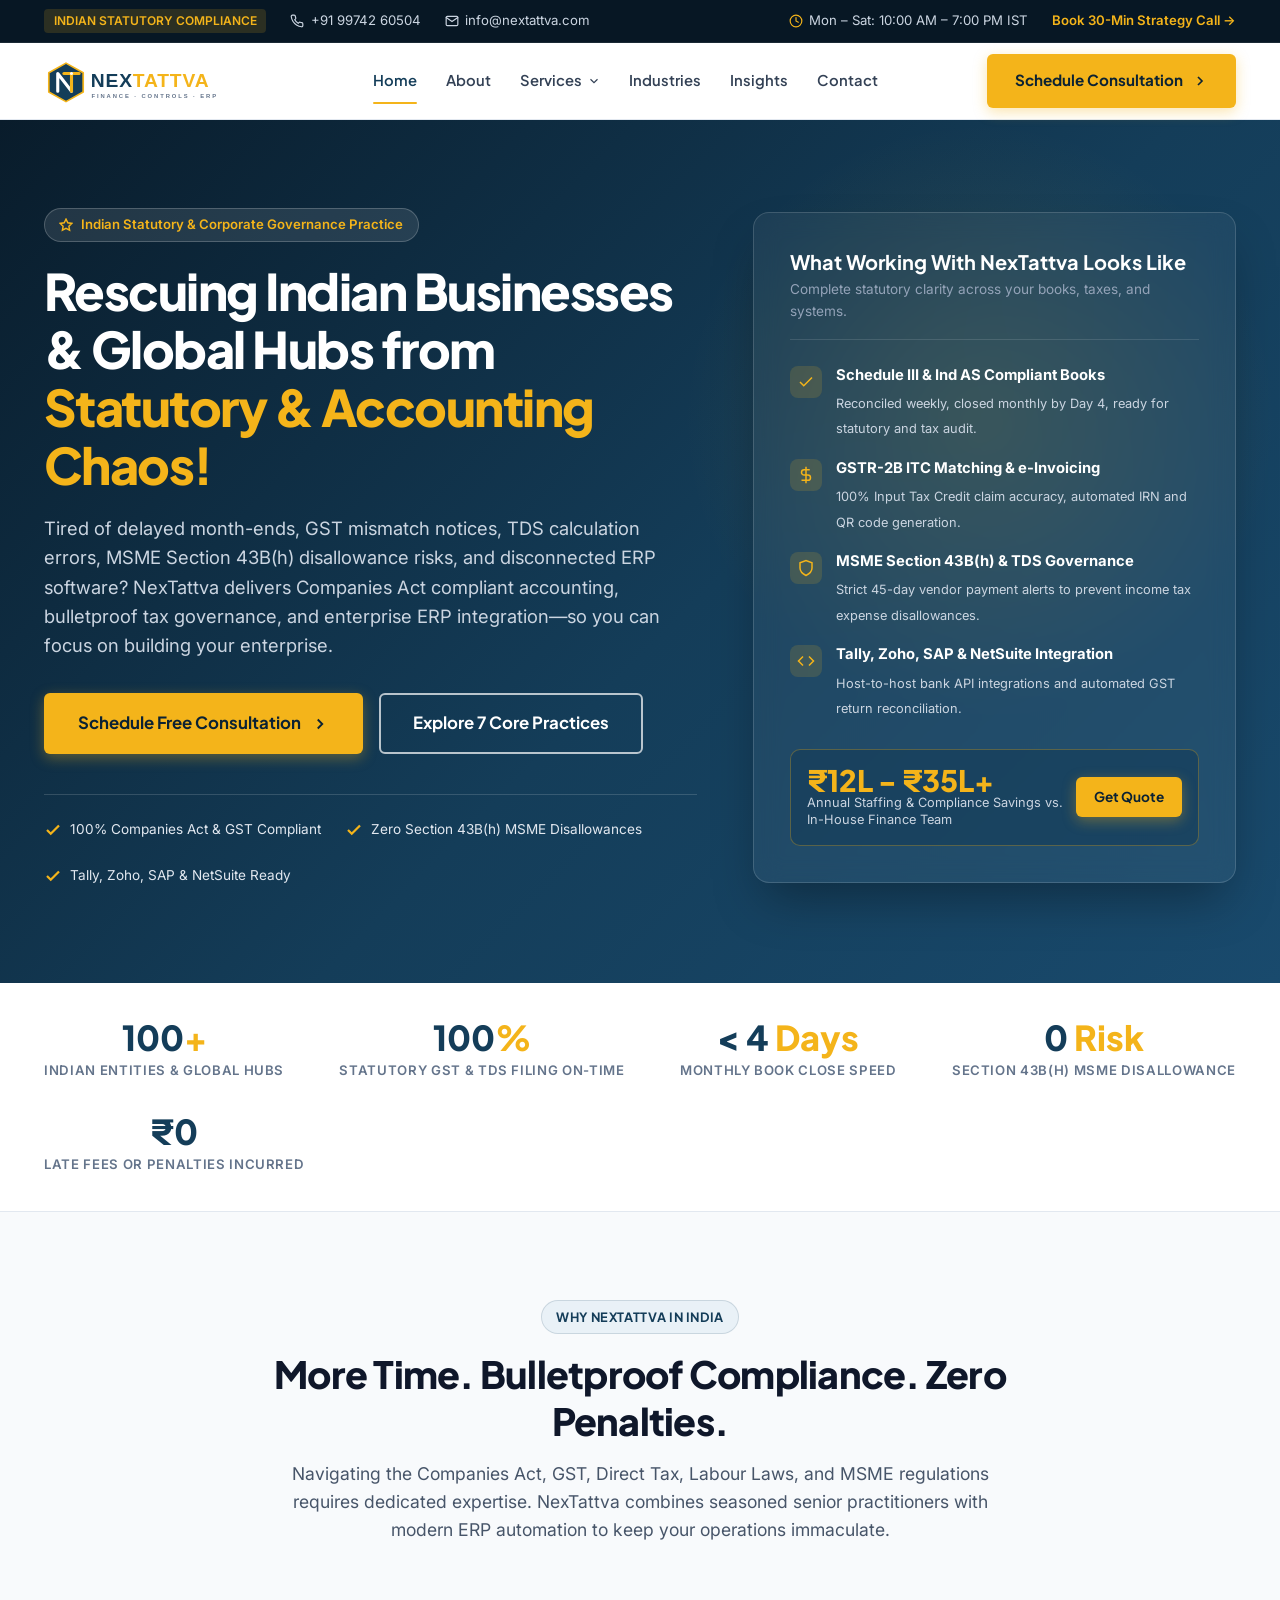
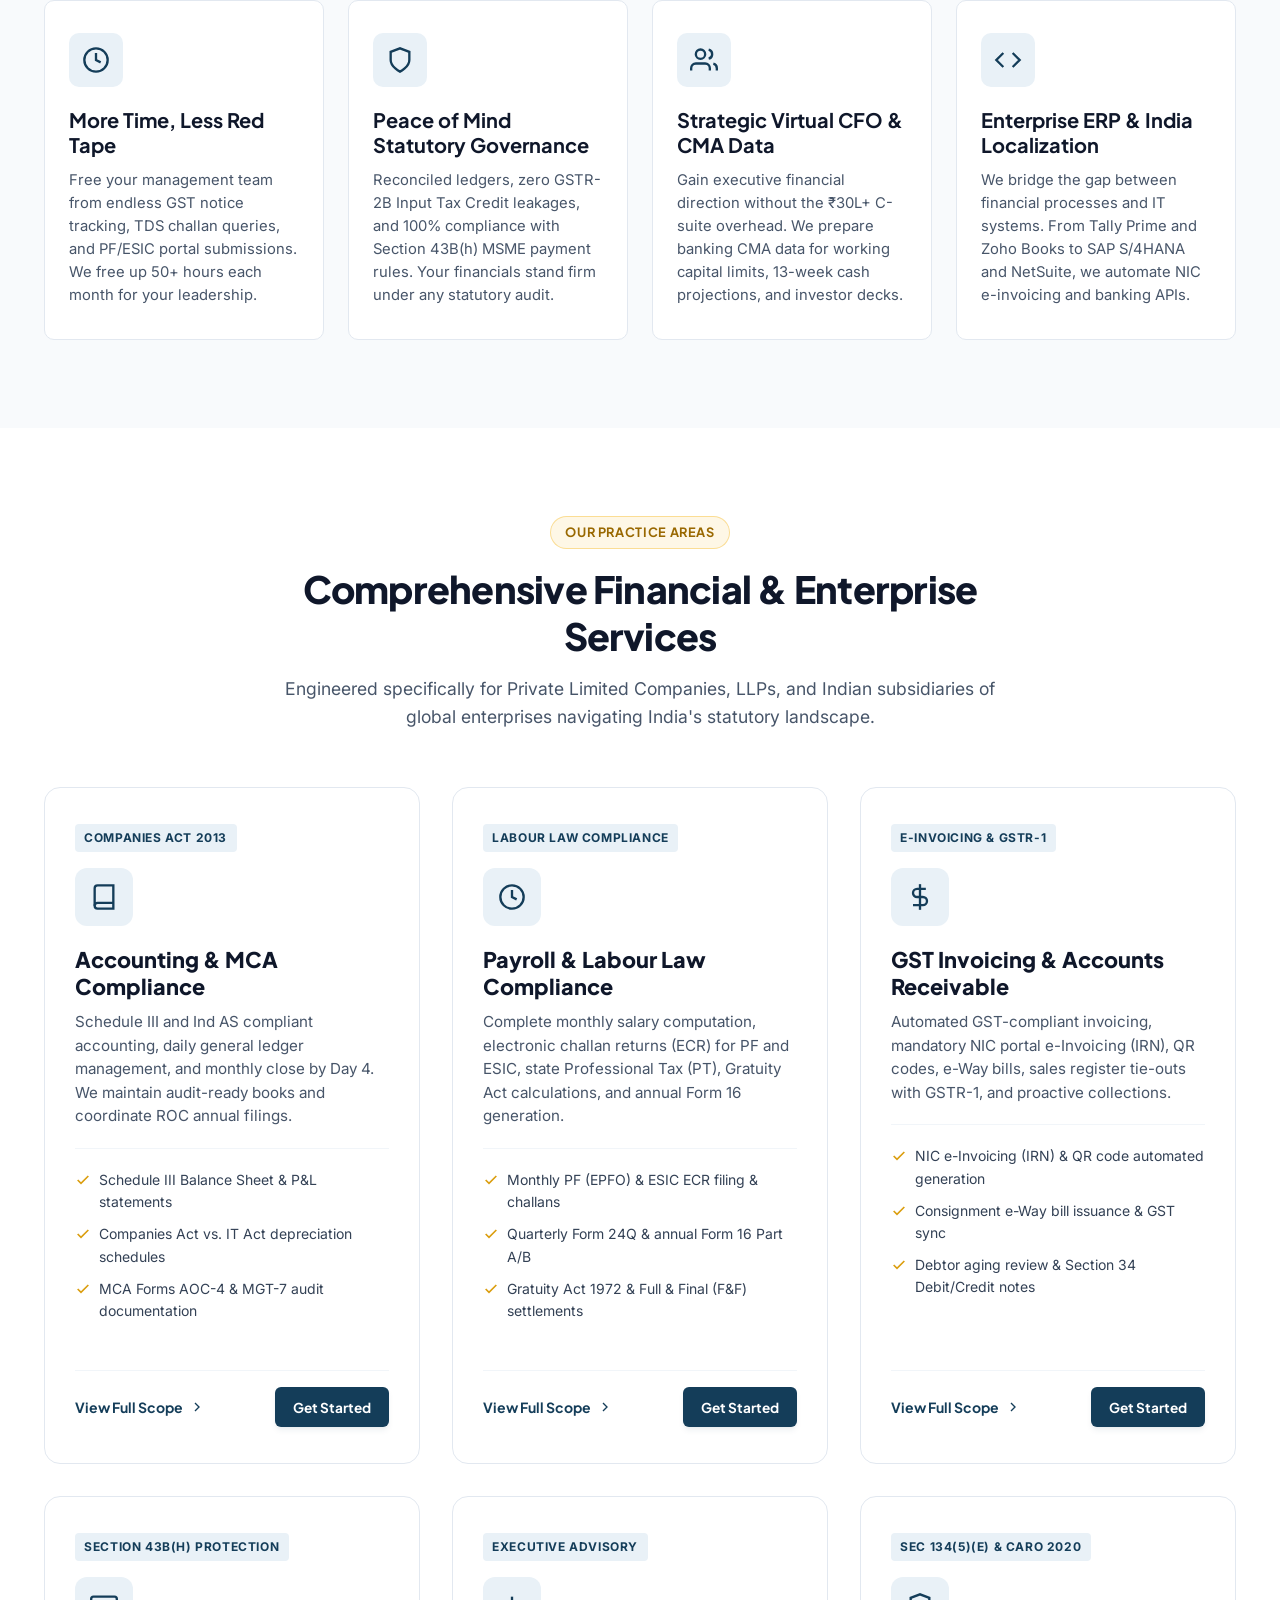
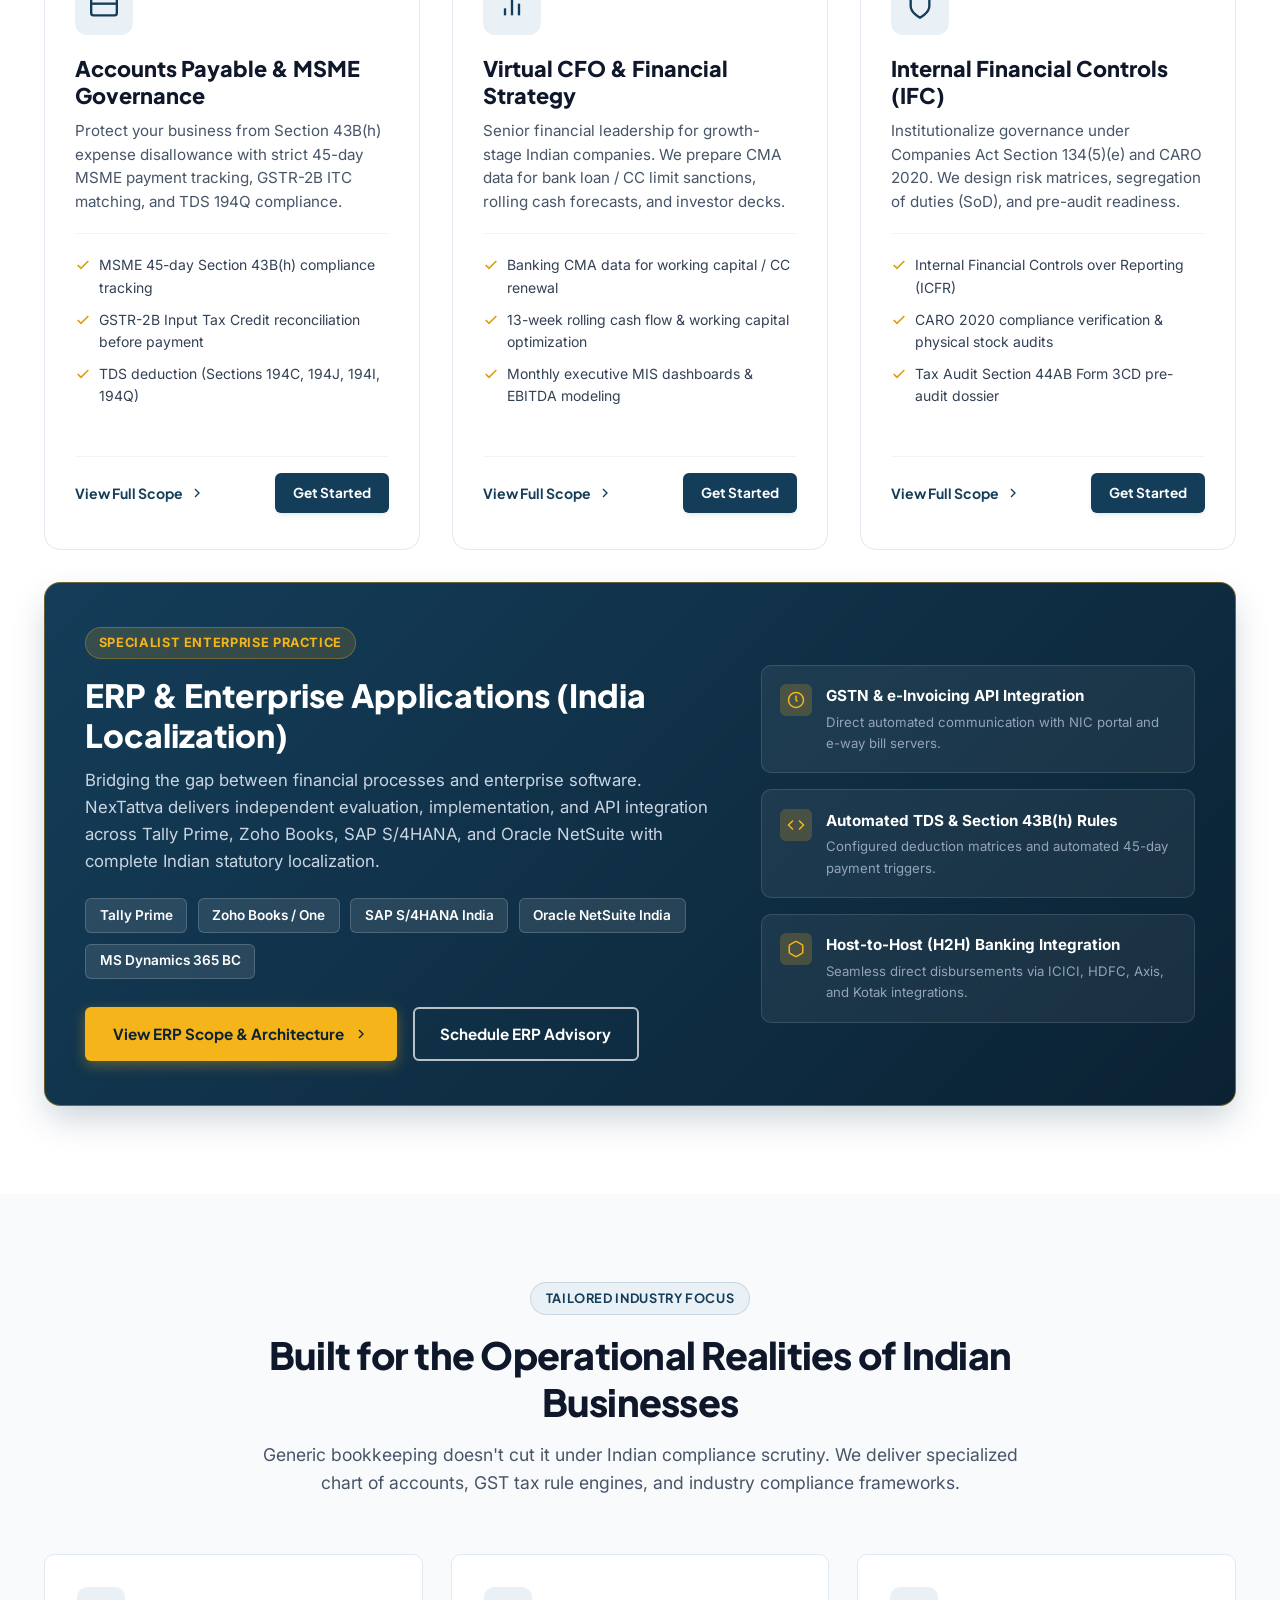
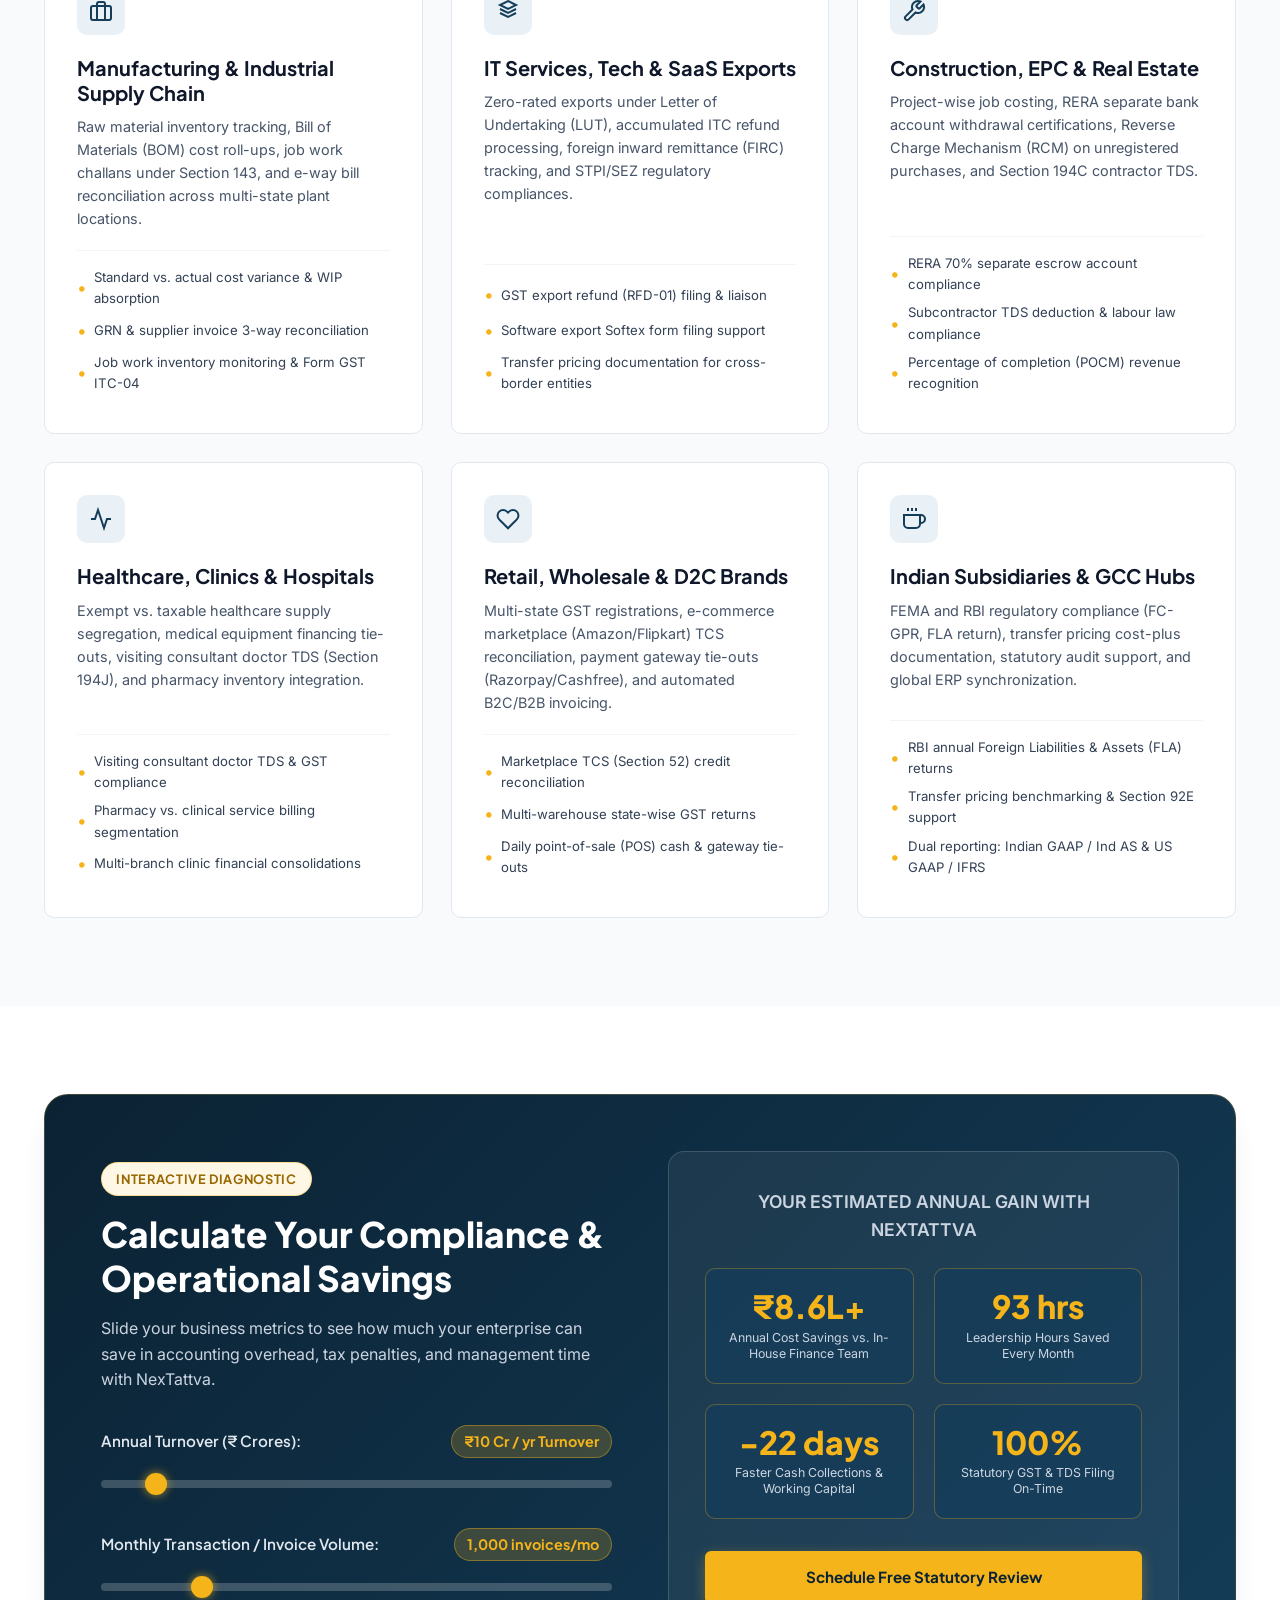
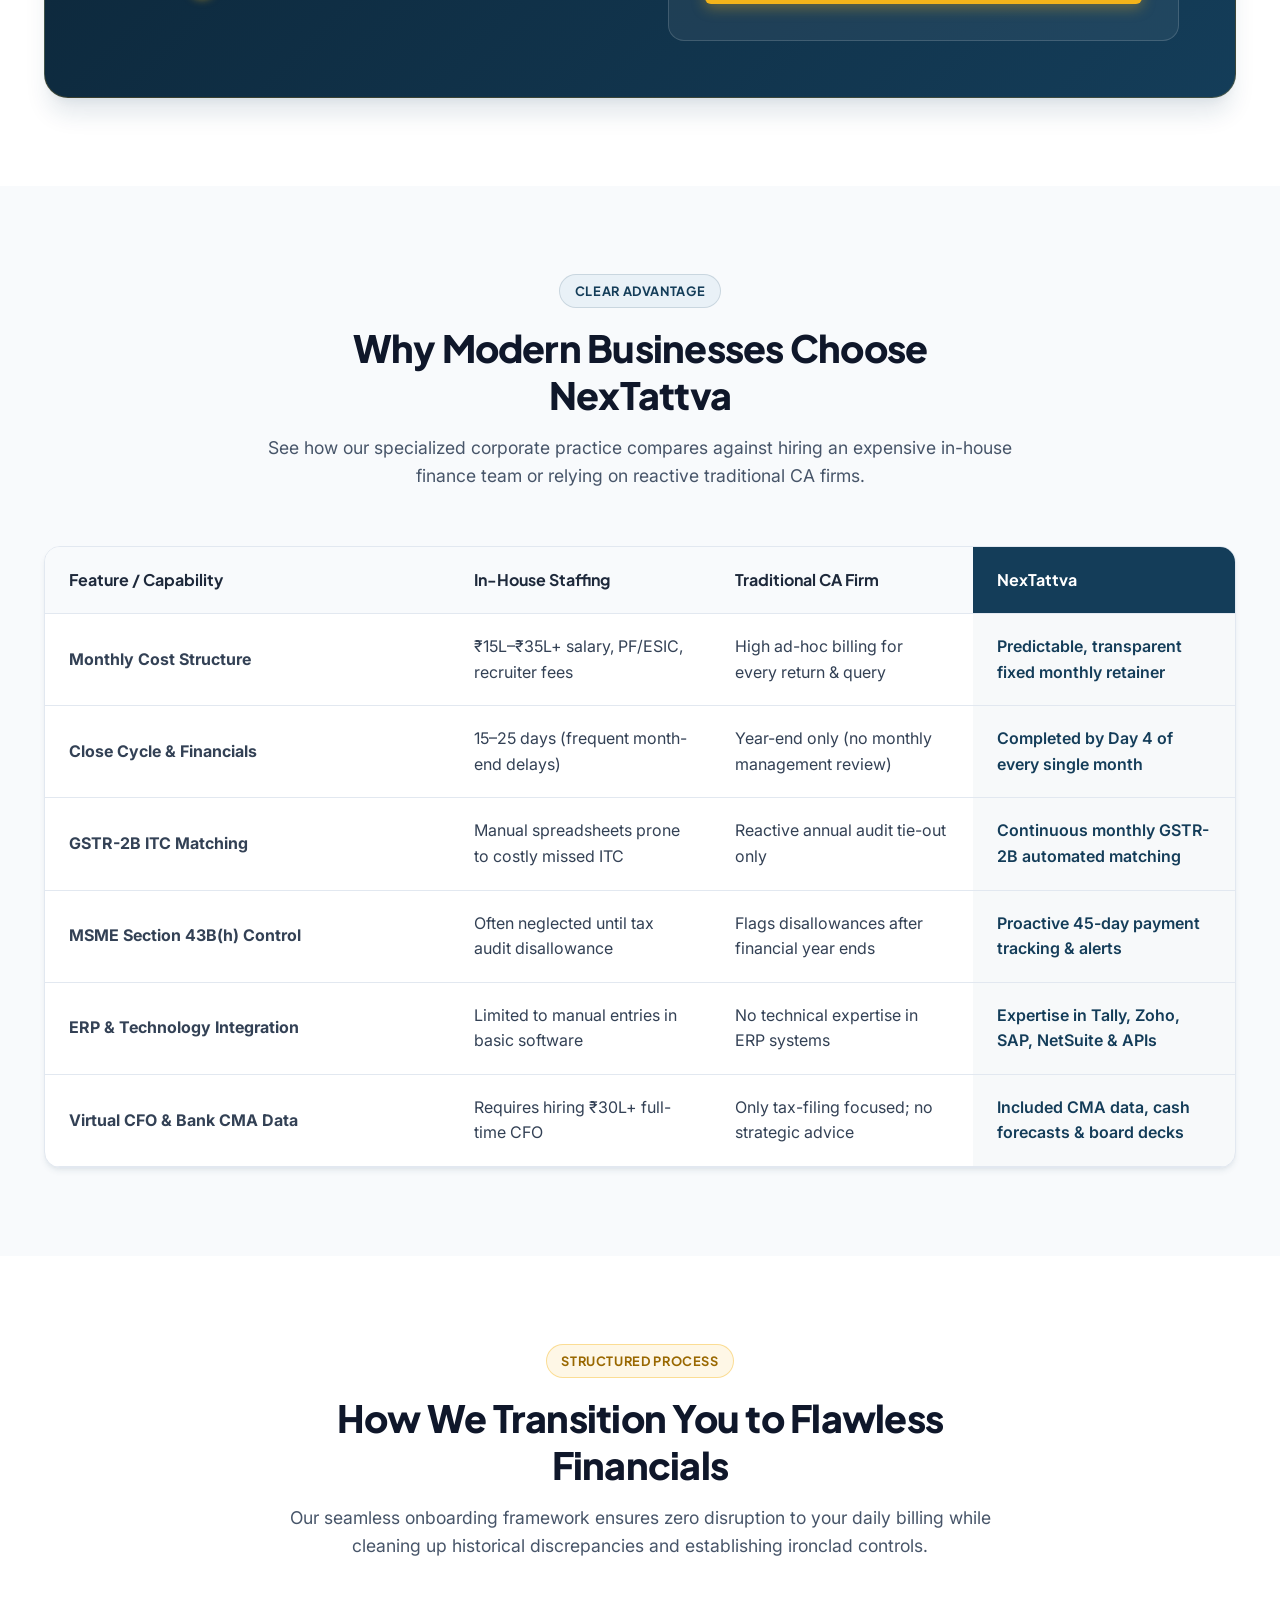
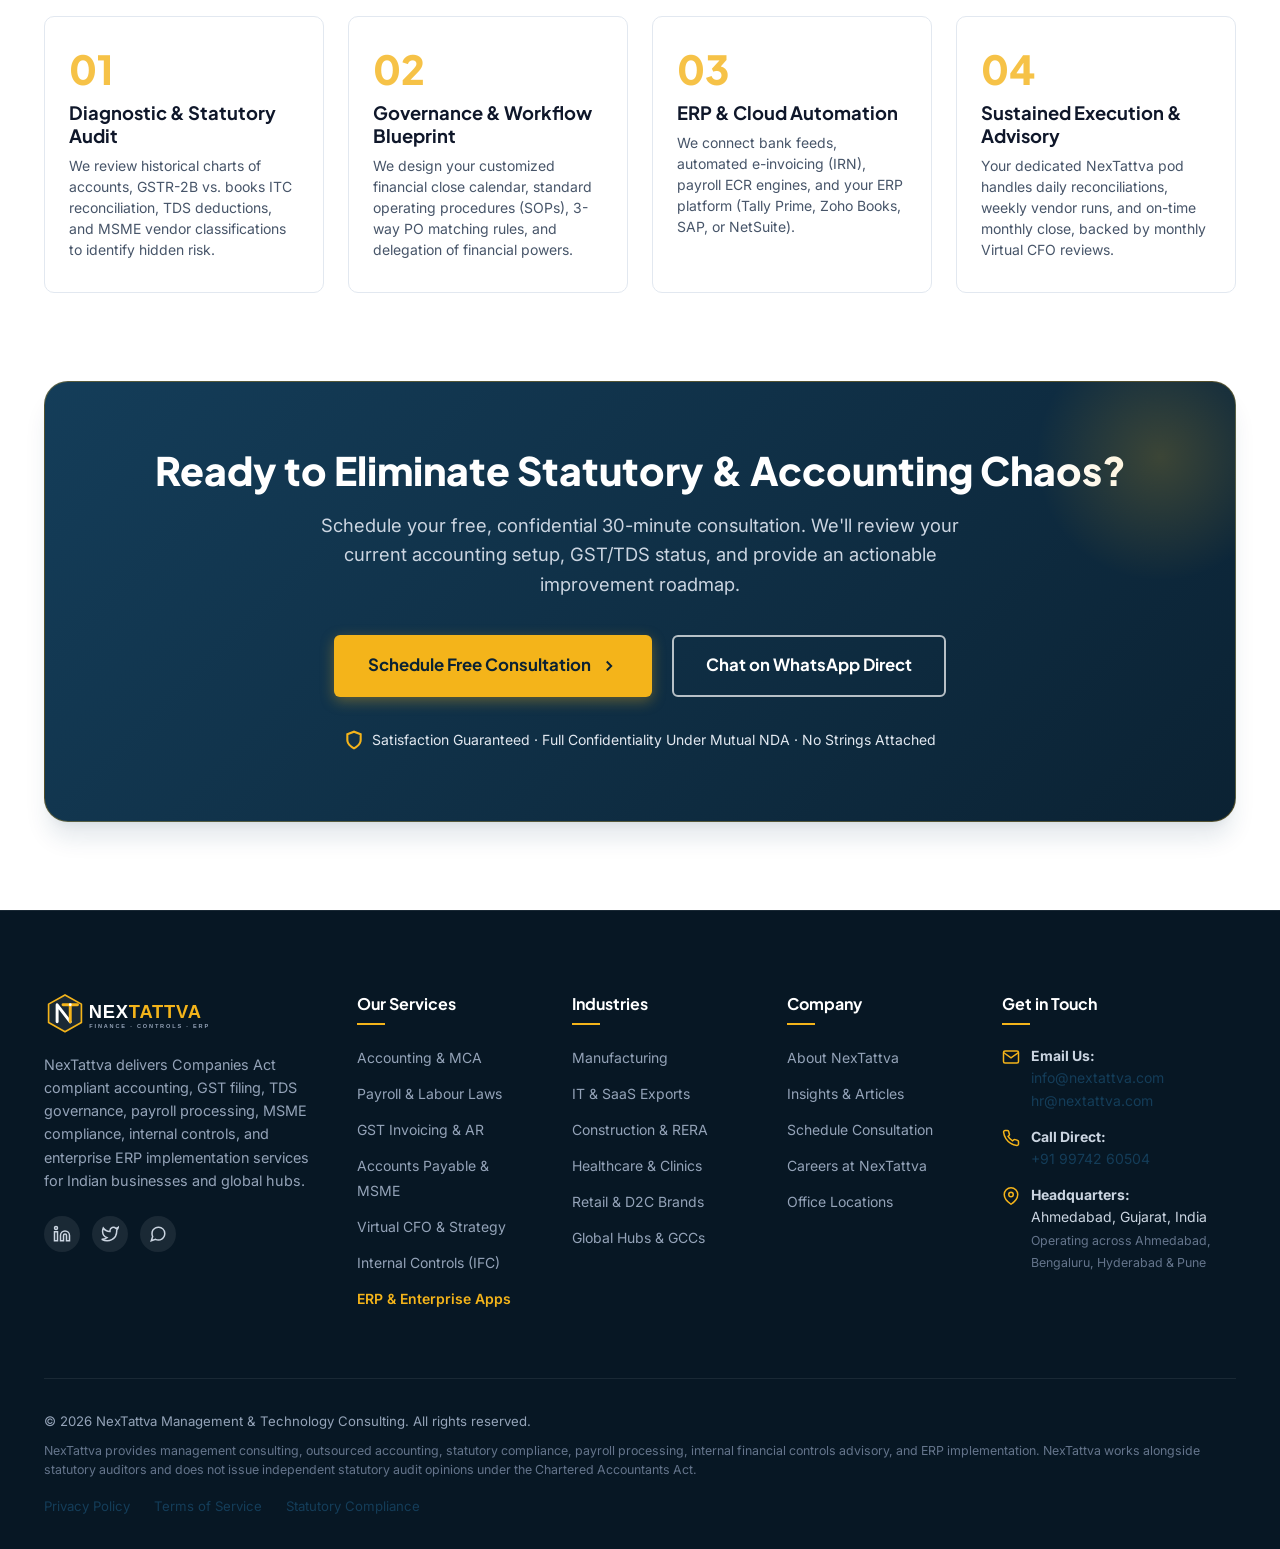
<file: index.html>
<!DOCTYPE html>
<html lang="en">
<head>
  <meta charset="UTF-8">
  <meta name="viewport" content="width=device-width, initial-scale=1.0">
  <title>NexTattva | Accounting, GST, Payroll, Internal Controls & ERP Applications (India)</title>
  <meta name="description" content="NexTattva provides Companies Act compliant accounting, GST filing, TDS governance, payroll (PF/ESIC), MSME Section 43B(h) compliance, virtual CFO, and ERP implementation for Indian businesses and global subsidiaries.">
  <link rel="icon" type="image/svg+xml" href="assets/images/logo.svg">
  <link rel="stylesheet" href="assets/css/styles.css">
</head>
<body>

  <!-- Top Notification Bar -->
  <aside class="top-bar" aria-label="Announcement">
    <div class="container">
      <div class="top-bar-inner">
        <div class="top-bar-left">
          <span class="top-bar-tag">INDIAN STATUTORY COMPLIANCE</span>
          <a href="tel:+919974260504" class="top-bar-item">
            <svg width="14" height="14" viewBox="0 0 24 24" fill="none" stroke="currentColor" stroke-width="2" stroke-linecap="round" stroke-linejoin="round"><path d="M22 16.92v3a2 2 0 0 1-2.18 2 19.79 19.79 0 0 1-8.63-3.07 19.5 19.5 0 0 1-6-6 19.79 19.79 0 0 1-3.07-8.67A2 2 0 0 1 4.11 2h3a2 2 0 0 1 2 1.72 12.84 12.84 0 0 0 .7 2.81 2 2 0 0 1-.45 2.11L8.09 9.91a16 16 0 0 0 6 6l1.27-1.27a2 2 0 0 1 2.11-.45 12.84 12.84 0 0 0 2.81.7A2 2 0 0 1 22 16.92z"></path></svg>
            <span>+91 99742 60504</span>
          </a>
          <a href="mailto:info@nextattva.com" class="top-bar-item">
            <svg width="14" height="14" viewBox="0 0 24 24" fill="none" stroke="currentColor" stroke-width="2" stroke-linecap="round" stroke-linejoin="round"><path d="M4 4h16c1.1 0 2 .9 2 2v12c0 1.1-.9 2-2 2H4c-1.1 0-2-.9-2-2V6c0-1.1.9-2 2-2z"></path><polyline points="22,6 12,13 2,6"></polyline></svg>
            <span>info@nextattva.com</span>
          </a>
        </div>
        <div class="top-bar-right">
          <span class="top-bar-item">
            <svg width="14" height="14" viewBox="0 0 24 24" fill="none" stroke="#f4b41a" stroke-width="2" stroke-linecap="round" stroke-linejoin="round"><circle cx="12" cy="12" r="10"></circle><polyline points="12 6 12 12 16 14"></polyline></svg>
            Mon – Sat: 10:00 AM – 7:00 PM IST
          </span>
          <a href="https://calendly.com/nextattva_consultation" target="_blank" rel="noopener noreferrer" class="top-bar-item" style="color:#f4b41a;font-weight:600;">
            Book 30-Min Strategy Call &rarr;
          </a>
        </div>
      </div>
    </div>
  </aside>

  <!-- Main Navigation Header -->
  <header class="header">
    <div class="container">
      <div class="nav-container">
        <a href="index.html" class="brand-logo" aria-label="NexTattva Home">
          <img src="assets/images/logo.svg" alt="NexTattva Logo">
        </a>

        <!-- Desktop Navigation -->
        <nav class="nav-menu" aria-label="Main Navigation">
          <a href="index.html" class="nav-link active">Home</a>
          <a href="about.html" class="nav-link">About</a>
          
          <!-- Services Dropdown (7 Indian Statutory Services) -->
          <div class="nav-item-dropdown">
            <a href="services.html" class="nav-link" style="display:flex;align-items:center;gap:0.3rem;">
              Services
              <svg width="14" height="14" viewBox="0 0 24 24" fill="none" stroke="currentColor" stroke-width="2"><polyline points="6 9 12 15 18 9"></polyline></svg>
            </a>
            <div class="nav-dropdown">
              <a href="services.html#bookkeeping" class="nav-dropdown-item">
                <div class="nav-dropdown-icon">
                  <svg width="18" height="18" viewBox="0 0 24 24" fill="none" stroke="currentColor" stroke-width="2"><path d="M4 19.5A2.5 2.5 0 0 1 6.5 17H20"></path><path d="M6.5 2H20v20H6.5A2.5 2.5 0 0 1 4 19.5v-15A2.5 2.5 0 0 1 6.5 2z"></path></svg>
                </div>
                <div>
                  <div class="nav-dropdown-title">Accounting & MCA Compliance</div>
                  <div class="nav-dropdown-desc">Companies Act Schedule III & monthly Day 4 close</div>
                </div>
              </a>
              <a href="services.html#payroll" class="nav-dropdown-item">
                <div class="nav-dropdown-icon">
                  <svg width="18" height="18" viewBox="0 0 24 24" fill="none" stroke="currentColor" stroke-width="2"><circle cx="12" cy="12" r="10"></circle><path d="M12 6v6l4 2"></path></svg>
                </div>
                <div>
                  <div class="nav-dropdown-title">Payroll & Labour Laws</div>
                  <div class="nav-dropdown-desc">PF (EPFO), ESIC, PT, Gratuity & Form 16</div>
                </div>
              </a>
              <a href="services.html#ar" class="nav-dropdown-item">
                <div class="nav-dropdown-icon">
                  <svg width="18" height="18" viewBox="0 0 24 24" fill="none" stroke="currentColor" stroke-width="2"><line x1="12" y1="1" x2="12" y2="23"></line><path d="M17 5H9.5a3.5 3.5 0 0 0 0 7h5a3.5 3.5 0 0 1 0 7H6"></path></svg>
                </div>
                <div>
                  <div class="nav-dropdown-title">GST Invoicing & AR</div>
                  <div class="nav-dropdown-desc">e-Invoicing (IRN), e-Way bills & GSTR-1 sync</div>
                </div>
              </a>
              <a href="services.html#ap" class="nav-dropdown-item">
                <div class="nav-dropdown-icon">
                  <svg width="18" height="18" viewBox="0 0 24 24" fill="none" stroke="currentColor" stroke-width="2"><rect x="1" y="4" width="22" height="16" rx="2" ry="2"></rect><line x1="1" y1="10" x2="23" y2="10"></line></svg>
                </div>
                <div>
                  <div class="nav-dropdown-title">Accounts Payable & MSME</div>
                  <div class="nav-dropdown-desc">Section 43B(h) 45-day tracking & GSTR-2B ITC</div>
                </div>
              </a>
              <a href="services.html#vcfo" class="nav-dropdown-item">
                <div class="nav-dropdown-icon">
                  <svg width="18" height="18" viewBox="0 0 24 24" fill="none" stroke="currentColor" stroke-width="2"><line x1="18" y1="20" x2="18" y2="10"></line><line x1="12" y1="20" x2="12" y2="4"></line><line x1="6" y1="20" x2="6" y2="14"></line></svg>
                </div>
                <div>
                  <div class="nav-dropdown-title">Virtual CFO & Strategy</div>
                  <div class="nav-dropdown-desc">Bank CMA data, working capital & board decks</div>
                </div>
              </a>
              <a href="services.html#controls" class="nav-dropdown-item">
                <div class="nav-dropdown-icon">
                  <svg width="18" height="18" viewBox="0 0 24 24" fill="none" stroke="currentColor" stroke-width="2"><path d="M12 22s8-4 8-10V5l-8-3-8 3v7c0 6 8 10 8 10z"></path></svg>
                </div>
                <div>
                  <div class="nav-dropdown-title">Internal Financial Controls (IFC)</div>
                  <div class="nav-dropdown-desc">Companies Act Sec 134(5)(e) & CARO 2020</div>
                </div>
              </a>
              <a href="services.html#erp" class="nav-dropdown-item" style="background:#fffcf4;border:1px solid rgba(244,180,26,0.3);">
                <div class="nav-dropdown-icon" style="background:#143d59;color:#f4b41a;">
                  <svg width="18" height="18" viewBox="0 0 24 24" fill="none" stroke="currentColor" stroke-width="2"><polyline points="16 18 22 12 16 6"></polyline><polyline points="8 6 2 12 8 18"></polyline></svg>
                </div>
                <div>
                  <div class="nav-dropdown-title" style="color:#143d59;">ERP & Enterprise Applications</div>
                  <div class="nav-dropdown-desc">Tally Prime, Zoho Books, SAP & NetSuite</div>
                </div>
              </a>
            </div>
          </div>

          <a href="industries.html" class="nav-link">Industries</a>
          <a href="insights.html" class="nav-link">Insights</a>
          <a href="contact.html" class="nav-link">Contact</a>
        </nav>

        <!-- CTA Action -->
        <div class="nav-actions">
          <a href="contact.html" class="btn btn-accent">
            <span>Schedule Consultation</span>
            <svg width="16" height="16" viewBox="0 0 24 24" fill="none" stroke="currentColor" stroke-width="2.5"><polyline points="9 18 15 12 9 6"></polyline></svg>
          </a>
          <button class="mobile-toggle" id="mobileToggle" aria-label="Open Navigation Menu">
            <svg width="26" height="26" viewBox="0 0 24 24" fill="none" stroke="currentColor" stroke-width="2"><line x1="3" y1="12" x2="21" y2="12"></line><line x1="3" y1="6" x2="21" y2="6"></line><line x1="3" y1="18" x2="21" y2="18"></line></svg>
          </button>
        </div>
      </div>
    </div>
  </header>

  <!-- Mobile Drawer Menu -->
  <div class="modal-overlay" id="drawerOverlay"></div>
  <aside class="mobile-drawer" id="mobileDrawer" aria-label="Mobile Navigation">
    <div class="mobile-drawer-header">
      <img src="assets/images/logo.svg" alt="NexTattva Logo" style="height:36px;">
      <button class="modal-close" id="drawerClose" aria-label="Close Navigation">&times;</button>
    </div>
    <div class="mobile-drawer-links">
      <a href="index.html" class="mobile-drawer-link">Home</a>
      <a href="about.html" class="mobile-drawer-link">About NexTattva</a>
      <a href="services.html" class="mobile-drawer-link">Services (7 Practices)</a>
      <a href="industries.html" class="mobile-drawer-link">Industry Verticals</a>
      <a href="insights.html" class="mobile-drawer-link">Insights & Blogs</a>
      <a href="contact.html" class="mobile-drawer-link">Contact Us</a>
    </div>
    <div style="margin-top:auto;display:flex;flex-direction:column;gap:1rem;">
      <a href="contact.html" class="btn btn-accent" style="width:100%;">Book Free Consultation</a>
      <a href="https://wa.me/919974260504?text=Hi%20NexTattva%2C%20I%20would%20like%20to%20schedule%20a%20consultation." class="btn btn-primary" style="width:100%;">WhatsApp Direct</a>
    </div>
  </aside>

  <!-- Hero Section (Indian Statutory & Operational Focus) -->
  <section class="hero">
    <div class="container">
      <div class="hero-grid">
        <div class="hero-left">
          <div class="hero-tag">
            <svg width="14" height="14" viewBox="0 0 24 24" fill="none" stroke="currentColor" stroke-width="2.5"><path d="M12 2l3.09 6.26L22 9.27l-5 4.87 1.18 6.88L12 17.77l-6.18 3.25L7 14.14 2 9.27l6.91-1.01L12 2z"></path></svg>
            <span>Indian Statutory & Corporate Governance Practice</span>
          </div>
          <h1 class="hero-title">
            Rescuing Indian Businesses & Global Hubs from <span class="text-gold">Statutory & Accounting Chaos!</span>
          </h1>
          <p class="hero-lead">
            Tired of delayed month-ends, GST mismatch notices, TDS calculation errors, MSME Section 43B(h) disallowance risks, and disconnected ERP software? NexTattva delivers Companies Act compliant accounting, bulletproof tax governance, and enterprise ERP integration—so you can focus on building your enterprise.
          </p>
          <div class="hero-ctas">
            <a href="contact.html" class="btn btn-accent btn-lg">
              <span>Schedule Free Consultation</span>
              <svg width="18" height="18" viewBox="0 0 24 24" fill="none" stroke="currentColor" stroke-width="2.5"><polyline points="9 18 15 12 9 6"></polyline></svg>
            </a>
            <a href="#services" class="btn btn-outline-white btn-lg">
              <span>Explore 7 Core Practices</span>
            </a>
          </div>
          <div class="hero-highlights">
            <div class="hero-highlight-item">
              <svg width="18" height="18" viewBox="0 0 24 24" fill="none" stroke="currentColor" stroke-width="3"><polyline points="20 6 9 17 4 12"></polyline></svg>
              <span>100% Companies Act & GST Compliant</span>
            </div>
            <div class="hero-highlight-item">
              <svg width="18" height="18" viewBox="0 0 24 24" fill="none" stroke="currentColor" stroke-width="3"><polyline points="20 6 9 17 4 12"></polyline></svg>
              <span>Zero Section 43B(h) MSME Disallowances</span>
            </div>
            <div class="hero-highlight-item">
              <svg width="18" height="18" viewBox="0 0 24 24" fill="none" stroke="currentColor" stroke-width="3"><polyline points="20 6 9 17 4 12"></polyline></svg>
              <span>Tally, Zoho, SAP & NetSuite Ready</span>
            </div>
          </div>
        </div>

        <!-- Hero Right Quick Metric Card -->
        <div class="hero-right">
          <div class="hero-card">
            <div class="hero-card-header">
              <h2 class="hero-card-title">What Working With NexTattva Looks Like</h2>
              <p class="hero-card-subtitle">Complete statutory clarity across your books, taxes, and systems.</p>
            </div>
            <div class="hero-card-list">
              <div class="hero-card-item">
                <div class="hero-card-icon">
                  <svg width="18" height="18" viewBox="0 0 24 24" fill="none" stroke="currentColor" stroke-width="2"><polyline points="20 6 9 17 4 12"></polyline></svg>
                </div>
                <div class="hero-card-text">
                  <strong>Schedule III & Ind AS Compliant Books</strong>
                  <span>Reconciled weekly, closed monthly by Day 4, ready for statutory and tax audit.</span>
                </div>
              </div>
              <div class="hero-card-item">
                <div class="hero-card-icon">
                  <svg width="18" height="18" viewBox="0 0 24 24" fill="none" stroke="currentColor" stroke-width="2"><line x1="12" y1="1" x2="12" y2="23"></line><path d="M17 5H9.5a3.5 3.5 0 0 0 0 7h5a3.5 3.5 0 0 1 0 7H6"></path></svg>
                </div>
                <div class="hero-card-text">
                  <strong>GSTR-2B ITC Matching & e-Invoicing</strong>
                  <span>100% Input Tax Credit claim accuracy, automated IRN and QR code generation.</span>
                </div>
              </div>
              <div class="hero-card-item">
                <div class="hero-card-icon">
                  <svg width="18" height="18" viewBox="0 0 24 24" fill="none" stroke="currentColor" stroke-width="2"><path d="M12 22s8-4 8-10V5l-8-3-8 3v7c0 6 8 10 8 10z"></path></svg>
                </div>
                <div class="hero-card-text">
                  <strong>MSME Section 43B(h) & TDS Governance</strong>
                  <span>Strict 45-day vendor payment alerts to prevent income tax expense disallowances.</span>
                </div>
              </div>
              <div class="hero-card-item">
                <div class="hero-card-icon">
                  <svg width="18" height="18" viewBox="0 0 24 24" fill="none" stroke="currentColor" stroke-width="2"><polyline points="16 18 22 12 16 6"></polyline><polyline points="8 6 2 12 8 18"></polyline></svg>
                </div>
                <div class="hero-card-text">
                  <strong>Tally, Zoho, SAP & NetSuite Integration</strong>
                  <span>Host-to-host bank API integrations and automated GST return reconciliation.</span>
                </div>
              </div>
            </div>
            <div class="hero-card-stat">
              <div>
                <div class="hero-card-stat-num">₹12L - ₹35L+</div>
                <div class="hero-card-stat-label">Annual Staffing & Compliance Savings vs. In-House Finance Team</div>
              </div>
              <a href="contact.html" class="btn btn-accent btn-sm">Get Quote</a>
            </div>
          </div>
        </div>
      </div>
    </div>
  </section>

  <!-- Trust Metrics Bar -->
  <section class="trust-bar">
    <div class="container">
      <div class="trust-bar-inner">
        <div class="trust-stat">
          <div class="trust-stat-val">100<span>+</span></div>
          <div class="trust-stat-lbl">Indian Entities & Global Hubs</div>
        </div>
        <div class="trust-stat">
          <div class="trust-stat-val">100<span>%</span></div>
          <div class="trust-stat-lbl">Statutory GST & TDS Filing On-Time</div>
        </div>
        <div class="trust-stat">
          <div class="trust-stat-val">&lt; 4 <span>Days</span></div>
          <div class="trust-stat-lbl">Monthly Book Close Speed</div>
        </div>
        <div class="trust-stat">
          <div class="trust-stat-val">0<span> Risk</span></div>
          <div class="trust-stat-lbl">Section 43B(h) MSME Disallowance</div>
        </div>
        <div class="trust-stat">
          <div class="trust-stat-val">₹0</div>
          <div class="trust-stat-lbl">Late Fees or Penalties Incurred</div>
        </div>
      </div>
    </div>
  </section>

  <!-- The NexTattva Edge (Indian Regulatory Value Proposition) -->
  <section class="section section-bg-light">
    <div class="container">
      <div class="section-header">
        <span class="badge badge-navy">Why NexTattva in India</span>
        <h2 class="section-title">More Time. Bulletproof Compliance. Zero Penalties.</h2>
        <p class="section-subtitle">
          Navigating the Companies Act, GST, Direct Tax, Labour Laws, and MSME regulations requires dedicated expertise. NexTattva combines seasoned senior practitioners with modern ERP automation to keep your operations immaculate.
        </p>
      </div>

      <div class="edge-grid">
        <!-- Card 1 -->
        <div class="edge-card">
          <div class="edge-icon">
            <svg width="28" height="28" viewBox="0 0 24 24" fill="none" stroke="currentColor" stroke-width="2"><circle cx="12" cy="12" r="10"></circle><polyline points="12 6 12 12 16 14"></polyline></svg>
          </div>
          <h3 class="edge-title">More Time, Less Red Tape</h3>
          <p class="edge-desc">
            Free your management team from endless GST notice tracking, TDS challan queries, and PF/ESIC portal submissions. We free up 50+ hours each month for your leadership.
          </p>
        </div>

        <!-- Card 2 -->
        <div class="edge-card">
          <div class="edge-icon">
            <svg width="28" height="28" viewBox="0 0 24 24" fill="none" stroke="currentColor" stroke-width="2"><path d="M12 22s8-4 8-10V5l-8-3-8 3v7c0 6 8 10 8 10z"></path></svg>
          </div>
          <h3 class="edge-title">Peace of Mind Statutory Governance</h3>
          <p class="edge-desc">
            Reconciled ledgers, zero GSTR-2B Input Tax Credit leakages, and 100% compliance with Section 43B(h) MSME payment rules. Your financials stand firm under any statutory audit.
          </p>
        </div>

        <!-- Card 3 -->
        <div class="edge-card">
          <div class="edge-icon">
            <svg width="28" height="28" viewBox="0 0 24 24" fill="none" stroke="currentColor" stroke-width="2"><path d="M17 21v-2a4 4 0 0 0-4-4H5a4 4 0 0 0-4 4v2"></path><circle cx="9" cy="7" r="4"></circle><path d="M23 21v-2a4 4 0 0 0-3-3.87"></path><path d="M16 3.13a4 4 0 0 1 0 7.75"></path></svg>
          </div>
          <h3 class="edge-title">Strategic Virtual CFO & CMA Data</h3>
          <p class="edge-desc">
            Gain executive financial direction without the ₹30L+ C-suite overhead. We prepare banking CMA data for working capital limits, 13-week cash projections, and investor decks.
          </p>
        </div>

        <!-- Card 4 -->
        <div class="edge-card">
          <div class="edge-icon">
            <svg width="28" height="28" viewBox="0 0 24 24" fill="none" stroke="currentColor" stroke-width="2"><polyline points="16 18 22 12 16 6"></polyline><polyline points="8 6 2 12 8 18"></polyline></svg>
          </div>
          <h3 class="edge-title">Enterprise ERP & India Localization</h3>
          <p class="edge-desc">
            We bridge the gap between financial processes and IT systems. From Tally Prime and Zoho Books to SAP S/4HANA and NetSuite, we automate NIC e-invoicing and banking APIs.
          </p>
        </div>
      </div>
    </div>
  </section>

  <!-- Core Services Showcase (7 Full Practices - Indian Regulatory Focus) -->
  <section class="section" id="services">
    <div class="container">
      <div class="section-header">
        <span class="badge badge-gold">Our Practice Areas</span>
        <h2 class="section-title">Comprehensive Financial & Enterprise Services</h2>
        <p class="section-subtitle">
          Engineered specifically for Private Limited Companies, LLPs, and Indian subsidiaries of global enterprises navigating India's statutory landscape.
        </p>
      </div>

      <div class="services-grid">
        
        <!-- Service 1: Accounting & MCA Compliance -->
        <div class="service-card">
          <div class="service-card-top">
            <span class="service-badge">Companies Act 2013</span>
            <div class="service-icon-box">
              <svg width="28" height="28" viewBox="0 0 24 24" fill="none" stroke="currentColor" stroke-width="2"><path d="M4 19.5A2.5 2.5 0 0 1 6.5 17H20"></path><path d="M6.5 2H20v20H6.5A2.5 2.5 0 0 1 4 19.5v-15A2.5 2.5 0 0 1 6.5 2z"></path></svg>
            </div>
            <h3 class="service-name">Accounting & MCA Compliance</h3>
            <p class="service-summary">
              Schedule III and Ind AS compliant accounting, daily general ledger management, and monthly close by Day 4. We maintain audit-ready books and coordinate ROC annual filings.
            </p>
            <ul class="service-features">
              <li>
                <svg width="16" height="16" viewBox="0 0 24 24" fill="none" stroke="currentColor" stroke-width="2.5"><polyline points="20 6 9 17 4 12"></polyline></svg>
                <span>Schedule III Balance Sheet & P&L statements</span>
              </li>
              <li>
                <svg width="16" height="16" viewBox="0 0 24 24" fill="none" stroke="currentColor" stroke-width="2.5"><polyline points="20 6 9 17 4 12"></polyline></svg>
                <span>Companies Act vs. IT Act depreciation schedules</span>
              </li>
              <li>
                <svg width="16" height="16" viewBox="0 0 24 24" fill="none" stroke="currentColor" stroke-width="2.5"><polyline points="20 6 9 17 4 12"></polyline></svg>
                <span>MCA Forms AOC-4 & MGT-7 audit documentation</span>
              </li>
            </ul>
          </div>
          <div class="service-card-bottom">
            <button class="service-learn-more" data-service="bookkeeping">
              <span>View Full Scope</span>
              <svg width="16" height="16" viewBox="0 0 24 24" fill="none" stroke="currentColor" stroke-width="2"><polyline points="9 18 15 12 9 6"></polyline></svg>
            </button>
            <a href="contact.html" class="btn btn-primary btn-sm">Get Started</a>
          </div>
        </div>

        <!-- Service 2: Payroll & Statutory Labour Laws -->
        <div class="service-card">
          <div class="service-card-top">
            <span class="service-badge">Labour Law Compliance</span>
            <div class="service-icon-box">
              <svg width="28" height="28" viewBox="0 0 24 24" fill="none" stroke="currentColor" stroke-width="2"><circle cx="12" cy="12" r="10"></circle><polyline points="12 6 12 12 16 14"></polyline></svg>
            </div>
            <h3 class="service-name">Payroll & Labour Law Compliance</h3>
            <p class="service-summary">
              Complete monthly salary computation, electronic challan returns (ECR) for PF and ESIC, state Professional Tax (PT), Gratuity Act calculations, and annual Form 16 generation.
            </p>
            <ul class="service-features">
              <li>
                <svg width="16" height="16" viewBox="0 0 24 24" fill="none" stroke="currentColor" stroke-width="2.5"><polyline points="20 6 9 17 4 12"></polyline></svg>
                <span>Monthly PF (EPFO) & ESIC ECR filing & challans</span>
              </li>
              <li>
                <svg width="16" height="16" viewBox="0 0 24 24" fill="none" stroke="currentColor" stroke-width="2.5"><polyline points="20 6 9 17 4 12"></polyline></svg>
                <span>Quarterly Form 24Q & annual Form 16 Part A/B</span>
              </li>
              <li>
                <svg width="16" height="16" viewBox="0 0 24 24" fill="none" stroke="currentColor" stroke-width="2.5"><polyline points="20 6 9 17 4 12"></polyline></svg>
                <span>Gratuity Act 1972 & Full & Final (F&F) settlements</span>
              </li>
            </ul>
          </div>
          <div class="service-card-bottom">
            <button class="service-learn-more" data-service="payroll">
              <span>View Full Scope</span>
              <svg width="16" height="16" viewBox="0 0 24 24" fill="none" stroke="currentColor" stroke-width="2"><polyline points="9 18 15 12 9 6"></polyline></svg>
            </button>
            <a href="contact.html" class="btn btn-primary btn-sm">Get Started</a>
          </div>
        </div>

        <!-- Service 3: GST Invoicing & Accounts Receivable (AR) -->
        <div class="service-card">
          <div class="service-card-top">
            <span class="service-badge">e-Invoicing & GSTR-1</span>
            <div class="service-icon-box">
              <svg width="28" height="28" viewBox="0 0 24 24" fill="none" stroke="currentColor" stroke-width="2"><line x1="12" y1="1" x2="12" y2="23"></line><path d="M17 5H9.5a3.5 3.5 0 0 0 0 7h5a3.5 3.5 0 0 1 0 7H6"></path></svg>
            </div>
            <h3 class="service-name">GST Invoicing & Accounts Receivable</h3>
            <p class="service-summary">
              Automated GST-compliant invoicing, mandatory NIC portal e-Invoicing (IRN), QR codes, e-Way bills, sales register tie-outs with GSTR-1, and proactive collections.
            </p>
            <ul class="service-features">
              <li>
                <svg width="16" height="16" viewBox="0 0 24 24" fill="none" stroke="currentColor" stroke-width="2.5"><polyline points="20 6 9 17 4 12"></polyline></svg>
                <span>NIC e-Invoicing (IRN) & QR code automated generation</span>
              </li>
              <li>
                <svg width="16" height="16" viewBox="0 0 24 24" fill="none" stroke="currentColor" stroke-width="2.5"><polyline points="20 6 9 17 4 12"></polyline></svg>
                <span>Consignment e-Way bill issuance & GST sync</span>
              </li>
              <li>
                <svg width="16" height="16" viewBox="0 0 24 24" fill="none" stroke="currentColor" stroke-width="2.5"><polyline points="20 6 9 17 4 12"></polyline></svg>
                <span>Debtor aging review & Section 34 Debit/Credit notes</span>
              </li>
            </ul>
          </div>
          <div class="service-card-bottom">
            <button class="service-learn-more" data-service="ar">
              <span>View Full Scope</span>
              <svg width="16" height="16" viewBox="0 0 24 24" fill="none" stroke="currentColor" stroke-width="2"><polyline points="9 18 15 12 9 6"></polyline></svg>
            </button>
            <a href="contact.html" class="btn btn-primary btn-sm">Get Started</a>
          </div>
        </div>

        <!-- Service 4: Accounts Payable & MSME Governance -->
        <div class="service-card">
          <div class="service-card-top">
            <span class="service-badge">Section 43B(h) Protection</span>
            <div class="service-icon-box">
              <svg width="28" height="28" viewBox="0 0 24 24" fill="none" stroke="currentColor" stroke-width="2"><rect x="1" y="4" width="22" height="16" rx="2" ry="2"></rect><line x1="1" y1="10" x2="23" y2="10"></line></svg>
            </div>
            <h3 class="service-name">Accounts Payable & MSME Governance</h3>
            <p class="service-summary">
              Protect your business from Section 43B(h) expense disallowance with strict 45-day MSME payment tracking, GSTR-2B ITC matching, and TDS 194Q compliance.
            </p>
            <ul class="service-features">
              <li>
                <svg width="16" height="16" viewBox="0 0 24 24" fill="none" stroke="currentColor" stroke-width="2.5"><polyline points="20 6 9 17 4 12"></polyline></svg>
                <span>MSME 45-day Section 43B(h) compliance tracking</span>
              </li>
              <li>
                <svg width="16" height="16" viewBox="0 0 24 24" fill="none" stroke="currentColor" stroke-width="2.5"><polyline points="20 6 9 17 4 12"></polyline></svg>
                <span>GSTR-2B Input Tax Credit reconciliation before payment</span>
              </li>
              <li>
                <svg width="16" height="16" viewBox="0 0 24 24" fill="none" stroke="currentColor" stroke-width="2.5"><polyline points="20 6 9 17 4 12"></polyline></svg>
                <span>TDS deduction (Sections 194C, 194J, 194I, 194Q)</span>
              </li>
            </ul>
          </div>
          <div class="service-card-bottom">
            <button class="service-learn-more" data-service="ap">
              <span>View Full Scope</span>
              <svg width="16" height="16" viewBox="0 0 24 24" fill="none" stroke="currentColor" stroke-width="2"><polyline points="9 18 15 12 9 6"></polyline></svg>
            </button>
            <a href="contact.html" class="btn btn-primary btn-sm">Get Started</a>
          </div>
        </div>

        <!-- Service 5: Virtual CFO & Financial Strategy -->
        <div class="service-card">
          <div class="service-card-top">
            <span class="service-badge">Executive Advisory</span>
            <div class="service-icon-box">
              <svg width="28" height="28" viewBox="0 0 24 24" fill="none" stroke="currentColor" stroke-width="2"><line x1="18" y1="20" x2="18" y2="10"></line><line x1="12" y1="20" x2="12" y2="4"></line><line x1="6" y1="20" x2="6" y2="14"></line></svg>
            </div>
            <h3 class="service-name">Virtual CFO & Financial Strategy</h3>
            <p class="service-summary">
              Senior financial leadership for growth-stage Indian companies. We prepare CMA data for bank loan / CC limit sanctions, rolling cash forecasts, and investor decks.
            </p>
            <ul class="service-features">
              <li>
                <svg width="16" height="16" viewBox="0 0 24 24" fill="none" stroke="currentColor" stroke-width="2.5"><polyline points="20 6 9 17 4 12"></polyline></svg>
                <span>Banking CMA data for working capital / CC renewal</span>
              </li>
              <li>
                <svg width="16" height="16" viewBox="0 0 24 24" fill="none" stroke="currentColor" stroke-width="2.5"><polyline points="20 6 9 17 4 12"></polyline></svg>
                <span>13-week rolling cash flow & working capital optimization</span>
              </li>
              <li>
                <svg width="16" height="16" viewBox="0 0 24 24" fill="none" stroke="currentColor" stroke-width="2.5"><polyline points="20 6 9 17 4 12"></polyline></svg>
                <span>Monthly executive MIS dashboards & EBITDA modeling</span>
              </li>
            </ul>
          </div>
          <div class="service-card-bottom">
            <button class="service-learn-more" data-service="vcfo">
              <span>View Full Scope</span>
              <svg width="16" height="16" viewBox="0 0 24 24" fill="none" stroke="currentColor" stroke-width="2"><polyline points="9 18 15 12 9 6"></polyline></svg>
            </button>
            <a href="contact.html" class="btn btn-primary btn-sm">Get Started</a>
          </div>
        </div>

        <!-- Service 6: Internal Financial Controls (IFC) -->
        <div class="service-card">
          <div class="service-card-top">
            <span class="service-badge">Sec 134(5)(e) & CARO 2020</span>
            <div class="service-icon-box">
              <svg width="28" height="28" viewBox="0 0 24 24" fill="none" stroke="currentColor" stroke-width="2"><path d="M12 22s8-4 8-10V5l-8-3-8 3v7c0 6 8 10 8 10z"></path></svg>
            </div>
            <h3 class="service-name">Internal Financial Controls (IFC)</h3>
            <p class="service-summary">
              Institutionalize governance under Companies Act Section 134(5)(e) and CARO 2020. We design risk matrices, segregation of duties (SoD), and pre-audit readiness.
            </p>
            <ul class="service-features">
              <li>
                <svg width="16" height="16" viewBox="0 0 24 24" fill="none" stroke="currentColor" stroke-width="2.5"><polyline points="20 6 9 17 4 12"></polyline></svg>
                <span>Internal Financial Controls over Reporting (ICFR)</span>
              </li>
              <li>
                <svg width="16" height="16" viewBox="0 0 24 24" fill="none" stroke="currentColor" stroke-width="2.5"><polyline points="20 6 9 17 4 12"></polyline></svg>
                <span>CARO 2020 compliance verification & physical stock audits</span>
              </li>
              <li>
                <svg width="16" height="16" viewBox="0 0 24 24" fill="none" stroke="currentColor" stroke-width="2.5"><polyline points="20 6 9 17 4 12"></polyline></svg>
                <span>Tax Audit Section 44AB Form 3CD pre-audit dossier</span>
              </li>
            </ul>
          </div>
          <div class="service-card-bottom">
            <button class="service-learn-more" data-service="controls">
              <span>View Full Scope</span>
              <svg width="16" height="16" viewBox="0 0 24 24" fill="none" stroke="currentColor" stroke-width="2"><polyline points="9 18 15 12 9 6"></polyline></svg>
            </button>
            <a href="contact.html" class="btn btn-primary btn-sm">Get Started</a>
          </div>
        </div>

        <!-- Service 7: ERP & Enterprise Applications (Full Width Spotlight Banner) -->
        <div class="erp-spotlight-banner">
          <div>
            <span class="erp-spotlight-badge">Specialist Enterprise Practice</span>
            <h3 class="erp-spotlight-title">ERP & Enterprise Applications (India Localization)</h3>
            <p class="erp-spotlight-desc">
              Bridging the gap between financial processes and enterprise software. NexTattva delivers independent evaluation, implementation, and API integration across Tally Prime, Zoho Books, SAP S/4HANA, and Oracle NetSuite with complete Indian statutory localization.
            </p>
            <div class="erp-platforms">
              <span class="erp-platform-pill">Tally Prime</span>
              <span class="erp-platform-pill">Zoho Books / One</span>
              <span class="erp-platform-pill">SAP S/4HANA India</span>
              <span class="erp-platform-pill">Oracle NetSuite India</span>
              <span class="erp-platform-pill">MS Dynamics 365 BC</span>
            </div>
            <div style="display:flex;gap:1rem;flex-wrap:wrap;">
              <button class="btn btn-accent" data-service="erp">
                <span>View ERP Scope & Architecture</span>
                <svg width="16" height="16" viewBox="0 0 24 24" fill="none" stroke="currentColor" stroke-width="2"><polyline points="9 18 15 12 9 6"></polyline></svg>
              </button>
              <a href="contact.html" class="btn btn-outline-white">Schedule ERP Advisory</a>
            </div>
          </div>
          <div class="erp-spotlight-pillars">
            <div class="erp-pillar-item">
              <div class="nav-dropdown-icon" style="background:rgba(244,180,26,0.2);color:#f4b41a;">
                <svg width="18" height="18" viewBox="0 0 24 24" fill="none" stroke="currentColor" stroke-width="2"><circle cx="12" cy="12" r="10"></circle><polyline points="12 6 12 12 14 14"></polyline></svg>
              </div>
              <div>
                <strong>GSTN & e-Invoicing API Integration</strong>
                <p>Direct automated communication with NIC portal and e-way bill servers.</p>
              </div>
            </div>
            <div class="erp-pillar-item">
              <div class="nav-dropdown-icon" style="background:rgba(244,180,26,0.2);color:#f4b41a;">
                <svg width="18" height="18" viewBox="0 0 24 24" fill="none" stroke="currentColor" stroke-width="2"><polyline points="16 18 22 12 16 6"></polyline><polyline points="8 6 2 12 8 18"></polyline></svg>
              </div>
              <div>
                <strong>Automated TDS & Section 43B(h) Rules</strong>
                <p>Configured deduction matrices and automated 45-day payment triggers.</p>
              </div>
            </div>
            <div class="erp-pillar-item">
              <div class="nav-dropdown-icon" style="background:rgba(244,180,26,0.2);color:#f4b41a;">
                <svg width="18" height="18" viewBox="0 0 24 24" fill="none" stroke="currentColor" stroke-width="2"><path d="M21 16V8a2 2 0 0 0-1-1.73l-7-4a2 2 0 0 0-2 0l-7 4A2 2 0 0 0 3 8v8a2 2 0 0 0 1 1.73l7 4a2 2 0 0 0 2 0l7-4A2 2 0 0 0 21 16z"></path></svg>
              </div>
              <div>
                <strong>Host-to-Host (H2H) Banking Integration</strong>
                <p>Seamless direct disbursements via ICICI, HDFC, Axis, and Kotak integrations.</p>
              </div>
            </div>
          </div>
        </div>

      </div>
    </div>
  </section>

  <!-- Industries Grid (Indian Market Verticals) -->
  <section class="section section-bg-light" id="industries">
    <div class="container">
      <div class="section-header">
        <span class="badge badge-navy">Tailored Industry Focus</span>
        <h2 class="section-title">Built for the Operational Realities of Indian Businesses</h2>
        <p class="section-subtitle">
          Generic bookkeeping doesn't cut it under Indian compliance scrutiny. We deliver specialized chart of accounts, GST tax rule engines, and industry compliance frameworks.
        </p>
      </div>

      <div class="industries-grid">
        <!-- Industry 1: Manufacturing & Supply Chain -->
        <div class="industry-card">
          <div class="industry-icon">
            <svg width="24" height="24" viewBox="0 0 24 24" fill="none" stroke="currentColor" stroke-width="2"><rect x="2" y="7" width="20" height="14" rx="2" ry="2"></rect><path d="M16 21V5a2 2 0 0 0-2-2h-4a2 2 0 0 0-2 2v16"></path></svg>
          </div>
          <h3 class="industry-title">Manufacturing & Industrial Supply Chain</h3>
          <p class="industry-desc">
            Raw material inventory tracking, Bill of Materials (BOM) cost roll-ups, job work challans under Section 143, and e-way bill reconciliation across multi-state plant locations.
          </p>
          <ul class="industry-bullets">
            <li>Standard vs. actual cost variance & WIP absorption</li>
            <li>GRN & supplier invoice 3-way reconciliation</li>
            <li>Job work inventory monitoring & Form GST ITC-04</li>
          </ul>
        </div>

        <!-- Industry 2: IT, Tech & SaaS Exports -->
        <div class="industry-card">
          <div class="industry-icon">
            <svg width="24" height="24" viewBox="0 0 24 24" fill="none" stroke="currentColor" stroke-width="2"><path d="M12 2l8 4-8 4-8-4 8-4z"></path><path d="M4 10l8 4 8-4"></path><path d="M4 14l8 4 8-4"></path></svg>
          </div>
          <h3 class="industry-title">IT Services, Tech & SaaS Exports</h3>
          <p class="industry-desc">
            Zero-rated exports under Letter of Undertaking (LUT), accumulated ITC refund processing, foreign inward remittance (FIRC) tracking, and STPI/SEZ regulatory compliances.
          </p>
          <ul class="industry-bullets">
            <li>GST export refund (RFD-01) filing & liaison</li>
            <li>Software export Softex form filing support</li>
            <li>Transfer pricing documentation for cross-border entities</li>
          </ul>
        </div>

        <!-- Industry 3: Construction & Real Estate (RERA) -->
        <div class="industry-card">
          <div class="industry-icon">
            <svg width="24" height="24" viewBox="0 0 24 24" fill="none" stroke="currentColor" stroke-width="2"><path d="M14.7 6.3a1 1 0 0 0 0 1.4l1.6 1.6a1 1 0 0 0 1.4 0l3.77-3.77a6 6 0 0 1-7.94 7.94l-6.91 6.91a2.12 2.12 0 0 1-3-3l6.91-6.91a6 6 0 0 1 7.94-7.94l-3.76 3.76z"></path></svg>
          </div>
          <h3 class="industry-title">Construction, EPC & Real Estate</h3>
          <p class="industry-desc">
            Project-wise job costing, RERA separate bank account withdrawal certifications, Reverse Charge Mechanism (RCM) on unregistered purchases, and Section 194C contractor TDS.
          </p>
          <ul class="industry-bullets">
            <li>RERA 70% separate escrow account compliance</li>
            <li>Subcontractor TDS deduction & labour law compliance</li>
            <li>Percentage of completion (POCM) revenue recognition</li>
          </ul>
        </div>

        <!-- Industry 4: Healthcare, Clinics & Hospitals -->
        <div class="industry-card">
          <div class="industry-icon">
            <svg width="24" height="24" viewBox="0 0 24 24" fill="none" stroke="currentColor" stroke-width="2"><path d="M22 12h-4l-3 9L9 3l-3 9H2"></path></svg>
          </div>
          <h3 class="industry-title">Healthcare, Clinics & Hospitals</h3>
          <p class="industry-desc">
            Exempt vs. taxable healthcare supply segregation, medical equipment financing tie-outs, visiting consultant doctor TDS (Section 194J), and pharmacy inventory integration.
          </p>
          <ul class="industry-bullets">
            <li>Visiting consultant doctor TDS & GST compliance</li>
            <li>Pharmacy vs. clinical service billing segmentation</li>
            <li>Multi-branch clinic financial consolidations</li>
          </ul>
        </div>

        <!-- Industry 5: Retail, Wholesale & D2C Brands -->
        <div class="industry-card">
          <div class="industry-icon">
            <svg width="24" height="24" viewBox="0 0 24 24" fill="none" stroke="currentColor" stroke-width="2"><path d="M20.84 4.61a5.5 5.5 0 0 0-7.78 0L12 5.67l-1.06-1.06a5.5 5.5 0 0 0-7.78 7.78l1.06 1.06L12 21.23l7.78-7.78 1.06-1.06a5.5 5.5 0 0 0 0-7.78z"></path></svg>
          </div>
          <h3 class="industry-title">Retail, Wholesale & D2C Brands</h3>
          <p class="industry-desc">
            Multi-state GST registrations, e-commerce marketplace (Amazon/Flipkart) TCS reconciliation, payment gateway tie-outs (Razorpay/Cashfree), and automated B2C/B2B invoicing.
          </p>
          <ul class="industry-bullets">
            <li>Marketplace TCS (Section 52) credit reconciliation</li>
            <li>Multi-warehouse state-wise GST returns</li>
            <li>Daily point-of-sale (POS) cash & gateway tie-outs</li>
          </ul>
        </div>

        <!-- Industry 6: Indian Subsidiaries & GCC Hubs -->
        <div class="industry-card">
          <div class="industry-icon">
            <svg width="24" height="24" viewBox="0 0 24 24" fill="none" stroke="currentColor" stroke-width="2"><path d="M18 8h1a4 4 0 0 1 0 8h-1"></path><path d="M2 8h16v9a4 4 0 0 1-4 4H6a4 4 0 0 1-4-4V8z"></path><line x1="6" y1="1" x2="6" y2="4"></line><line x1="10" y1="1" x2="10" y2="4"></line><line x1="14" y1="1" x2="14" y2="4"></line></svg>
          </div>
          <h3 class="industry-title">Indian Subsidiaries & GCC Hubs</h3>
          <p class="industry-desc">
            FEMA and RBI regulatory compliance (FC-GPR, FLA return), transfer pricing cost-plus documentation, statutory audit support, and global ERP synchronization.
          </p>
          <ul class="industry-bullets">
            <li>RBI annual Foreign Liabilities & Assets (FLA) returns</li>
            <li>Transfer pricing benchmarking & Section 92E support</li>
            <li>Dual reporting: Indian GAAP / Ind AS & US GAAP / IFRS</li>
          </ul>
        </div>
      </div>
    </div>
  </section>

  <!-- Interactive Statutory & Operational Savings Calculator -->
  <section class="section">
    <div class="container">
      <div class="calc-wrapper">
        <div class="calc-grid">
          <div class="calc-inputs">
            <span class="badge badge-gold">Interactive Diagnostic</span>
            <h2 style="font-size:2.2rem;font-weight:800;color:#fff;margin-bottom:1rem;">
              Calculate Your Compliance & Operational Savings
            </h2>
            <p style="color:#cbd5e1;margin-bottom:2rem;">
              Slide your business metrics to see how much your enterprise can save in accounting overhead, tax penalties, and management time with NexTattva.
            </p>

            <div class="calc-input-group">
              <div class="calc-label-row">
                <span class="calc-label">Annual Turnover (₹ Crores):</span>
                <span class="calc-val-pill" id="calcRevenueVal">₹10 Cr / yr Turnover</span>
              </div>
              <input type="range" class="calc-slider" id="calcRevenue" min="1" max="100" value="10" step="1">
            </div>

            <div class="calc-input-group">
              <div class="calc-label-row">
                <span class="calc-label">Monthly Transaction / Invoice Volume:</span>
                <span class="calc-val-pill" id="calcVolumeVal">1,000 invoices/mo</span>
              </div>
              <input type="range" class="calc-slider" id="calcVolume" min="100" max="5000" value="1000" step="50">
            </div>
          </div>

          <div class="calc-results-card">
            <div class="calc-results-title">YOUR ESTIMATED ANNUAL GAIN WITH NEXTATTVA</div>
            <div class="calc-metric-row">
              <div class="calc-metric-box">
                <div class="calc-metric-num" id="metricSavings">₹16.5L+</div>
                <div class="calc-metric-lbl">Annual Cost Savings vs. In-House Finance Team</div>
              </div>
              <div class="calc-metric-box">
                <div class="calc-metric-num" id="metricHours">93 hrs</div>
                <div class="calc-metric-lbl">Leadership Hours Saved Every Month</div>
              </div>
              <div class="calc-metric-box">
                <div class="calc-metric-num" id="metricDso">-18 days</div>
                <div class="calc-metric-lbl">Faster Cash Collections & Working Capital</div>
              </div>
              <div class="calc-metric-box">
                <div class="calc-metric-num" id="metricAccuracy">100%</div>
                <div class="calc-metric-lbl">Statutory GST & TDS Filing On-Time</div>
              </div>
            </div>
            <a href="contact.html" class="btn btn-accent" style="width:100%;">Schedule Free Statutory Review</a>
          </div>
        </div>
      </div>
    </div>
  </section>

  <!-- Comparison Table: In-House vs Traditional CA Firm vs NexTattva -->
  <section class="section section-bg-light">
    <div class="container">
      <div class="section-header">
        <span class="badge badge-navy">Clear Advantage</span>
        <h2 class="section-title">Why Modern Businesses Choose NexTattva</h2>
        <p class="section-subtitle">
          See how our specialized corporate practice compares against hiring an expensive in-house finance team or relying on reactive traditional CA firms.
        </p>
      </div>

      <div class="comparison-wrapper">
        <table class="comparison-table">
          <thead>
            <tr>
              <th style="width:34%;">Feature / Capability</th>
              <th style="width:22%;">In-House Staffing</th>
              <th style="width:22%;">Traditional CA Firm</th>
              <th class="col-highlight" style="width:22%;">NexTattva</th>
            </tr>
          </thead>
          <tbody>
            <tr>
              <td><strong>Monthly Cost Structure</strong></td>
              <td>₹15L–₹35L+ salary, PF/ESIC, recruiter fees</td>
              <td>High ad-hoc billing for every return & query</td>
              <td class="col-highlight">Predictable, transparent fixed monthly retainer</td>
            </tr>
            <tr>
              <td><strong>Close Cycle & Financials</strong></td>
              <td>15–25 days (frequent month-end delays)</td>
              <td>Year-end only (no monthly management review)</td>
              <td class="col-highlight">Completed by Day 4 of every single month</td>
            </tr>
            <tr>
              <td><strong>GSTR-2B ITC Matching</strong></td>
              <td>Manual spreadsheets prone to costly missed ITC</td>
              <td>Reactive annual audit tie-out only</td>
              <td class="col-highlight">Continuous monthly GSTR-2B automated matching</td>
            </tr>
            <tr>
              <td><strong>MSME Section 43B(h) Control</strong></td>
              <td>Often neglected until tax audit disallowance</td>
              <td>Flags disallowances after financial year ends</td>
              <td class="col-highlight">Proactive 45-day payment tracking & alerts</td>
            </tr>
            <tr>
              <td><strong>ERP & Technology Integration</strong></td>
              <td>Limited to manual entries in basic software</td>
              <td>No technical expertise in ERP systems</td>
              <td class="col-highlight">Expertise in Tally, Zoho, SAP, NetSuite & APIs</td>
            </tr>
            <tr>
              <td><strong>Virtual CFO & Bank CMA Data</strong></td>
              <td>Requires hiring ₹30L+ full-time CFO</td>
              <td>Only tax-filing focused; no strategic advice</td>
              <td class="col-highlight">Included CMA data, cash forecasts & board decks</td>
            </tr>
          </tbody>
        </table>
      </div>
    </div>
  </section>

  <!-- 4-Step Proven Engagement Methodology -->
  <section class="section">
    <div class="container">
      <div class="section-header">
        <span class="badge badge-gold">Structured Process</span>
        <h2 class="section-title">How We Transition You to Flawless Financials</h2>
        <p class="section-subtitle">
          Our seamless onboarding framework ensures zero disruption to your daily billing while cleaning up historical discrepancies and establishing ironclad controls.
        </p>
      </div>

      <div class="method-grid">
        <div class="method-card">
          <div class="method-step">01</div>
          <h3 class="method-title">Diagnostic & Statutory Audit</h3>
          <p class="method-desc">
            We review historical charts of accounts, GSTR-2B vs. books ITC reconciliation, TDS deductions, and MSME vendor classifications to identify hidden risk.
          </p>
        </div>

        <div class="method-card">
          <div class="method-step">02</div>
          <h3 class="method-title">Governance & Workflow Blueprint</h3>
          <p class="method-desc">
            We design your customized financial close calendar, standard operating procedures (SOPs), 3-way PO matching rules, and delegation of financial powers.
          </p>
        </div>

        <div class="method-card">
          <div class="method-step">03</div>
          <h3 class="method-title">ERP & Cloud Automation</h3>
          <p class="method-desc">
            We connect bank feeds, automated e-invoicing (IRN), payroll ECR engines, and your ERP platform (Tally Prime, Zoho Books, SAP, or NetSuite).
          </p>
        </div>

        <div class="method-card">
          <div class="method-step">04</div>
          <h3 class="method-title">Sustained Execution & Advisory</h3>
          <p class="method-desc">
            Your dedicated NexTattva pod handles daily reconciliations, weekly vendor runs, and on-time monthly close, backed by monthly Virtual CFO reviews.
          </p>
        </div>
      </div>
    </div>
  </section>

  <!-- Consultation & Conversion Banner -->
  <section class="section" style="padding-top:0;">
    <div class="container">
      <div class="cta-banner">
        <h2 class="cta-banner-title">Ready to Eliminate Statutory & Accounting Chaos?</h2>
        <p class="cta-banner-desc">
          Schedule your free, confidential 30-minute consultation. We'll review your current accounting setup, GST/TDS status, and provide an actionable improvement roadmap.
        </p>
        <div class="cta-banner-actions">
          <a href="contact.html" class="btn btn-accent btn-lg">
            <span>Schedule Free Consultation</span>
            <svg width="18" height="18" viewBox="0 0 24 24" fill="none" stroke="currentColor" stroke-width="2.5"><polyline points="9 18 15 12 9 6"></polyline></svg>
          </a>
          <a href="https://wa.me/919974260504?text=Hi%20NexTattva%2C%20I%20would%20like%20to%20schedule%20a%20consultation." class="btn btn-outline-white btn-lg">
            <span>Chat on WhatsApp Direct</span>
          </a>
        </div>
        <div class="cta-banner-guarantee">
          <svg width="20" height="20" viewBox="0 0 24 24" fill="none" stroke="currentColor" stroke-width="2.5"><path d="M12 22s8-4 8-10V5l-8-3-8 3v7c0 6 8 10 8 10z"></path></svg>
          <span>Satisfaction Guaranteed · Full Confidentiality Under Mutual NDA · No Strings Attached</span>
        </div>
      </div>
    </div>
  </section>

  <!-- Service Detail Modal System -->
  <div class="modal-overlay" id="serviceModal" aria-modal="true" role="dialog">
    <div class="modal-content">
      <button class="modal-close" id="modalClose" aria-label="Close modal">&times;</button>
      <div style="margin-bottom:1rem;">
        <span class="badge badge-navy" id="modalBadge">Core Practice</span>
      </div>
      <h3 id="modalTitle" style="font-size:1.85rem;font-weight:800;color:#143d59;margin-bottom:0.75rem;">Service Title</h3>
      <p id="modalDesc" style="color:#64748b;font-size:1rem;margin-bottom:1.5rem;line-height:1.6;">Detailed description of the service.</p>
      
      <h4 style="font-size:1.1rem;font-weight:700;color:#0f172a;margin-bottom:1rem;">What We Deliver:</h4>
      <ul id="modalDeliverables" style="margin-bottom:1.75rem;">
        <!-- Injected via JavaScript -->
      </ul>

      <h4 style="font-size:0.95rem;font-weight:700;color:#0f172a;margin-bottom:0.75rem;">Supported Software & Platforms:</h4>
      <div id="modalTools" style="display:flex;flex-wrap:wrap;gap:0.5rem;margin-bottom:2rem;">
        <!-- Injected via JavaScript -->
      </div>

      <div style="display:flex;gap:1rem;flex-wrap:wrap;">
        <a href="contact.html" class="btn btn-accent" style="flex:1;">Schedule Call for This Practice</a>
        <button class="btn btn-outline-navy" onclick="document.getElementById('serviceModal').classList.remove('active');">Close</button>
      </div>
    </div>
  </div>

  <!-- Corporate Footer -->
  <footer class="footer">
    <div class="container">
      <div class="footer-grid">
        <!-- Brand & Mission -->
        <div class="footer-brand">
          <img src="assets/images/logo-white.svg" alt="NexTattva Logo" style="height:42px;">
          <p>
            NexTattva delivers Companies Act compliant accounting, GST filing, TDS governance, payroll processing, MSME compliance, internal controls, and enterprise ERP implementation services for Indian businesses and global hubs.
          </p>
          <div class="footer-socials">
            <a href="https://linkedin.com" target="_blank" rel="noopener noreferrer" class="footer-social-link" aria-label="LinkedIn">
              <svg width="18" height="18" viewBox="0 0 24 24" fill="none" stroke="currentColor" stroke-width="2"><path d="M16 8a6 6 0 0 1 6 6v7h-4v-7a2 2 0 0 0-2-2 2 2 0 0 0-2 2v7h-4v-7a6 6 0 0 1 6-6z"></path><rect x="2" y="9" width="4" height="12"></rect><circle cx="4" cy="4" r="2"></circle></svg>
            </a>
            <a href="https://twitter.com" target="_blank" rel="noopener noreferrer" class="footer-social-link" aria-label="Twitter / X">
              <svg width="18" height="18" viewBox="0 0 24 24" fill="none" stroke="currentColor" stroke-width="2"><path d="M23 3a10.9 10.9 0 0 1-3.14 1.53 4.48 4.48 0 0 0-7.86 3v1A10.66 10.66 0 0 1 3 4s-4 9 5 13a11.64 11.64 0 0 1-7 2c9 5 20 0 20-11.5a4.5 4.5 0 0 0-.08-.83A7.72 7.72 0 0 0 23 3z"></path></svg>
            </a>
            <a href="https://wa.me/919974260504" target="_blank" rel="noopener noreferrer" class="footer-social-link" aria-label="WhatsApp">
              <svg width="18" height="18" viewBox="0 0 24 24" fill="none" stroke="currentColor" stroke-width="2"><path d="M21 11.5a8.38 8.38 0 0 1-.9 3.8 8.5 8.5 0 0 1-7.6 4.7 8.38 8.38 0 0 1-3.8-.9L3 21l1.9-5.7a8.38 8.38 0 0 1-.9-3.8 8.5 8.5 0 0 1 4.7-7.6 8.38 8.38 0 0 1 3.8-.9h.5a8.48 8.48 0 0 1 8 8v.5z"></path></svg>
            </a>
          </div>
        </div>

        <!-- 7 Core Services Links -->
        <div class="footer-col">
          <div class="footer-col-title">Our Services</div>
          <ul class="footer-links">
            <li><a href="services.html#bookkeeping">Accounting & MCA</a></li>
            <li><a href="services.html#payroll">Payroll & Labour Laws</a></li>
            <li><a href="services.html#ar">GST Invoicing & AR</a></li>
            <li><a href="services.html#ap">Accounts Payable & MSME</a></li>
            <li><a href="services.html#vcfo">Virtual CFO & Strategy</a></li>
            <li><a href="services.html#controls">Internal Controls (IFC)</a></li>
            <li><a href="services.html#erp" style="color:#f4b41a;font-weight:600;">ERP & Enterprise Apps</a></li>
          </ul>
        </div>

        <!-- Industries -->
        <div class="footer-col">
          <div class="footer-col-title">Industries</div>
          <ul class="footer-links">
            <li><a href="industries.html#manufacturing">Manufacturing</a></li>
            <li><a href="industries.html#it-exports">IT & SaaS Exports</a></li>
            <li><a href="industries.html#construction">Construction & RERA</a></li>
            <li><a href="industries.html#healthcare">Healthcare & Clinics</a></li>
            <li><a href="industries.html#retail">Retail & D2C Brands</a></li>
            <li><a href="industries.html#subsidiaries">Global Hubs & GCCs</a></li>
          </ul>
        </div>

        <!-- Quick Links -->
        <div class="footer-col">
          <div class="footer-col-title">Company</div>
          <ul class="footer-links">
            <li><a href="about.html">About NexTattva</a></li>
            <li><a href="insights.html">Insights & Articles</a></li>
            <li><a href="contact.html">Schedule Consultation</a></li>
            <li><a href="about.html#careers">Careers at NexTattva</a></li>
            <li><a href="contact.html#locations">Office Locations</a></li>
          </ul>
        </div>

        <!-- Contact & Locations -->
        <div class="footer-col">
          <div class="footer-col-title">Get in Touch</div>
          <div class="footer-contact-item">
            <svg width="18" height="18" viewBox="0 0 24 24" fill="none" stroke="currentColor" stroke-width="2"><path d="M4 4h16c1.1 0 2 .9 2 2v12c0 1.1-.9 2-2 2H4c-1.1 0-2-.9-2-2V6c0-1.1.9-2 2-2z"></path><polyline points="22,6 12,13 2,6"></polyline></svg>
            <div>
              <strong>Email Us:</strong><br>
              <a href="mailto:info@nextattva.com">info@nextattva.com</a><br>
              <a href="mailto:hr@nextattva.com">hr@nextattva.com</a>
            </div>
          </div>
          <div class="footer-contact-item">
            <svg width="18" height="18" viewBox="0 0 24 24" fill="none" stroke="currentColor" stroke-width="2"><path d="M22 16.92v3a2 2 0 0 1-2.18 2 19.79 19.79 0 0 1-8.63-3.07 19.5 19.5 0 0 1-6-6 19.79 19.79 0 0 1-3.07-8.67A2 2 0 0 1 4.11 2h3a2 2 0 0 1 2 1.72 12.84 12.84 0 0 0 .7 2.81 2 2 0 0 1-.45 2.11L8.09 9.91a16 16 0 0 0 6 6l1.27-1.27a2 2 0 0 1 2.11-.45 12.84 12.84 0 0 0 2.81.7A2 2 0 0 1 22 16.92z"></path></svg>
            <div>
              <strong>Call Direct:</strong><br>
              <a href="tel:+919974260504">+91 99742 60504</a>
            </div>
          </div>
          <div class="footer-contact-item">
            <svg width="18" height="18" viewBox="0 0 24 24" fill="none" stroke="currentColor" stroke-width="2"><path d="M21 10c0 7-9 13-9 13s-9-6-9-13a9 9 0 0 1 18 0z"></path><circle cx="12" cy="10" r="3"></circle></svg>
            <div>
              <strong>Headquarters:</strong><br>
              Ahmedabad, Gujarat, India<br>
              <span style="font-size:0.775rem;color:#64748b;">Operating across Ahmedabad, Bengaluru, Hyderabad & Pune</span>
            </div>
          </div>
        </div>
      </div>

      <div class="footer-bottom">
        <div>
          &copy; 2026 NexTattva Management & Technology Consulting. All rights reserved.
          <div class="footer-legal-note">
            NexTattva provides management consulting, outsourced accounting, statutory compliance, payroll processing, internal financial controls advisory, and ERP implementation. NexTattva works alongside statutory auditors and does not issue independent statutory audit opinions under the Chartered Accountants Act.
          </div>
        </div>
        <div style="display:flex;gap:1.5rem;">
          <a href="contact.html">Privacy Policy</a>
          <a href="contact.html">Terms of Service</a>
          <a href="contact.html">Statutory Compliance</a>
        </div>
      </div>
    </div>
  </footer>

  <script src="assets/js/main.js"></script>
</body>
</html>
</file>
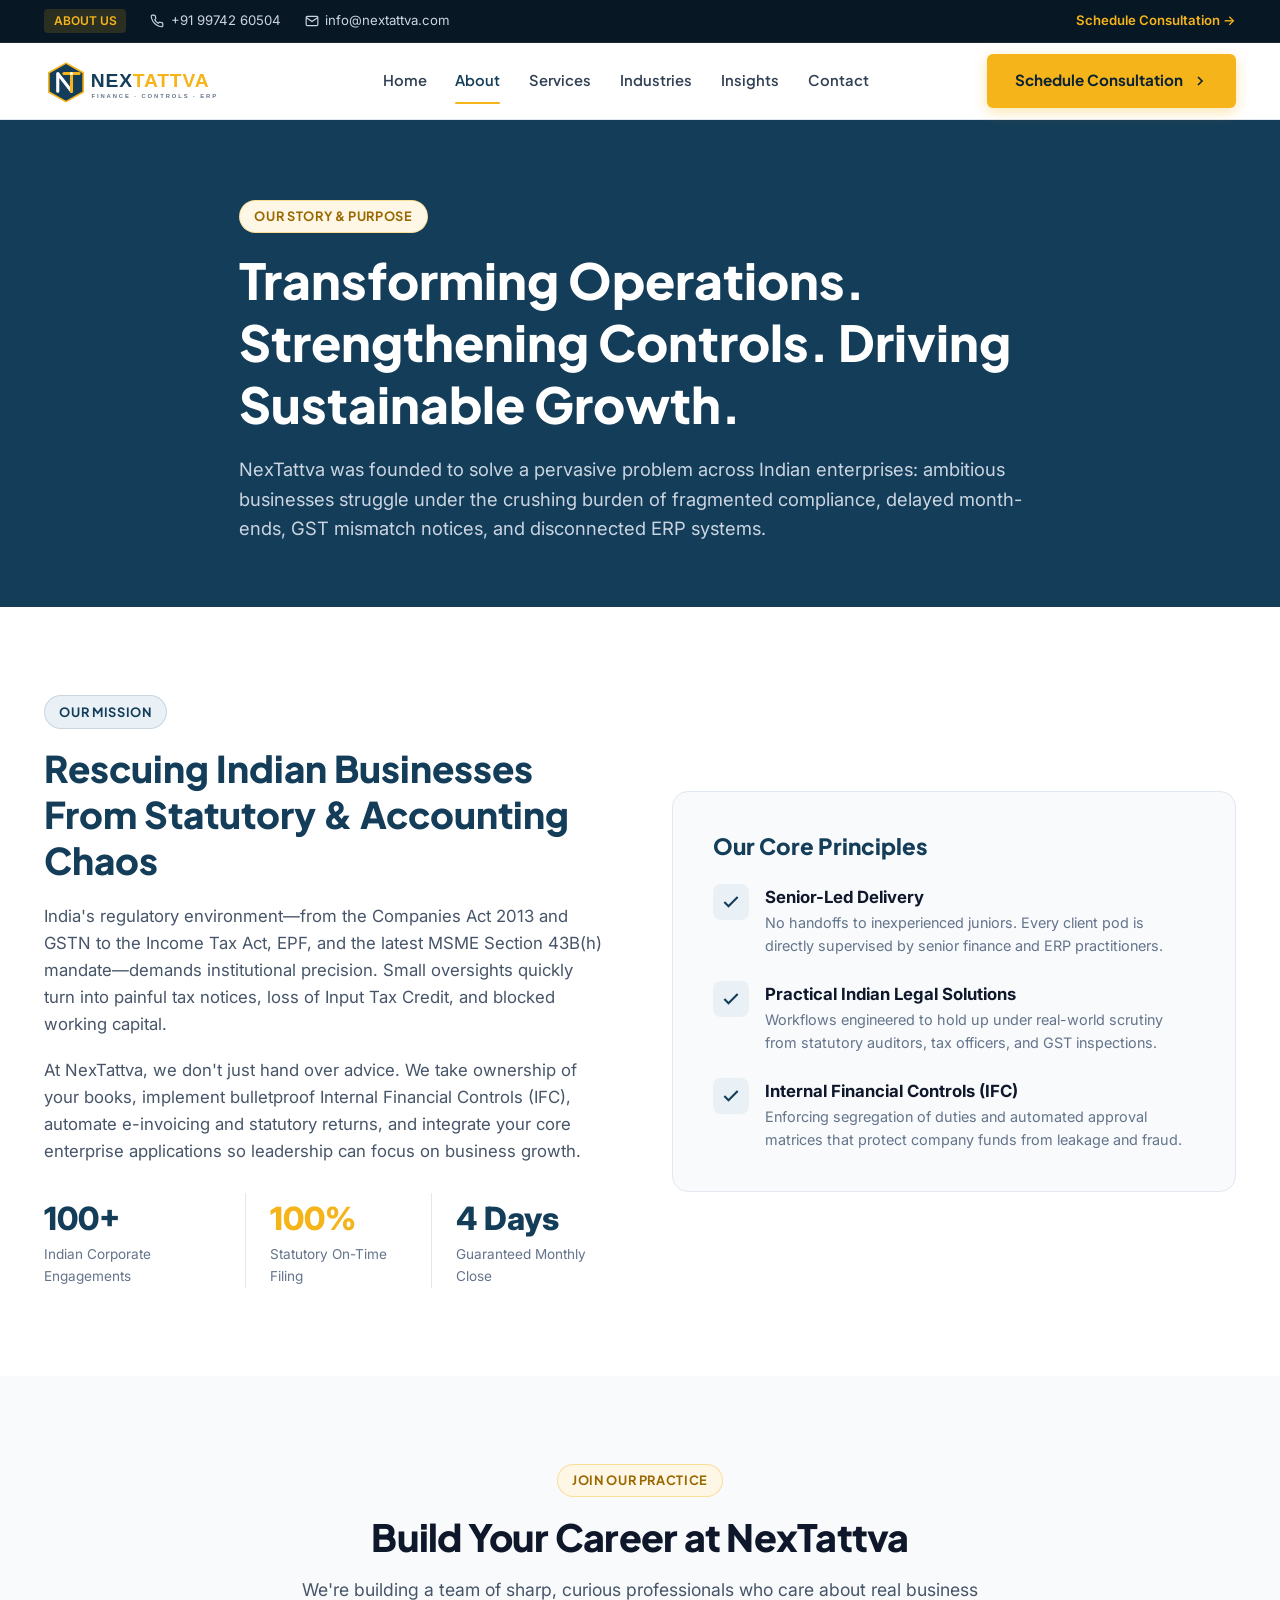
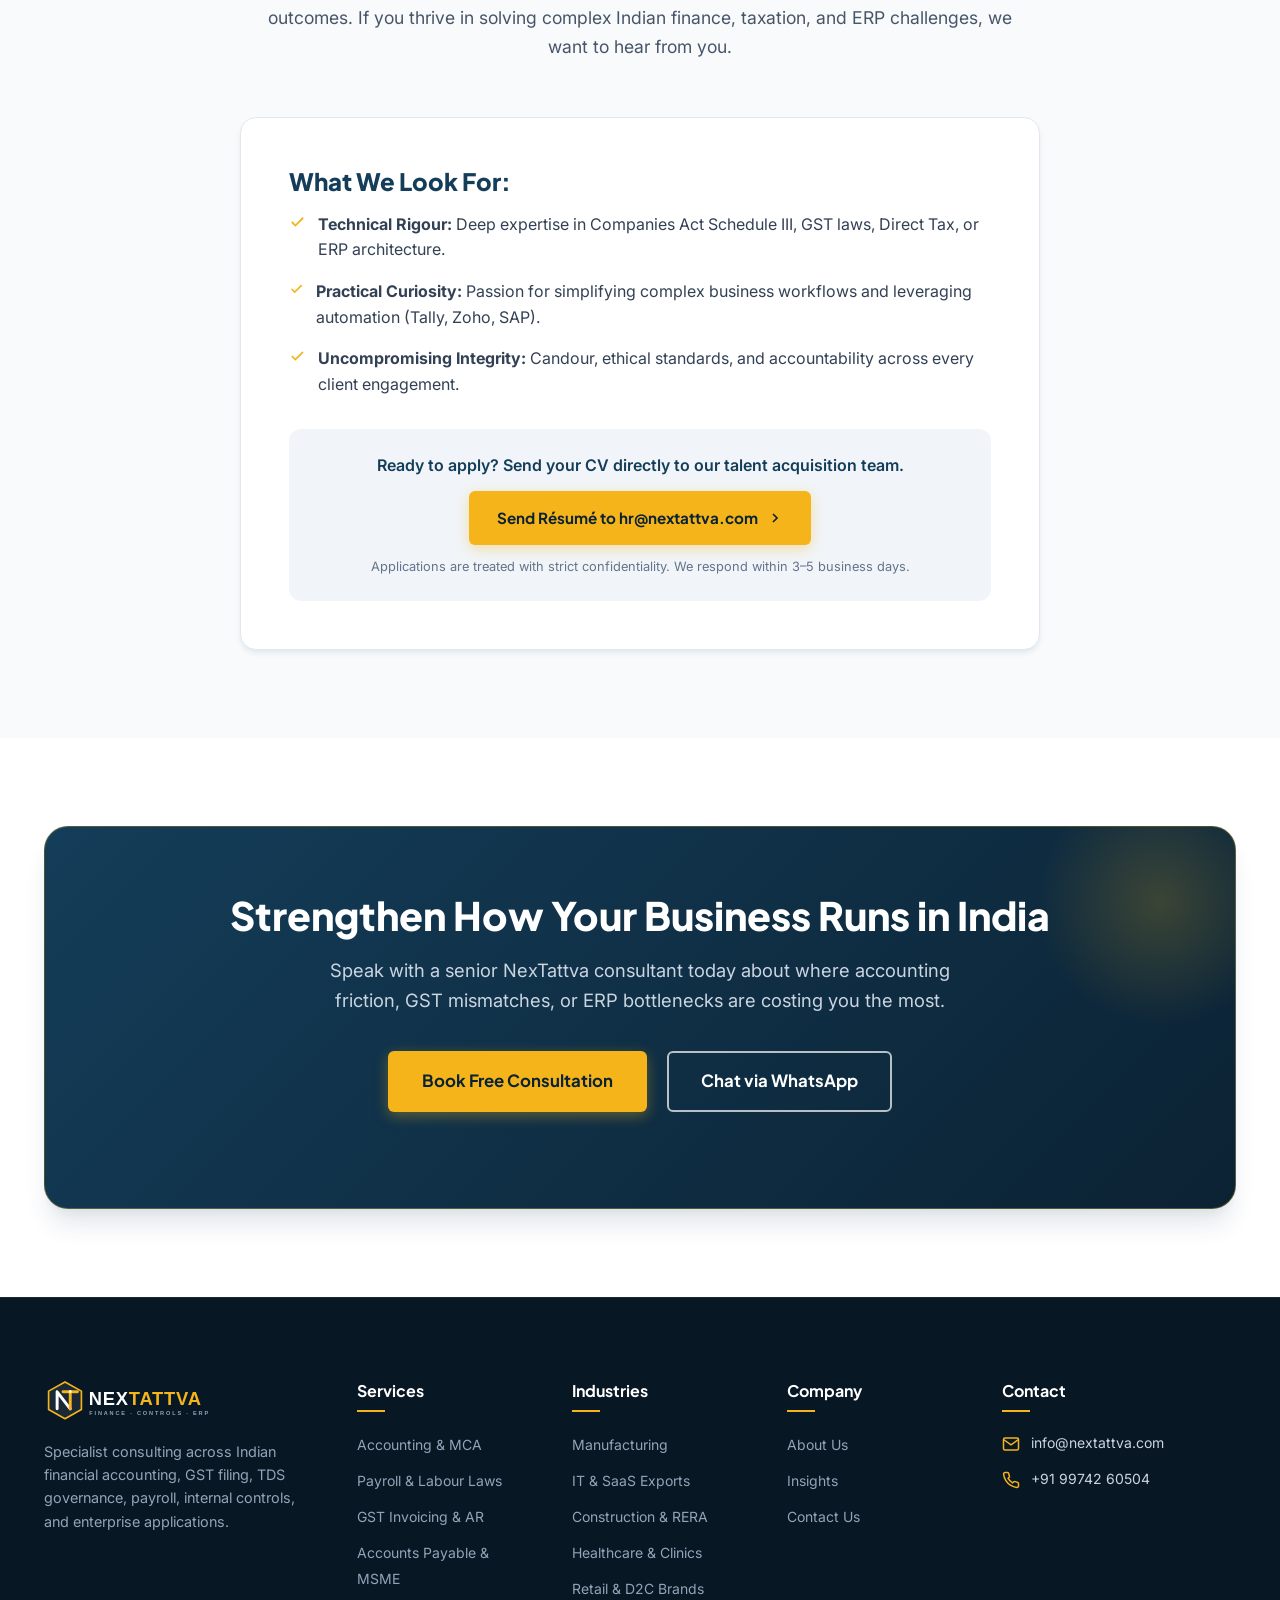
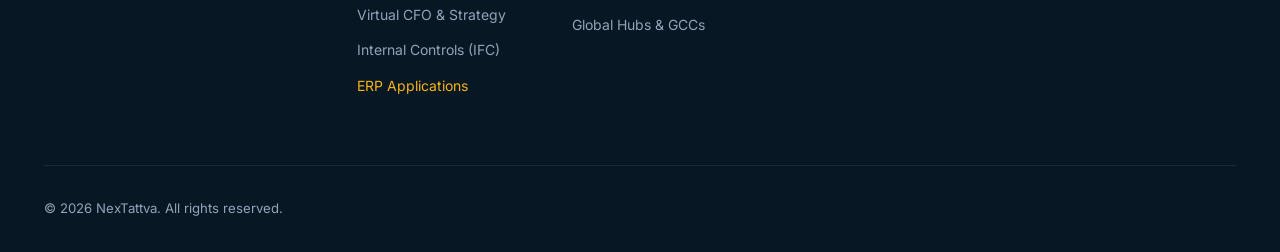
<file: about.html>
<!DOCTYPE html>
<html lang="en">
<head>
  <meta charset="UTF-8">
  <meta name="viewport" content="width=device-width, initial-scale=1.0">
  <title>About NexTattva | Indian Corporate Finance, Governance & ERP Practice</title>
  <meta name="description" content="Learn about NexTattva's mission, leadership philosophy, and commitment to rescuing growing Indian businesses from accounting and statutory chaos through certified financial operations and enterprise ERP solutions.">
  <link rel="icon" type="image/svg+xml" href="assets/images/logo.svg">
  <link rel="stylesheet" href="assets/css/styles.css">
</head>
<body>

  <!-- Top Notification Bar -->
  <aside class="top-bar">
    <div class="container">
      <div class="top-bar-inner">
        <div class="top-bar-left">
          <span class="top-bar-tag">ABOUT US</span>
          <a href="tel:+919974260504" class="top-bar-item">
            <svg width="14" height="14" viewBox="0 0 24 24" fill="none" stroke="currentColor" stroke-width="2"><path d="M22 16.92v3a2 2 0 0 1-2.18 2 19.79 19.79 0 0 1-8.63-3.07 19.5 19.5 0 0 1-6-6 19.79 19.79 0 0 1-3.07-8.67A2 2 0 0 1 4.11 2h3a2 2 0 0 1 2 1.72 12.84 12.84 0 0 0 .7 2.81 2 2 0 0 1-.45 2.11L8.09 9.91a16 16 0 0 0 6 6l1.27-1.27a2 2 0 0 1 2.11-.45 12.84 12.84 0 0 0 2.81.7A2 2 0 0 1 22 16.92z"></path></svg>
            <span>+91 99742 60504</span>
          </a>
          <a href="mailto:info@nextattva.com" class="top-bar-item">
            <svg width="14" height="14" viewBox="0 0 24 24" fill="none" stroke="currentColor" stroke-width="2"><path d="M4 4h16c1.1 0 2 .9 2 2v12c0 1.1-.9 2-2 2H4c-1.1 0-2-.9-2-2V6c0-1.1.9-2 2-2z"></path><polyline points="22,6 12,13 2,6"></polyline></svg>
            <span>info@nextattva.com</span>
          </a>
        </div>
        <div class="top-bar-right">
          <a href="https://calendly.com/nextattva_consultation" target="_blank" rel="noopener noreferrer" class="top-bar-item" style="color:#f4b41a;font-weight:600;">
            Schedule Consultation &rarr;
          </a>
        </div>
      </div>
    </div>
  </aside>

  <!-- Main Navigation Header -->
  <header class="header">
    <div class="container">
      <div class="nav-container">
        <a href="index.html" class="brand-logo">
          <img src="assets/images/logo.svg" alt="NexTattva Logo">
        </a>

        <nav class="nav-menu">
          <a href="index.html" class="nav-link">Home</a>
          <a href="about.html" class="nav-link active">About</a>
          <a href="services.html" class="nav-link">Services</a>
          <a href="industries.html" class="nav-link">Industries</a>
          <a href="insights.html" class="nav-link">Insights</a>
          <a href="contact.html" class="nav-link">Contact</a>
        </nav>

        <div class="nav-actions">
          <a href="contact.html" class="btn btn-accent">
            <span>Schedule Consultation</span>
            <svg width="16" height="16" viewBox="0 0 24 24" fill="none" stroke="currentColor" stroke-width="2.5"><polyline points="9 18 15 12 9 6"></polyline></svg>
          </a>
          <button class="mobile-toggle" id="mobileToggle" aria-label="Open Navigation">
            <svg width="26" height="26" viewBox="0 0 24 24" fill="none" stroke="currentColor" stroke-width="2"><line x1="3" y1="12" x2="21" y2="12"></line><line x1="3" y1="6" x2="21" y2="6"></line><line x1="3" y1="18" x2="21" y2="18"></line></svg>
          </button>
        </div>
      </div>
    </div>
  </header>

  <!-- Mobile Drawer -->
  <div class="modal-overlay" id="drawerOverlay"></div>
  <aside class="mobile-drawer" id="mobileDrawer">
    <div class="mobile-drawer-header">
      <img src="assets/images/logo.svg" alt="NexTattva Logo" style="height:36px;">
      <button class="modal-close" id="drawerClose">&times;</button>
    </div>
    <div class="mobile-drawer-links">
      <a href="index.html" class="mobile-drawer-link">Home</a>
      <a href="about.html" class="mobile-drawer-link">About NexTattva</a>
      <a href="services.html" class="mobile-drawer-link">Services (7 Practices)</a>
      <a href="industries.html" class="mobile-drawer-link">Industry Verticals</a>
      <a href="insights.html" class="mobile-drawer-link">Insights & Blogs</a>
      <a href="contact.html" class="mobile-drawer-link">Contact Us</a>
    </div>
    <div style="margin-top:auto;">
      <a href="contact.html" class="btn btn-accent" style="width:100%;">Book Free Consultation</a>
    </div>
  </aside>

  <!-- About Banner -->
  <section class="section section-bg-navy" style="padding: 5rem 0 4rem;">
    <div class="container text-center" style="max-width:850px;margin:0 auto;">
      <span class="badge badge-gold">Our Story & Purpose</span>
      <h1 style="font-size:3.1rem;font-weight:800;color:#fff;margin-bottom:1.25rem;">
        Transforming Operations. Strengthening Controls. Driving Sustainable Growth.
      </h1>
      <p style="font-size:1.15rem;color:#cbd5e1;line-height:1.6;">
        NexTattva was founded to solve a pervasive problem across Indian enterprises: ambitious businesses struggle under the crushing burden of fragmented compliance, delayed month-ends, GST mismatch notices, and disconnected ERP systems.
      </p>
    </div>
  </section>

  <!-- Mission & Vision -->
  <section class="section">
    <div class="container">
      <div style="display:grid;grid-template-columns:1fr 1fr;gap:4rem;align-items:center;">
        <div>
          <span class="badge badge-navy">Our Mission</span>
          <h2 style="font-size:2.3rem;font-weight:800;color:#143d59;margin-bottom:1.25rem;">
            Rescuing Indian Businesses From Statutory & Accounting Chaos
          </h2>
          <p style="font-size:1.05rem;color:#475569;margin-bottom:1.25rem;line-height:1.6;">
            India's regulatory environment—from the Companies Act 2013 and GSTN to the Income Tax Act, EPF, and the latest MSME Section 43B(h) mandate—demands institutional precision. Small oversights quickly turn into painful tax notices, loss of Input Tax Credit, and blocked working capital.
          </p>
          <p style="font-size:1.05rem;color:#475569;margin-bottom:1.75rem;line-height:1.6;">
            At NexTattva, we don't just hand over advice. We take ownership of your books, implement bulletproof Internal Financial Controls (IFC), automate e-invoicing and statutory returns, and integrate your core enterprise applications so leadership can focus on business growth.
          </p>
          <div style="display:flex;gap:1.5rem;">
            <div>
              <div style="font-size:2rem;font-weight:800;color:#143d59;">100+</div>
              <div style="font-size:0.85rem;color:#64748b;">Indian Corporate Engagements</div>
            </div>
            <div style="border-left:1px solid #e2e8f0;padding-left:1.5rem;">
              <div style="font-size:2rem;font-weight:800;color:#f4b41a;">100%</div>
              <div style="font-size:0.85rem;color:#64748b;">Statutory On-Time Filing</div>
            </div>
            <div style="border-left:1px solid #e2e8f0;padding-left:1.5rem;">
              <div style="font-size:2rem;font-weight:800;color:#143d59;">4 Days</div>
              <div style="font-size:0.85rem;color:#64748b;">Guaranteed Monthly Close</div>
            </div>
          </div>
        </div>

        <div style="background:#f8fafc;border:1px solid #e2e8f0;border-radius:16px;padding:2.5rem;">
          <h3 style="font-size:1.4rem;font-weight:800;color:#143d59;margin-bottom:1.5rem;">Our Core Principles</h3>
          <div style="display:flex;flex-direction:column;gap:1.5rem;">
            <div style="display:flex;align-items:flex-start;gap:1rem;">
              <div style="width:36px;height:36px;border-radius:8px;background:#e9f1f7;color:#143d59;display:flex;align-items:center;justify-content:center;flex-shrink:0;">
                <svg width="20" height="20" viewBox="0 0 24 24" fill="none" stroke="currentColor" stroke-width="2.5"><polyline points="20 6 9 17 4 12"></polyline></svg>
              </div>
              <div>
                <strong style="color:#0f172a;display:block;font-size:1.05rem;">Senior-Led Delivery</strong>
                <p style="font-size:0.9rem;color:#64748b;margin:0;">No handoffs to inexperienced juniors. Every client pod is directly supervised by senior finance and ERP practitioners.</p>
              </div>
            </div>
            <div style="display:flex;align-items:flex-start;gap:1rem;">
              <div style="width:36px;height:36px;border-radius:8px;background:#e9f1f7;color:#143d59;display:flex;align-items:center;justify-content:center;flex-shrink:0;">
                <svg width="20" height="20" viewBox="0 0 24 24" fill="none" stroke="currentColor" stroke-width="2.5"><polyline points="20 6 9 17 4 12"></polyline></svg>
              </div>
              <div>
                <strong style="color:#0f172a;display:block;font-size:1.05rem;">Practical Indian Legal Solutions</strong>
                <p style="font-size:0.9rem;color:#64748b;margin:0;">Workflows engineered to hold up under real-world scrutiny from statutory auditors, tax officers, and GST inspections.</p>
              </div>
            </div>
            <div style="display:flex;align-items:flex-start;gap:1rem;">
              <div style="width:36px;height:36px;border-radius:8px;background:#e9f1f7;color:#143d59;display:flex;align-items:center;justify-content:center;flex-shrink:0;">
                <svg width="20" height="20" viewBox="0 0 24 24" fill="none" stroke="currentColor" stroke-width="2.5"><polyline points="20 6 9 17 4 12"></polyline></svg>
              </div>
              <div>
                <strong style="color:#0f172a;display:block;font-size:1.05rem;">Internal Financial Controls (IFC)</strong>
                <p style="font-size:0.9rem;color:#64748b;margin:0;">Enforcing segregation of duties and automated approval matrices that protect company funds from leakage and fraud.</p>
              </div>
            </div>
          </div>
        </div>
      </div>
    </div>
  </section>

  <!-- Careers Section -->
  <section class="section section-bg-light" id="careers">
    <div class="container">
      <div class="section-header">
        <span class="badge badge-gold">Join Our Practice</span>
        <h2 class="section-title">Build Your Career at NexTattva</h2>
        <p class="section-subtitle">
          We're building a team of sharp, curious professionals who care about real business outcomes. If you thrive in solving complex Indian finance, taxation, and ERP challenges, we want to hear from you.
        </p>
      </div>

      <div style="max-width:800px;margin:0 auto;background:#fff;border:1px solid #e2e8f0;border-radius:16px;padding:3rem;box-shadow:var(--shadow-md);">
        <h3 style="font-size:1.5rem;font-weight:800;color:#143d59;margin-bottom:1rem;">What We Look For:</h3>
        <ul style="margin-bottom:2rem;">
          <li style="display:flex;gap:0.75rem;margin-bottom:1rem;color:#334155;">
            <svg width="20" height="20" viewBox="0 0 24 24" fill="none" stroke="#f4b41a" stroke-width="2.5"><polyline points="20 6 9 17 4 12"></polyline></svg>
            <span><strong>Technical Rigour:</strong> Deep expertise in Companies Act Schedule III, GST laws, Direct Tax, or ERP architecture.</span>
          </li>
          <li style="display:flex;gap:0.75rem;margin-bottom:1rem;color:#334155;">
            <svg width="20" height="20" viewBox="0 0 24 24" fill="none" stroke="#f4b41a" stroke-width="2.5"><polyline points="20 6 9 17 4 12"></polyline></svg>
            <span><strong>Practical Curiosity:</strong> Passion for simplifying complex business workflows and leveraging automation (Tally, Zoho, SAP).</span>
          </li>
          <li style="display:flex;gap:0.75rem;margin-bottom:1rem;color:#334155;">
            <svg width="20" height="20" viewBox="0 0 24 24" fill="none" stroke="#f4b41a" stroke-width="2.5"><polyline points="20 6 9 17 4 12"></polyline></svg>
            <span><strong>Uncompromising Integrity:</strong> Candour, ethical standards, and accountability across every client engagement.</span>
          </li>
        </ul>

        <div style="background:#f1f5f9;border-radius:12px;padding:1.5rem;text-align:center;">
          <p style="font-weight:600;color:#143d59;margin-bottom:0.75rem;">
            Ready to apply? Send your CV directly to our talent acquisition team.
          </p>
          <a href="mailto:hr@nextattva.com?subject=Application%20to%20NexTattva" class="btn btn-accent">
            <span>Send Résumé to hr@nextattva.com</span>
            <svg width="16" height="16" viewBox="0 0 24 24" fill="none" stroke="currentColor" stroke-width="2.5"><polyline points="9 18 15 12 9 6"></polyline></svg>
          </a>
          <div style="font-size:0.8rem;color:#64748b;margin-top:0.75rem;">
            Applications are treated with strict confidentiality. We respond within 3–5 business days.
          </div>
        </div>
      </div>
    </div>
  </section>

  <!-- CTA Banner -->
  <section class="section">
    <div class="container">
      <div class="cta-banner">
        <h2 class="cta-banner-title">Strengthen How Your Business Runs in India</h2>
        <p class="cta-banner-desc">
          Speak with a senior NexTattva consultant today about where accounting friction, GST mismatches, or ERP bottlenecks are costing you the most.
        </p>
        <div class="cta-banner-actions">
          <a href="contact.html" class="btn btn-accent btn-lg">Book Free Consultation</a>
          <a href="https://wa.me/919974260504" class="btn btn-outline-white btn-lg">Chat via WhatsApp</a>
        </div>
      </div>
    </div>
  </section>

  <!-- Corporate Footer -->
  <footer class="footer">
    <div class="container">
      <div class="footer-grid">
        <div class="footer-brand">
          <img src="assets/images/logo-white.svg" alt="NexTattva Logo" style="height:42px;">
          <p>Specialist consulting across Indian financial accounting, GST filing, TDS governance, payroll, internal controls, and enterprise applications.</p>
        </div>
        <div class="footer-col">
          <div class="footer-col-title">Services</div>
          <ul class="footer-links">
            <li><a href="services.html#bookkeeping">Accounting & MCA</a></li>
            <li><a href="services.html#payroll">Payroll & Labour Laws</a></li>
            <li><a href="services.html#ar">GST Invoicing & AR</a></li>
            <li><a href="services.html#ap">Accounts Payable & MSME</a></li>
            <li><a href="services.html#vcfo">Virtual CFO & Strategy</a></li>
            <li><a href="services.html#controls">Internal Controls (IFC)</a></li>
            <li><a href="services.html#erp" style="color:#f4b41a;">ERP Applications</a></li>
          </ul>
        </div>
        <div class="footer-col">
          <div class="footer-col-title">Industries</div>
          <ul class="footer-links">
            <li><a href="industries.html#manufacturing">Manufacturing</a></li>
            <li><a href="industries.html#it-exports">IT & SaaS Exports</a></li>
            <li><a href="industries.html#construction">Construction & RERA</a></li>
            <li><a href="industries.html#healthcare">Healthcare & Clinics</a></li>
            <li><a href="industries.html#retail">Retail & D2C Brands</a></li>
            <li><a href="industries.html#subsidiaries">Global Hubs & GCCs</a></li>
          </ul>
        </div>
        <div class="footer-col">
          <div class="footer-col-title">Company</div>
          <ul class="footer-links">
            <li><a href="about.html">About Us</a></li>
            <li><a href="insights.html">Insights</a></li>
            <li><a href="contact.html">Contact Us</a></li>
          </ul>
        </div>
        <div class="footer-col">
          <div class="footer-col-title">Contact</div>
          <div class="footer-contact-item">
            <svg width="18" height="18" viewBox="0 0 24 24" fill="none" stroke="currentColor" stroke-width="2"><path d="M4 4h16c1.1 0 2 .9 2 2v12c0 1.1-.9 2-2 2H4c-1.1 0-2-.9-2-2V6c0-1.1.9-2 2-2z"></path><polyline points="22,6 12,13 2,6"></polyline></svg>
            <div>info@nextattva.com</div>
          </div>
          <div class="footer-contact-item">
            <svg width="18" height="18" viewBox="0 0 24 24" fill="none" stroke="currentColor" stroke-width="2"><path d="M22 16.92v3a2 2 0 0 1-2.18 2 19.79 19.79 0 0 1-8.63-3.07 19.5 19.5 0 0 1-6-6 19.79 19.79 0 0 1-3.07-8.67A2 2 0 0 1 4.11 2h3a2 2 0 0 1 2 1.72 12.84 12.84 0 0 0 .7 2.81 2 2 0 0 1-.45 2.11L8.09 9.91a16 16 0 0 0 6 6l1.27-1.27a2 2 0 0 1 2.11-.45 12.84 12.84 0 0 0 2.81.7A2 2 0 0 1 22 16.92z"></path></svg>
            <div>+91 99742 60504</div>
          </div>
        </div>
      </div>
      <div class="footer-bottom">
        <div>&copy; 2026 NexTattva. All rights reserved.</div>
      </div>
    </div>
  </footer>

  <script src="assets/js/main.js"></script>
</body>
</html>
</file>
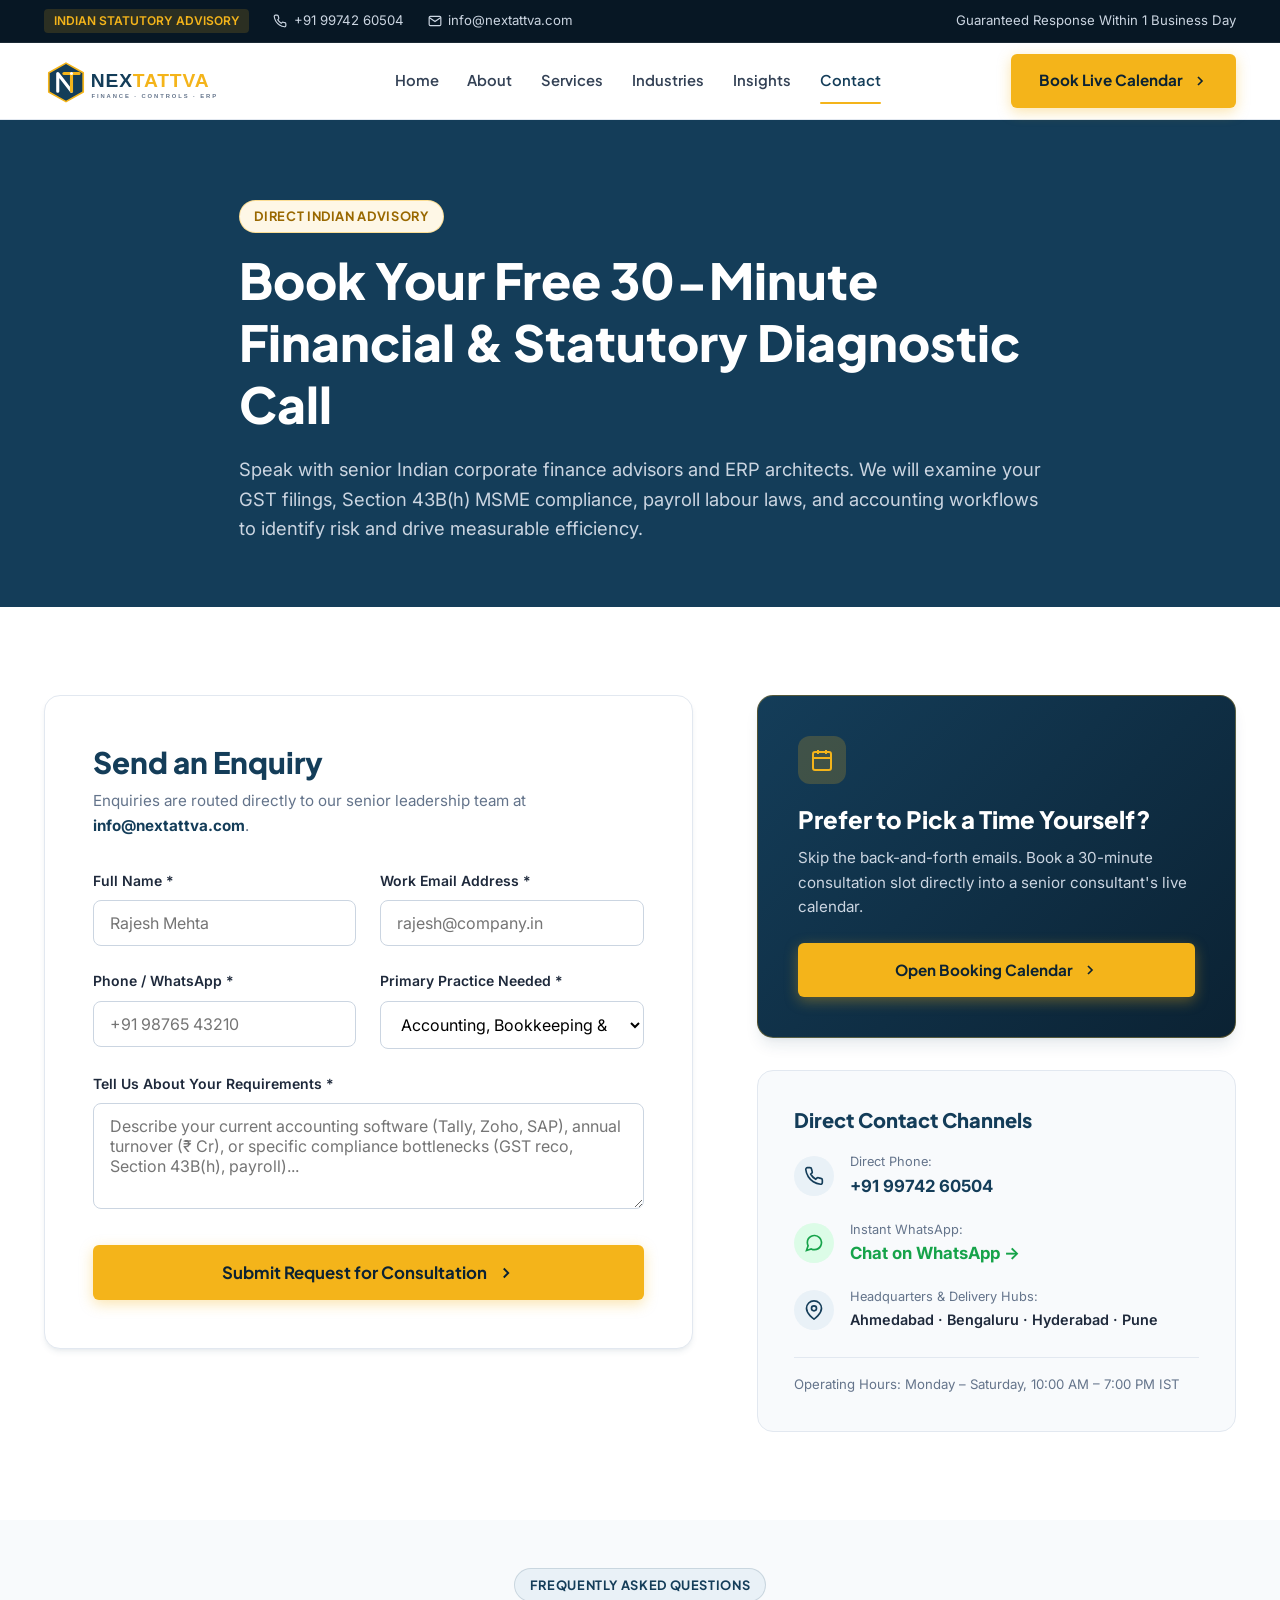
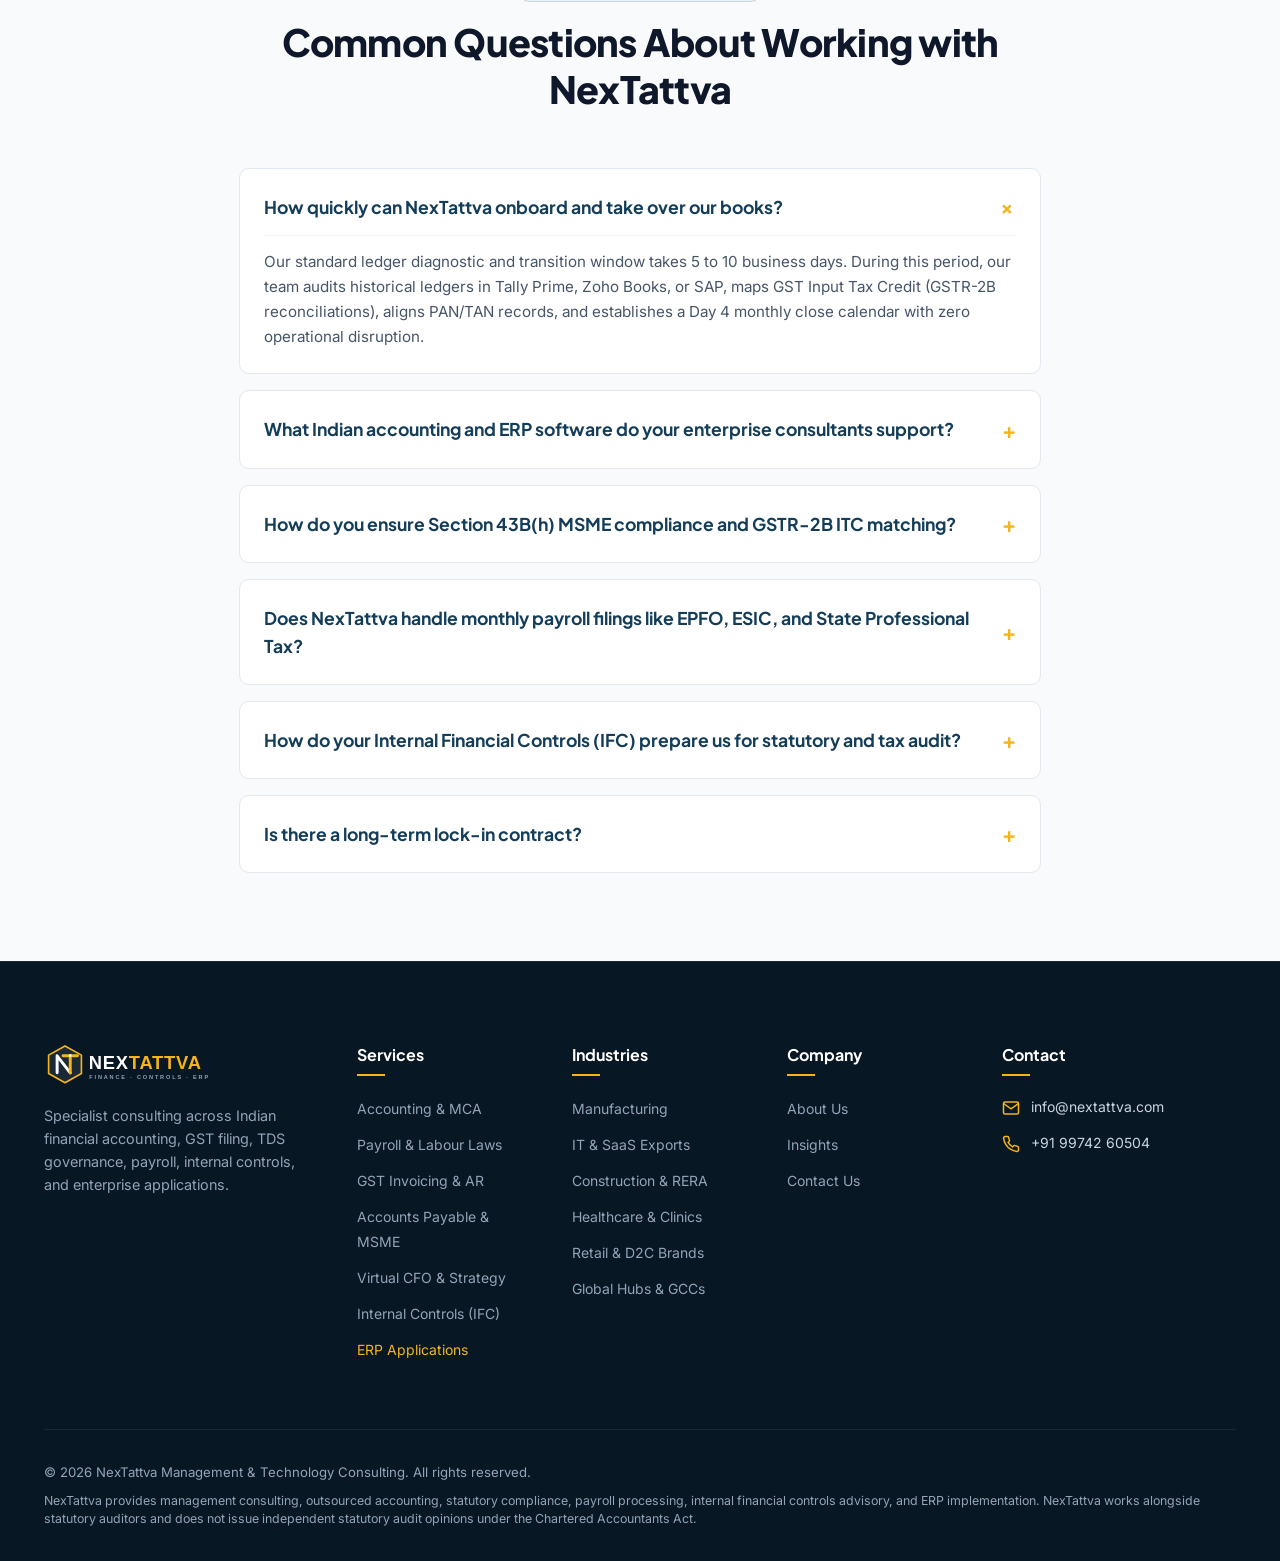
<file: contact.html>
<!DOCTYPE html>
<html lang="en">
<head>
  <meta charset="UTF-8">
  <meta name="viewport" content="width=device-width, initial-scale=1.0">
  <title>Contact & Statutory Consultation | NexTattva — Schedule a Free Indian Financial Advisory Call</title>
  <meta name="description" content="Book a free statutory and financial advisory call with NexTattva. Speak with senior Indian CAs and ERP specialists for GST, MCA, Section 43B(h), and Tally/Zoho/SAP within 24 hours.">
  <link rel="icon" type="image/svg+xml" href="assets/images/logo.svg">
  <link rel="stylesheet" href="assets/css/styles.css">
</head>
<body>

  <!-- Top Notification Bar -->
  <aside class="top-bar">
    <div class="container">
      <div class="top-bar-inner">
        <div class="top-bar-left">
          <span class="top-bar-tag">INDIAN STATUTORY ADVISORY</span>
          <a href="tel:+919974260504" class="top-bar-item">
            <svg width="14" height="14" viewBox="0 0 24 24" fill="none" stroke="currentColor" stroke-width="2"><path d="M22 16.92v3a2 2 0 0 1-2.18 2 19.79 19.79 0 0 1-8.63-3.07 19.5 19.5 0 0 1-6-6 19.79 19.79 0 0 1-3.07-8.67A2 2 0 0 1 4.11 2h3a2 2 0 0 1 2 1.72 12.84 12.84 0 0 0 .7 2.81 2 2 0 0 1-.45 2.11L8.09 9.91a16 16 0 0 0 6 6l1.27-1.27a2 2 0 0 1 2.11-.45 12.84 12.84 0 0 0 2.81.7A2 2 0 0 1 22 16.92z"></path></svg>
            <span>+91 99742 60504</span>
          </a>
          <a href="mailto:info@nextattva.com" class="top-bar-item">
            <svg width="14" height="14" viewBox="0 0 24 24" fill="none" stroke="currentColor" stroke-width="2"><path d="M4 4h16c1.1 0 2 .9 2 2v12c0 1.1-.9 2-2 2H4c-1.1 0-2-.9-2-2V6c0-1.1.9-2 2-2z"></path><polyline points="22,6 12,13 2,6"></polyline></svg>
            <span>info@nextattva.com</span>
          </a>
        </div>
        <div class="top-bar-right">
          <span class="top-bar-item">Guaranteed Response Within 1 Business Day</span>
        </div>
      </div>
    </div>
  </aside>

  <!-- Main Navigation Header -->
  <header class="header">
    <div class="container">
      <div class="nav-container">
        <a href="index.html" class="brand-logo">
          <img src="assets/images/logo.svg" alt="NexTattva Logo">
        </a>

        <nav class="nav-menu">
          <a href="index.html" class="nav-link">Home</a>
          <a href="about.html" class="nav-link">About</a>
          <a href="services.html" class="nav-link">Services</a>
          <a href="industries.html" class="nav-link">Industries</a>
          <a href="insights.html" class="nav-link">Insights</a>
          <a href="contact.html" class="nav-link active">Contact</a>
        </nav>

        <div class="nav-actions">
          <a href="https://calendly.com/nextattva_consultation" target="_blank" rel="noopener noreferrer" class="btn btn-accent">
            <span>Book Live Calendar</span>
            <svg width="16" height="16" viewBox="0 0 24 24" fill="none" stroke="currentColor" stroke-width="2.5"><polyline points="9 18 15 12 9 6"></polyline></svg>
          </a>
          <button class="mobile-toggle" id="mobileToggle" aria-label="Open Navigation">
            <svg width="26" height="26" viewBox="0 0 24 24" fill="none" stroke="currentColor" stroke-width="2"><line x1="3" y1="12" x2="21" y2="12"></line><line x1="3" y1="6" x2="21" y2="6"></line><line x1="3" y1="18" x2="21" y2="18"></line></svg>
          </button>
        </div>
      </div>
    </div>
  </header>

  <!-- Mobile Drawer -->
  <div class="modal-overlay" id="drawerOverlay"></div>
  <aside class="mobile-drawer" id="mobileDrawer">
    <div class="mobile-drawer-header">
      <img src="assets/images/logo.svg" alt="NexTattva Logo" style="height:36px;">
      <button class="modal-close" id="drawerClose">&times;</button>
    </div>
    <div class="mobile-drawer-links">
      <a href="index.html" class="mobile-drawer-link">Home</a>
      <a href="about.html" class="mobile-drawer-link">About NexTattva</a>
      <a href="services.html" class="mobile-drawer-link">Services (7 Practices)</a>
      <a href="industries.html" class="mobile-drawer-link">Industry Verticals</a>
      <a href="insights.html" class="mobile-drawer-link">Insights & Blogs</a>
      <a href="contact.html" class="mobile-drawer-link">Contact Us</a>
    </div>
    <div style="margin-top:auto;">
      <a href="https://calendly.com/nextattva_consultation" target="_blank" rel="noopener noreferrer" class="btn btn-accent" style="width:100%;">Book Live Calendar</a>
    </div>
  </aside>

  <!-- Contact Banner -->
  <section class="section section-bg-navy" style="padding: 5rem 0 4rem;">
    <div class="container text-center" style="max-width:850px;margin:0 auto;">
      <span class="badge badge-gold">Direct Indian Advisory</span>
      <h1 style="font-size:3.1rem;font-weight:800;color:#fff;margin-bottom:1.25rem;">
        Book Your Free 30-Minute Financial & Statutory Diagnostic Call
      </h1>
      <p style="font-size:1.15rem;color:#cbd5e1;line-height:1.6;">
        Speak with senior Indian corporate finance advisors and ERP architects. We will examine your GST filings, Section 43B(h) MSME compliance, payroll labour laws, and accounting workflows to identify risk and drive measurable efficiency.
      </p>
    </div>
  </section>

  <!-- Contact Grid & Booking Form -->
  <section class="section">
    <div class="container">
      <div style="display:grid; grid-template-columns: 1.15fr 0.85fr; gap: 4rem; align-items: flex-start;">
        
        <!-- Form Section -->
        <div style="background:#fff;border:1px solid #e2e8f0;border-radius:16px;padding:3rem;box-shadow:var(--shadow-md);">
          <h2 style="font-size:1.85rem;font-weight:800;color:#143d59;margin-bottom:0.5rem;">Send an Enquiry</h2>
          <p style="font-size:0.95rem;color:#64748b;margin-bottom:2rem;">
            Enquiries are routed directly to our senior leadership team at <strong style="color:#143d59;">info@nextattva.com</strong>.
          </p>

          <div id="formSuccess" style="display:none;background:#fef7e6;border:1px solid #f4b41a;border-radius:8px;padding:1.5rem;margin-bottom:2rem;text-align:center;">
            <svg width="32" height="32" viewBox="0 0 24 24" fill="none" stroke="#d99b0c" stroke-width="2.5" style="margin:0 auto 0.75rem;"><path d="M22 11.08V12a10 10 0 1 1-5.93-9.14"></path><polyline points="22 4 12 14.01 9 11.01"></polyline></svg>
            <h3 style="color:#143d59;font-size:1.25rem;font-weight:700;margin-bottom:0.5rem;">Enquiry Prepared!</h3>
            <p style="color:#475569;font-size:0.9rem;margin:0;">
              Your email client has been prepared. Please click send to finalize your request. A senior partner will respond within 24 hours.
            </p>
          </div>

          <form id="consultationForm">
            <div style="display:grid;grid-template-columns:1fr 1fr;gap:1.5rem;margin-bottom:1.5rem;">
              <div>
                <label for="formName" style="display:block;font-size:0.875rem;font-weight:600;color:#1e293b;margin-bottom:0.5rem;">Full Name *</label>
                <input type="text" id="formName" required placeholder="Rajesh Mehta" style="width:100%;padding:0.75rem 1rem;border:1px solid #cbd5e1;border-radius:8px;outline:none;transition:var(--transition);">
              </div>
              <div>
                <label for="formEmail" style="display:block;font-size:0.875rem;font-weight:600;color:#1e293b;margin-bottom:0.5rem;">Work Email Address *</label>
                <input type="email" id="formEmail" required placeholder="rajesh@company.in" style="width:100%;padding:0.75rem 1rem;border:1px solid #cbd5e1;border-radius:8px;outline:none;transition:var(--transition);">
              </div>
            </div>

            <div style="display:grid;grid-template-columns:1fr 1fr;gap:1.5rem;margin-bottom:1.5rem;">
              <div>
                <label for="formPhone" style="display:block;font-size:0.875rem;font-weight:600;color:#1e293b;margin-bottom:0.5rem;">Phone / WhatsApp *</label>
                <input type="tel" id="formPhone" required placeholder="+91 98765 43210" style="width:100%;padding:0.75rem 1rem;border:1px solid #cbd5e1;border-radius:8px;outline:none;transition:var(--transition);">
              </div>
              <div>
                <label for="formService" style="display:block;font-size:0.875rem;font-weight:600;color:#1e293b;margin-bottom:0.5rem;">Primary Practice Needed *</label>
                <select id="formService" style="width:100%;padding:0.75rem 1rem;border:1px solid #cbd5e1;border-radius:8px;outline:none;background:#fff;transition:var(--transition);">
                  <option value="Accounting, Bookkeeping & MCA Compliance">Accounting, Bookkeeping & MCA Compliance (Companies Act 2013)</option>
                  <option value="Payroll Processing & Statutory Labour Laws">Payroll Processing & Statutory Labour Laws (EPF, ESIC, PT)</option>
                  <option value="GST Invoicing & Accounts Receivable">GST Invoicing & Accounts Receivable (Rule 48(4) e-Invoicing)</option>
                  <option value="Accounts Payable & MSME Section 43B(h)">Accounts Payable & MSME Section 43B(h) Governance</option>
                  <option value="Virtual CFO & Financial Strategy">Virtual CFO & Banking / CMA Financial Strategy</option>
                  <option value="Internal Financial Controls (IFC)">Internal Financial Controls (IFC) & CARO 2020 Readiness</option>
                  <option value="ERP & Enterprise Applications">ERP & Enterprise Applications (India Localization — Tally, Zoho, SAP)</option>
                </select>
              </div>
            </div>

            <div style="margin-bottom:1.75rem;">
              <label for="formMessage" style="display:block;font-size:0.875rem;font-weight:600;color:#1e293b;margin-bottom:0.5rem;">Tell Us About Your Requirements *</label>
              <textarea id="formMessage" rows="4" required placeholder="Describe your current accounting software (Tally, Zoho, SAP), annual turnover (₹ Cr), or specific compliance bottlenecks (GST reco, Section 43B(h), payroll)..." style="width:100%;padding:0.75rem 1rem;border:1px solid #cbd5e1;border-radius:8px;outline:none;transition:var(--transition);"></textarea>
            </div>

            <button type="submit" class="btn btn-accent btn-lg" style="width:100%;">
              <span>Submit Request for Consultation</span>
              <svg width="18" height="18" viewBox="0 0 24 24" fill="none" stroke="currentColor" stroke-width="2.5"><polyline points="9 18 15 12 9 6"></polyline></svg>
            </button>
          </form>
        </div>

        <!-- Direct Calendly & Instant Contact Card -->
        <div>
          <!-- Calendly Box -->
          <div style="background:linear-gradient(135deg, #143d59 0%, #0b2233 100%);color:#fff;border-radius:16px;padding:2.5rem;margin-bottom:2rem;border:1px solid rgba(244,180,26,0.3);box-shadow:var(--shadow-lg);">
            <div style="width:48px;height:48px;border-radius:12px;background:rgba(244,180,26,0.2);color:#f4b41a;display:flex;align-items:center;justify-content:center;margin-bottom:1.25rem;">
              <svg width="24" height="24" viewBox="0 0 24 24" fill="none" stroke="currentColor" stroke-width="2"><rect x="3" y="4" width="18" height="18" rx="2" ry="2"></rect><line x1="16" y1="2" x2="16" y2="6"></line><line x1="8" y1="2" x2="8" y2="6"></line><line x1="3" y1="10" x2="21" y2="10"></line></svg>
            </div>
            <h3 style="font-size:1.5rem;font-weight:800;color:#fff;margin-bottom:0.75rem;">Prefer to Pick a Time Yourself?</h3>
            <p style="font-size:0.95rem;color:#cbd5e1;margin-bottom:1.5rem;line-height:1.6;">
              Skip the back-and-forth emails. Book a 30-minute consultation slot directly into a senior consultant's live calendar.
            </p>
            <a href="https://calendly.com/nextattva_consultation" target="_blank" rel="noopener noreferrer" class="btn btn-accent" style="width:100%;">
              <span>Open Booking Calendar</span>
              <svg width="16" height="16" viewBox="0 0 24 24" fill="none" stroke="currentColor" stroke-width="2.5"><polyline points="9 18 15 12 9 6"></polyline></svg>
            </a>
          </div>

          <!-- Instant WhatsApp & Direct Line Card -->
          <div style="background:#f8fafc;border:1px solid #e2e8f0;border-radius:16px;padding:2.25rem;">
            <h3 style="font-size:1.25rem;font-weight:800;color:#143d59;margin-bottom:1.25rem;">Direct Contact Channels</h3>

            <div style="display:flex;align-items:center;gap:1rem;margin-bottom:1.25rem;">
              <div style="width:40px;height:40px;border-radius:50%;background:#e9f1f7;color:#143d59;display:flex;align-items:center;justify-content:center;flex-shrink:0;">
                <svg width="20" height="20" viewBox="0 0 24 24" fill="none" stroke="currentColor" stroke-width="2"><path d="M22 16.92v3a2 2 0 0 1-2.18 2 19.79 19.79 0 0 1-8.63-3.07 19.5 19.5 0 0 1-6-6 19.79 19.79 0 0 1-3.07-8.67A2 2 0 0 1 4.11 2h3a2 2 0 0 1 2 1.72 12.84 12.84 0 0 0 .7 2.81 2 2 0 0 1-.45 2.11L8.09 9.91a16 16 0 0 0 6 6l1.27-1.27a2 2 0 0 1 2.11-.45 12.84 12.84 0 0 0 2.81.7A2 2 0 0 1 22 16.92z"></path></svg>
              </div>
              <div>
                <span style="font-size:0.8rem;color:#64748b;display:block;">Direct Phone:</span>
                <a href="tel:+919974260504" style="font-weight:700;color:#143d59;font-size:1.05rem;">+91 99742 60504</a>
              </div>
            </div>

            <div style="display:flex;align-items:center;gap:1rem;margin-bottom:1.25rem;">
              <div style="width:40px;height:40px;border-radius:50%;background:#dcfce7;color:#16a34a;display:flex;align-items:center;justify-content:center;flex-shrink:0;">
                <svg width="20" height="20" viewBox="0 0 24 24" fill="none" stroke="currentColor" stroke-width="2"><path d="M21 11.5a8.38 8.38 0 0 1-.9 3.8 8.5 8.5 0 0 1-7.6 4.7 8.38 8.38 0 0 1-3.8-.9L3 21l1.9-5.7a8.38 8.38 0 0 1-.9-3.8 8.5 8.5 0 0 1 4.7-7.6 8.38 8.38 0 0 1 3.8-.9h.5a8.48 8.48 0 0 1 8 8v.5z"></path></svg>
              </div>
              <div>
                <span style="font-size:0.8rem;color:#64748b;display:block;">Instant WhatsApp:</span>
                <a href="https://wa.me/919974260504?text=Hi%20NexTattva%2C%20I%27d%20like%20to%20schedule%20an%20Indian%20statutory%20%26%20accounting%20consultation." target="_blank" rel="noopener noreferrer" style="font-weight:700;color:#16a34a;font-size:1.05rem;">Chat on WhatsApp &rarr;</a>
              </div>
            </div>

            <div style="display:flex;align-items:center;gap:1rem;margin-bottom:1.5rem;">
              <div style="width:40px;height:40px;border-radius:50%;background:#e9f1f7;color:#143d59;display:flex;align-items:center;justify-content:center;flex-shrink:0;">
                <svg width="20" height="20" viewBox="0 0 24 24" fill="none" stroke="currentColor" stroke-width="2"><path d="M21 10c0 7-9 13-9 13s-9-6-9-13a9 9 0 0 1 18 0z"></path><circle cx="12" cy="10" r="3"></circle></svg>
              </div>
              <div>
                <span style="font-size:0.8rem;color:#64748b;display:block;">Headquarters & Delivery Hubs:</span>
                <span style="font-weight:600;color:#1e293b;font-size:0.9rem;">Ahmedabad · Bengaluru · Hyderabad · Pune</span>
              </div>
            </div>

            <div style="border-top:1px solid #e2e8f0;padding-top:1rem;font-size:0.825rem;color:#64748b;">
              Operating Hours: Monday – Saturday, 10:00 AM – 7:00 PM IST
            </div>
          </div>
        </div>

      </div>
    </div>
  </section>

  <!-- FAQ Accordion Section -->
  <section class="section section-bg-light" style="padding-top:3rem;">
    <div class="container" style="max-width:850px;margin:0 auto;">
      <div class="section-header">
        <span class="badge badge-navy">Frequently Asked Questions</span>
        <h2 class="section-title">Common Questions About Working with NexTattva</h2>
      </div>

      <div style="display:flex;flex-direction:column;gap:1rem;">
        
        <div class="faq-item active">
          <div class="faq-item-header">
            <span>How quickly can NexTattva onboard and take over our books?</span>
            <span class="faq-item-icon">+</span>
          </div>
          <div class="faq-item-body">
            Our standard ledger diagnostic and transition window takes 5 to 10 business days. During this period, our team audits historical ledgers in Tally Prime, Zoho Books, or SAP, maps GST Input Tax Credit (GSTR-2B reconciliations), aligns PAN/TAN records, and establishes a Day 4 monthly close calendar with zero operational disruption.
          </div>
        </div>

        <div class="faq-item">
          <div class="faq-item-header">
            <span>What Indian accounting and ERP software do your enterprise consultants support?</span>
            <span class="faq-item-icon">+</span>
          </div>
          <div class="faq-item-body">
            We are completely vendor-agnostic with certified expertise across India-localized ERP ecosystems: Tally Prime (with real-time NIC e-Invoicing and e-Way Bill APIs), Zoho Books, SAP S/4HANA (India Localization CIN & GST), Oracle NetSuite India, Busy, and QuickBooks. We configure charts of accounts strictly aligned to Schedule III of the Companies Act 2013.
          </div>
        </div>

        <div class="faq-item">
          <div class="faq-item-header">
            <span>How do you ensure Section 43B(h) MSME compliance and GSTR-2B ITC matching?</span>
            <span class="faq-item-icon">+</span>
          </div>
          <div class="faq-item-body">
            We institute an automated 3-way matching protocol (PO vs GRN vs Tax Invoice) with strict 15-day / 45-day payment tracking for micro and small suppliers to safeguard income tax deductibility under Section 43B(h). Additionally, we run continuous GSTR-2B matching to block ineligible ITC before monthly GSTR-3B filings.
          </div>
        </div>

        <div class="faq-item">
          <div class="faq-item-header">
            <span>Does NexTattva handle monthly payroll filings like EPFO, ESIC, and State Professional Tax?</span>
            <span class="faq-item-icon">+</span>
          </div>
          <div class="faq-item-body">
            Yes, completely end-to-end. We compute gross-to-net payroll, generate Electronic Challan Returns (ECR) for Provident Fund (EPFO) and ESIC before the 15th of each month, remit State Professional Tax (PT) across all operating states, calculate Gratuity Act 1972 accruals, and file quarterly Form 24Q with annual Form 16 Part A/B issuance.
          </div>
        </div>

        <div class="faq-item">
          <div class="faq-item-header">
            <span>How do your Internal Financial Controls (IFC) prepare us for statutory and tax audit?</span>
            <span class="faq-item-icon">+</span>
          </div>
          <div class="faq-item-body">
            We establish comprehensive Segregation of Duties (SoD), multi-tier approval matrices for bank disbursements, physical fixed asset verification schedules, and CARO 2020 clause audit checklists under Section 134(5)(e). When your statutory auditors step in, we provide full audit schedules, reducing year-end audit cycles by 60%.
          </div>
        </div>

        <div class="faq-item">
          <div class="faq-item-header">
            <span>Is there a long-term lock-in contract?</span>
            <span class="faq-item-icon">+</span>
          </div>
          <div class="faq-item-body">
            No. We operate on transparent, predictable monthly retainers billed in Indian Rupees. You can scale services or transaction tiers as your business expands, with a standard 30-day notice period.
          </div>
        </div>

      </div>
    </div>
  </section>

  <!-- Corporate Footer -->
  <footer class="footer">
    <div class="container">
      <div class="footer-grid">
        <div class="footer-brand">
          <img src="assets/images/logo-white.svg" alt="NexTattva Logo" style="height:42px;">
          <p>Specialist consulting across Indian financial accounting, GST filing, TDS governance, payroll, internal controls, and enterprise applications.</p>
        </div>
        <div class="footer-col">
          <div class="footer-col-title">Services</div>
          <ul class="footer-links">
            <li><a href="services.html#bookkeeping">Accounting & MCA</a></li>
            <li><a href="services.html#payroll">Payroll & Labour Laws</a></li>
            <li><a href="services.html#ar">GST Invoicing & AR</a></li>
            <li><a href="services.html#ap">Accounts Payable & MSME</a></li>
            <li><a href="services.html#vcfo">Virtual CFO & Strategy</a></li>
            <li><a href="services.html#controls">Internal Controls (IFC)</a></li>
            <li><a href="services.html#erp" style="color:#f4b41a;">ERP Applications</a></li>
          </ul>
        </div>
        <div class="footer-col">
          <div class="footer-col-title">Industries</div>
          <ul class="footer-links">
            <li><a href="industries.html#manufacturing">Manufacturing</a></li>
            <li><a href="industries.html#it-exports">IT & SaaS Exports</a></li>
            <li><a href="industries.html#construction">Construction & RERA</a></li>
            <li><a href="industries.html#healthcare">Healthcare & Clinics</a></li>
            <li><a href="industries.html#retail">Retail & D2C Brands</a></li>
            <li><a href="industries.html#subsidiaries">Global Hubs & GCCs</a></li>
          </ul>
        </div>
        <div class="footer-col">
          <div class="footer-col-title">Company</div>
          <ul class="footer-links">
            <li><a href="about.html">About Us</a></li>
            <li><a href="insights.html">Insights</a></li>
            <li><a href="contact.html">Contact Us</a></li>
          </ul>
        </div>
        <div class="footer-col">
          <div class="footer-col-title">Contact</div>
          <div class="footer-contact-item">
            <svg width="18" height="18" viewBox="0 0 24 24" fill="none" stroke="currentColor" stroke-width="2"><path d="M4 4h16c1.1 0 2 .9 2 2v12c0 1.1-.9 2-2 2H4c-1.1 0-2-.9-2-2V6c0-1.1.9-2 2-2z"></path><polyline points="22,6 12,13 2,6"></polyline></svg>
            <div>info@nextattva.com</div>
          </div>
          <div class="footer-contact-item">
            <svg width="18" height="18" viewBox="0 0 24 24" fill="none" stroke="currentColor" stroke-width="2"><path d="M22 16.92v3a2 2 0 0 1-2.18 2 19.79 19.79 0 0 1-8.63-3.07 19.5 19.5 0 0 1-6-6 19.79 19.79 0 0 1-3.07-8.67A2 2 0 0 1 4.11 2h3a2 2 0 0 1 2 1.72 12.84 12.84 0 0 0 .7 2.81 2 2 0 0 1-.45 2.11L8.09 9.91a16 16 0 0 0 6 6l1.27-1.27a2 2 0 0 1 2.11-.45 12.84 12.84 0 0 0 2.81.7A2 2 0 0 1 22 16.92z"></path></svg>
            <div>+91 99742 60504</div>
          </div>
        </div>
      </div>
      <div class="footer-bottom">
        <div>
          &copy; 2026 NexTattva Management & Technology Consulting. All rights reserved.
          <div class="footer-legal-note" style="margin-top:0.5rem;font-size:0.775rem;color:#94a3b8;line-height:1.5;">
            NexTattva provides management consulting, outsourced accounting, statutory compliance, payroll processing, internal financial controls advisory, and ERP implementation. NexTattva works alongside statutory auditors and does not issue independent statutory audit opinions under the Chartered Accountants Act.
          </div>
        </div>
      </div>
    </div>
  </footer>

  <script src="assets/js/main.js"></script>
</body>
</html>
</file>
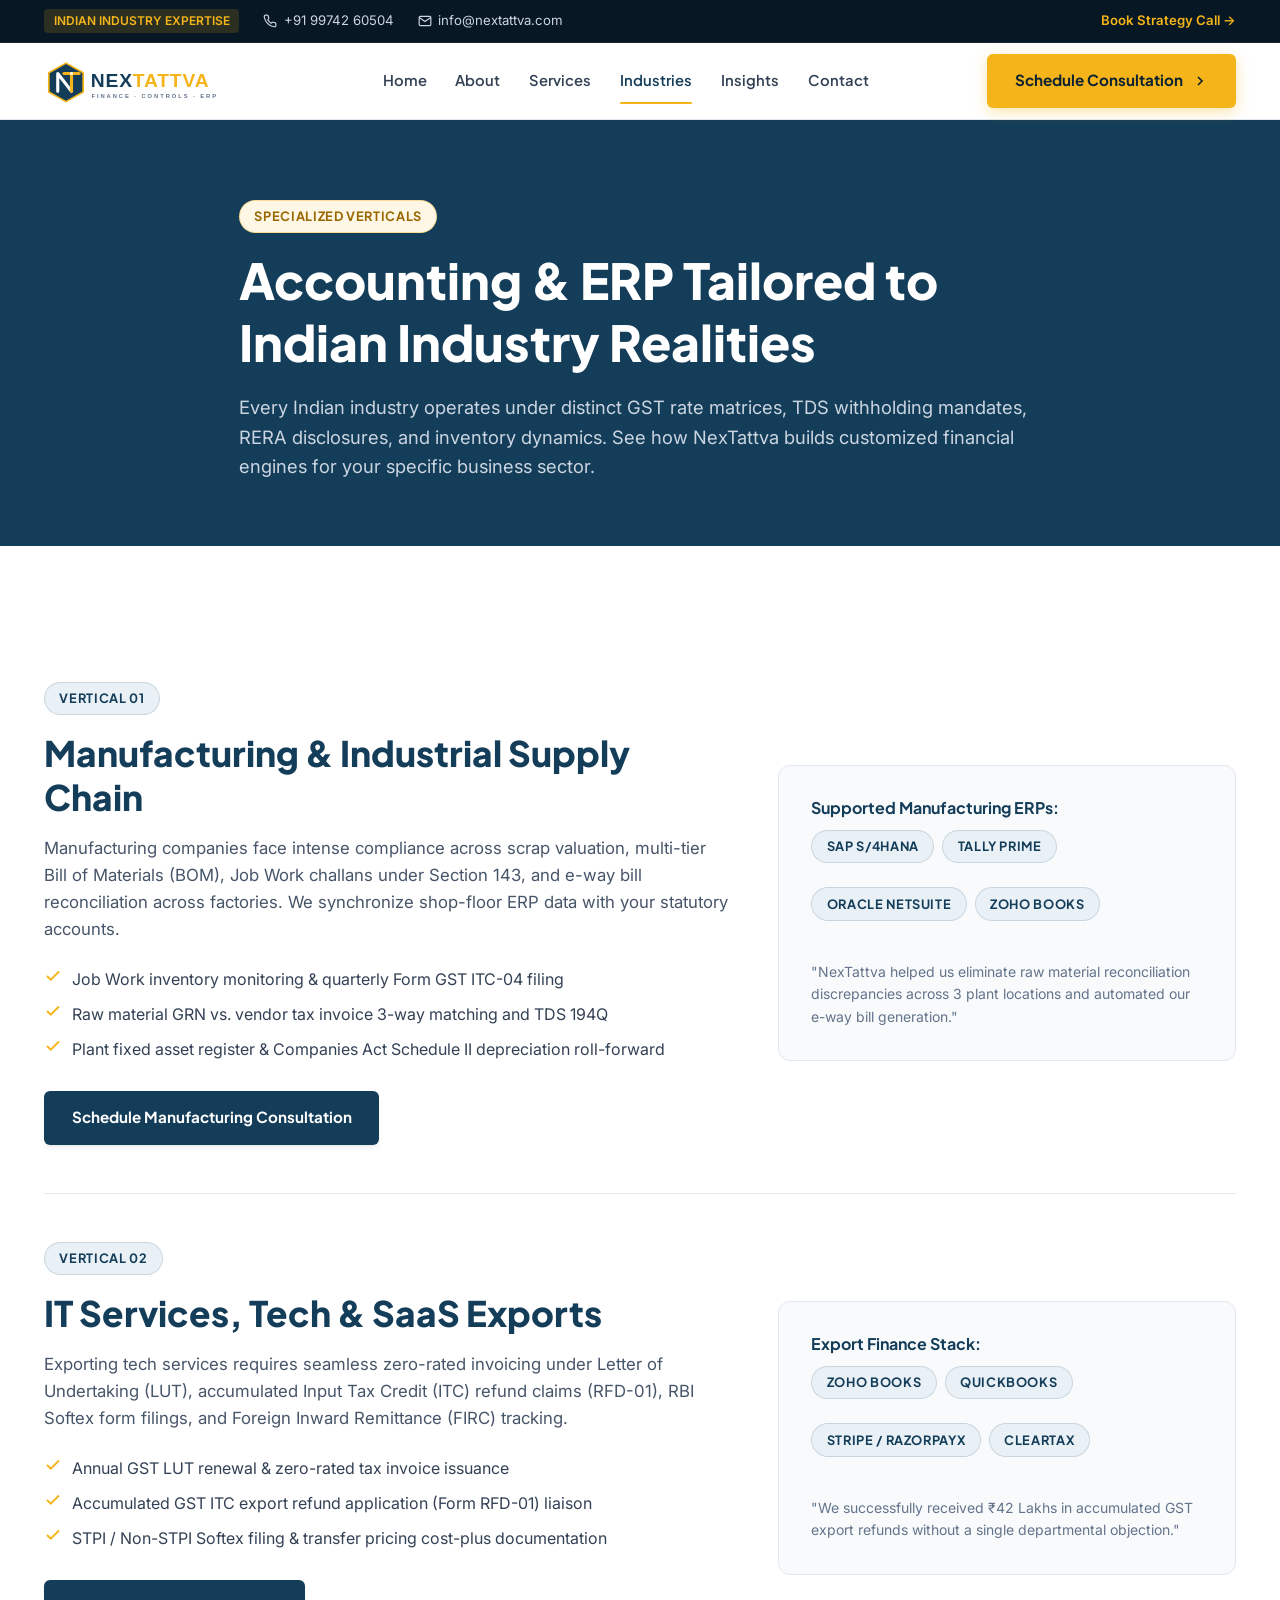
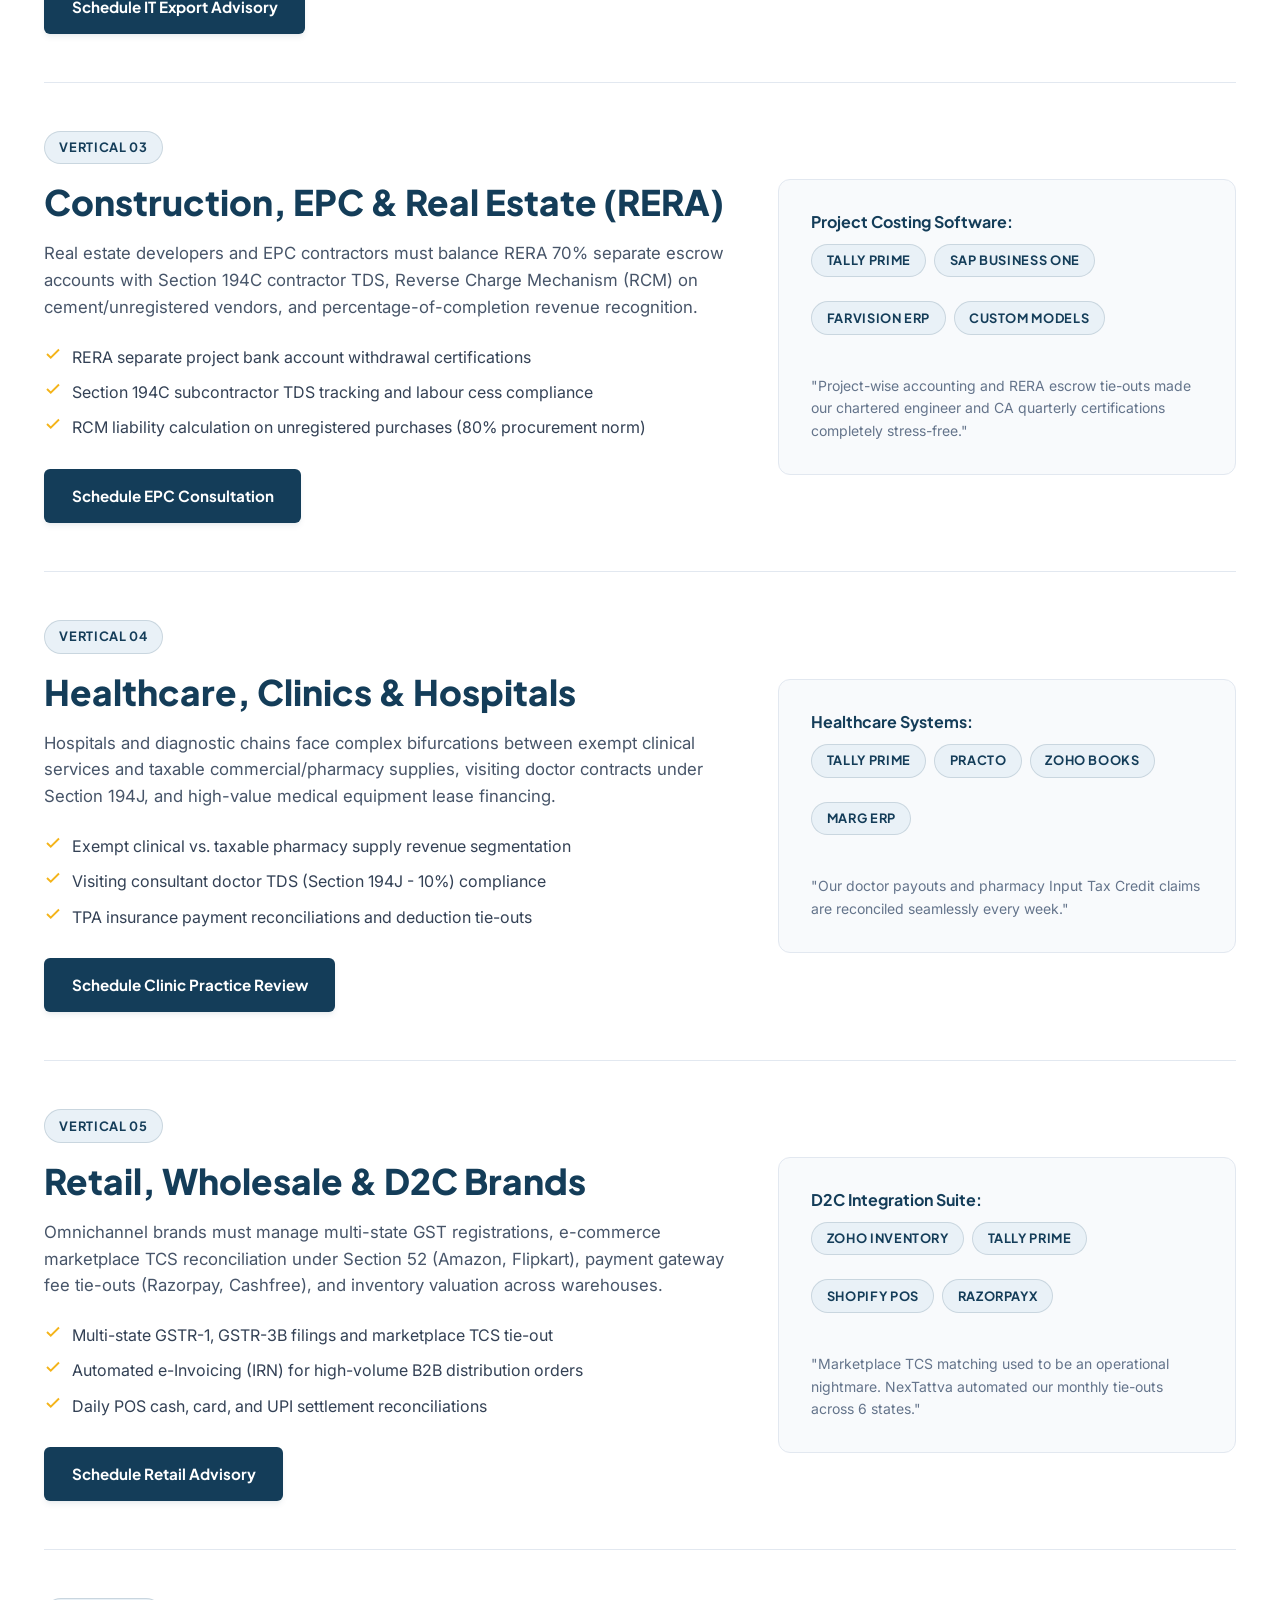
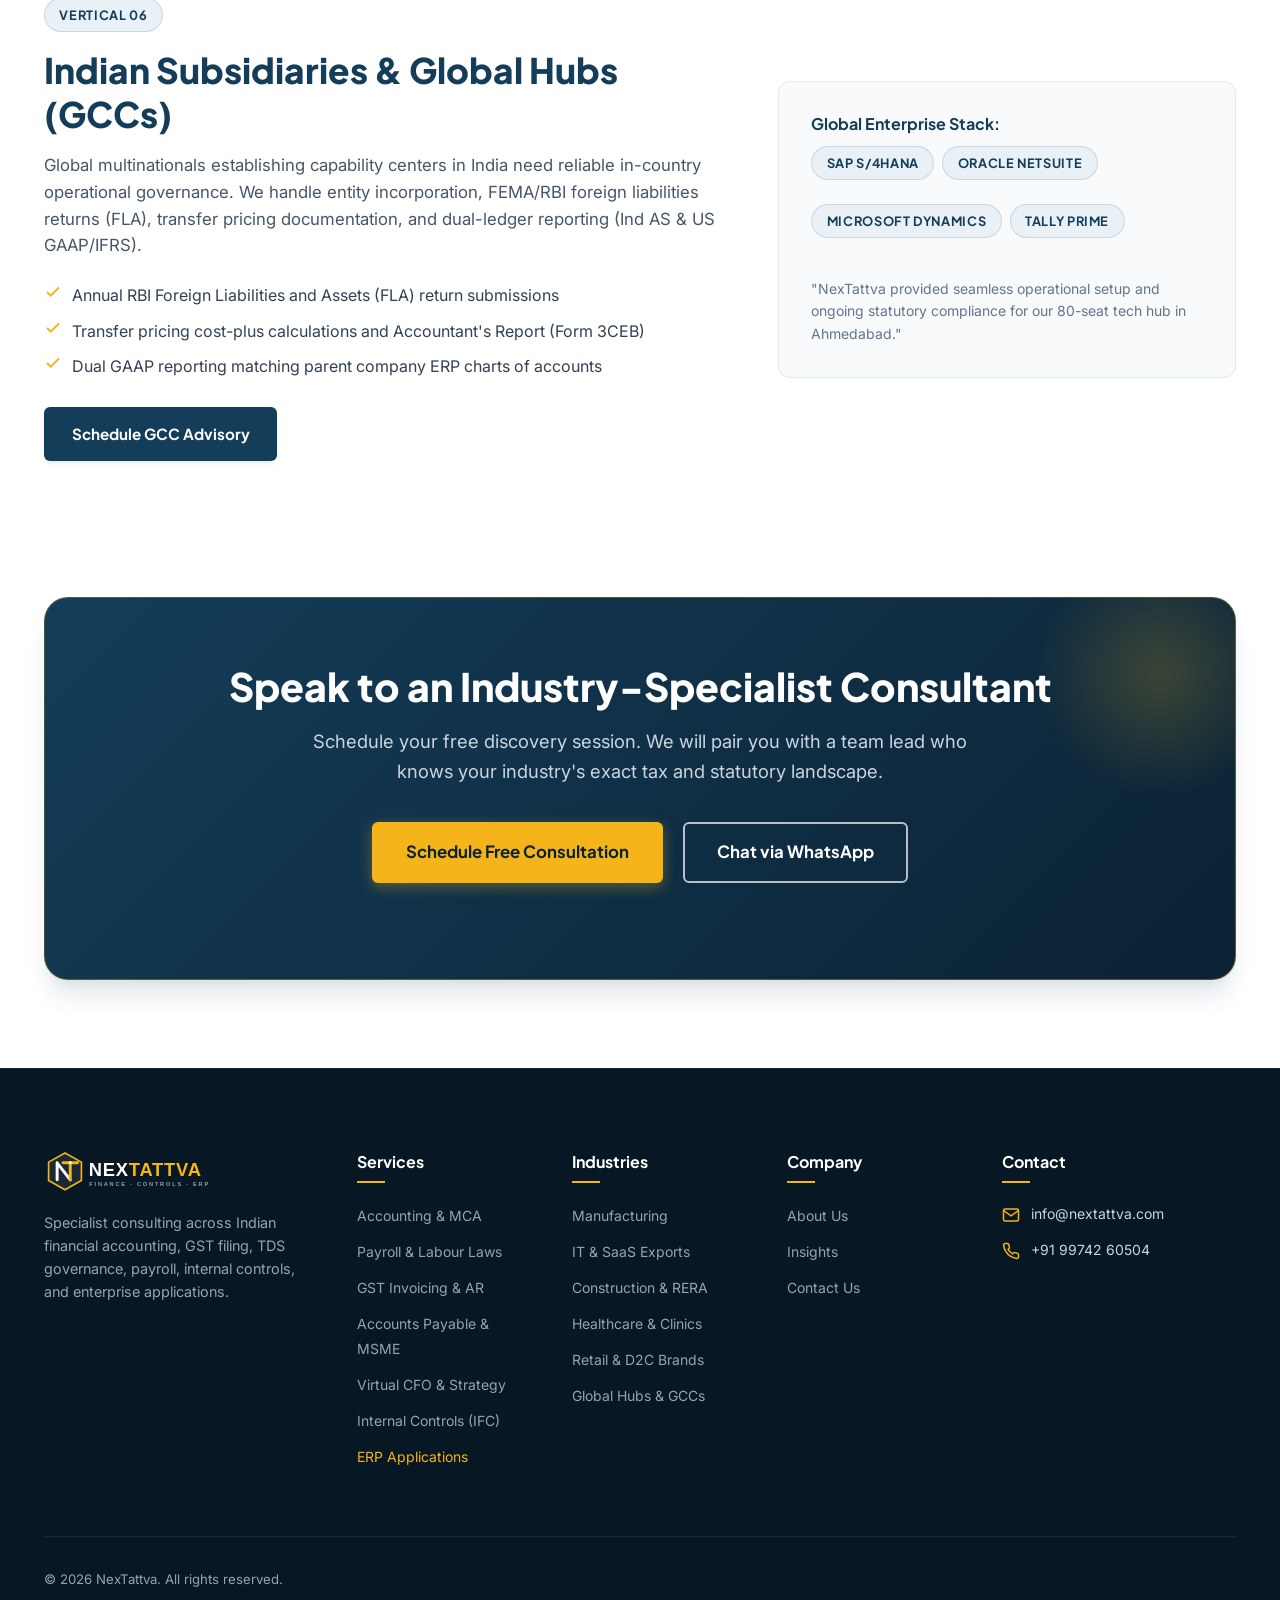
<file: industries.html>
<!DOCTYPE html>
<html lang="en">
<head>
  <meta charset="UTF-8">
  <meta name="viewport" content="width=device-width, initial-scale=1.0">
  <title>Industries We Serve | NexTattva — Indian Sector-Specific Accounting & ERP</title>
  <meta name="description" content="Discover how NexTattva delivers specialized accounting, GST compliance, and ERP solutions for Manufacturing, IT/SaaS Exports, Construction/RERA, Healthcare, Retail, and Indian GCC Subsidiaries.">
  <link rel="icon" type="image/svg+xml" href="assets/images/logo.svg">
  <link rel="stylesheet" href="assets/css/styles.css">
</head>
<body>

  <!-- Top Notification Bar -->
  <aside class="top-bar">
    <div class="container">
      <div class="top-bar-inner">
        <div class="top-bar-left">
          <span class="top-bar-tag">INDIAN INDUSTRY EXPERTISE</span>
          <a href="tel:+919974260504" class="top-bar-item">
            <svg width="14" height="14" viewBox="0 0 24 24" fill="none" stroke="currentColor" stroke-width="2"><path d="M22 16.92v3a2 2 0 0 1-2.18 2 19.79 19.79 0 0 1-8.63-3.07 19.5 19.5 0 0 1-6-6 19.79 19.79 0 0 1-3.07-8.67A2 2 0 0 1 4.11 2h3a2 2 0 0 1 2 1.72 12.84 12.84 0 0 0 .7 2.81 2 2 0 0 1-.45 2.11L8.09 9.91a16 16 0 0 0 6 6l1.27-1.27a2 2 0 0 1 2.11-.45 12.84 12.84 0 0 0 2.81.7A2 2 0 0 1 22 16.92z"></path></svg>
            <span>+91 99742 60504</span>
          </a>
          <a href="mailto:info@nextattva.com" class="top-bar-item">
            <svg width="14" height="14" viewBox="0 0 24 24" fill="none" stroke="currentColor" stroke-width="2"><path d="M4 4h16c1.1 0 2 .9 2 2v12c0 1.1-.9 2-2 2H4c-1.1 0-2-.9-2-2V6c0-1.1.9-2 2-2z"></path><polyline points="22,6 12,13 2,6"></polyline></svg>
            <span>info@nextattva.com</span>
          </a>
        </div>
        <div class="top-bar-right">
          <a href="https://calendly.com/nextattva_consultation" target="_blank" rel="noopener noreferrer" class="top-bar-item" style="color:#f4b41a;font-weight:600;">
            Book Strategy Call &rarr;
          </a>
        </div>
      </div>
    </div>
  </aside>

  <!-- Main Navigation Header -->
  <header class="header">
    <div class="container">
      <div class="nav-container">
        <a href="index.html" class="brand-logo">
          <img src="assets/images/logo.svg" alt="NexTattva Logo">
        </a>

        <nav class="nav-menu">
          <a href="index.html" class="nav-link">Home</a>
          <a href="about.html" class="nav-link">About</a>
          <a href="services.html" class="nav-link">Services</a>
          <a href="industries.html" class="nav-link active">Industries</a>
          <a href="insights.html" class="nav-link">Insights</a>
          <a href="contact.html" class="nav-link">Contact</a>
        </nav>

        <div class="nav-actions">
          <a href="contact.html" class="btn btn-accent">
            <span>Schedule Consultation</span>
            <svg width="16" height="16" viewBox="0 0 24 24" fill="none" stroke="currentColor" stroke-width="2.5"><polyline points="9 18 15 12 9 6"></polyline></svg>
          </a>
          <button class="mobile-toggle" id="mobileToggle" aria-label="Open Navigation">
            <svg width="26" height="26" viewBox="0 0 24 24" fill="none" stroke="currentColor" stroke-width="2"><line x1="3" y1="12" x2="21" y2="12"></line><line x1="3" y1="6" x2="21" y2="6"></line><line x1="3" y1="18" x2="21" y2="18"></line></svg>
          </button>
        </div>
      </div>
    </div>
  </header>

  <!-- Mobile Drawer -->
  <div class="modal-overlay" id="drawerOverlay"></div>
  <aside class="mobile-drawer" id="mobileDrawer">
    <div class="mobile-drawer-header">
      <img src="assets/images/logo.svg" alt="NexTattva Logo" style="height:36px;">
      <button class="modal-close" id="drawerClose">&times;</button>
    </div>
    <div class="mobile-drawer-links">
      <a href="index.html" class="mobile-drawer-link">Home</a>
      <a href="about.html" class="mobile-drawer-link">About NexTattva</a>
      <a href="services.html" class="mobile-drawer-link">Services (7 Practices)</a>
      <a href="industries.html" class="mobile-drawer-link">Industry Verticals</a>
      <a href="insights.html" class="mobile-drawer-link">Insights & Blogs</a>
      <a href="contact.html" class="mobile-drawer-link">Contact Us</a>
    </div>
    <div style="margin-top:auto;">
      <a href="contact.html" class="btn btn-accent" style="width:100%;">Book Free Consultation</a>
    </div>
  </aside>

  <!-- Industries Banner -->
  <section class="section section-bg-navy" style="padding: 5rem 0 4rem;">
    <div class="container text-center" style="max-width:850px;margin:0 auto;">
      <span class="badge badge-gold">Specialized Verticals</span>
      <h1 style="font-size:3.1rem;font-weight:800;color:#fff;margin-bottom:1.25rem;">
        Accounting & ERP Tailored to Indian Industry Realities
      </h1>
      <p style="font-size:1.15rem;color:#cbd5e1;line-height:1.6;">
        Every Indian industry operates under distinct GST rate matrices, TDS withholding mandates, RERA disclosures, and inventory dynamics. See how NexTattva builds customized financial engines for your specific business sector.
      </p>
    </div>
  </section>

  <!-- Industry Deep Dives -->
  <section class="section">
    <div class="container">

      <!-- Manufacturing -->
      <div id="manufacturing" style="padding:3rem 0;border-bottom:1px solid #e2e8f0;">
        <div style="display:grid;grid-template-columns:1.2fr 0.8fr;gap:3rem;align-items:center;">
          <div>
            <span class="badge badge-navy">Vertical 01</span>
            <h2 style="font-size:2.2rem;font-weight:800;color:#143d59;margin-bottom:1rem;">Manufacturing & Industrial Supply Chain</h2>
            <p style="font-size:1.05rem;color:#475569;margin-bottom:1.5rem;">
              Manufacturing companies face intense compliance across scrap valuation, multi-tier Bill of Materials (BOM), Job Work challans under Section 143, and e-way bill reconciliation across factories. We synchronize shop-floor ERP data with your statutory accounts.
            </p>
            <ul style="margin-bottom:1.75rem;">
              <li style="display:flex;gap:0.6rem;margin-bottom:0.6rem;color:#334155;">
                <svg width="18" height="18" viewBox="0 0 24 24" fill="none" stroke="#f4b41a" stroke-width="2.5"><polyline points="20 6 9 17 4 12"></polyline></svg>
                <span>Job Work inventory monitoring & quarterly Form GST ITC-04 filing</span>
              </li>
              <li style="display:flex;gap:0.6rem;margin-bottom:0.6rem;color:#334155;">
                <svg width="18" height="18" viewBox="0 0 24 24" fill="none" stroke="#f4b41a" stroke-width="2.5"><polyline points="20 6 9 17 4 12"></polyline></svg>
                <span>Raw material GRN vs. vendor tax invoice 3-way matching and TDS 194Q</span>
              </li>
              <li style="display:flex;gap:0.6rem;margin-bottom:0.6rem;color:#334155;">
                <svg width="18" height="18" viewBox="0 0 24 24" fill="none" stroke="#f4b41a" stroke-width="2.5"><polyline points="20 6 9 17 4 12"></polyline></svg>
                <span>Plant fixed asset register & Companies Act Schedule II depreciation roll-forward</span>
              </li>
            </ul>
            <a href="contact.html" class="btn btn-primary">Schedule Manufacturing Consultation</a>
          </div>
          <div style="background:#f8fafc;border:1px solid #e2e8f0;border-radius:12px;padding:2rem;">
            <h4 style="color:#143d59;font-weight:700;margin-bottom:0.75rem;">Supported Manufacturing ERPs:</h4>
            <div style="display:flex;flex-wrap:wrap;gap:0.5rem;margin-bottom:1.5rem;">
              <span class="badge badge-navy">SAP S/4HANA</span>
              <span class="badge badge-navy">Tally Prime</span>
              <span class="badge badge-navy">Oracle NetSuite</span>
              <span class="badge badge-navy">Zoho Books</span>
            </div>
            <p style="font-size:0.875rem;color:#64748b;margin:0;">"NexTattva helped us eliminate raw material reconciliation discrepancies across 3 plant locations and automated our e-way bill generation."</p>
          </div>
        </div>
      </div>

      <!-- IT Services & SaaS Exports -->
      <div id="it-exports" style="padding:3rem 0;border-bottom:1px solid #e2e8f0;">
        <div style="display:grid;grid-template-columns:1.2fr 0.8fr;gap:3rem;align-items:center;">
          <div>
            <span class="badge badge-navy">Vertical 02</span>
            <h2 style="font-size:2.2rem;font-weight:800;color:#143d59;margin-bottom:1rem;">IT Services, Tech & SaaS Exports</h2>
            <p style="font-size:1.05rem;color:#475569;margin-bottom:1.5rem;">
              Exporting tech services requires seamless zero-rated invoicing under Letter of Undertaking (LUT), accumulated Input Tax Credit (ITC) refund claims (RFD-01), RBI Softex form filings, and Foreign Inward Remittance (FIRC) tracking.
            </p>
            <ul style="margin-bottom:1.75rem;">
              <li style="display:flex;gap:0.6rem;margin-bottom:0.6rem;color:#334155;">
                <svg width="18" height="18" viewBox="0 0 24 24" fill="none" stroke="#f4b41a" stroke-width="2.5"><polyline points="20 6 9 17 4 12"></polyline></svg>
                <span>Annual GST LUT renewal & zero-rated tax invoice issuance</span>
              </li>
              <li style="display:flex;gap:0.6rem;margin-bottom:0.6rem;color:#334155;">
                <svg width="18" height="18" viewBox="0 0 24 24" fill="none" stroke="#f4b41a" stroke-width="2.5"><polyline points="20 6 9 17 4 12"></polyline></svg>
                <span>Accumulated GST ITC export refund application (Form RFD-01) liaison</span>
              </li>
              <li style="display:flex;gap:0.6rem;margin-bottom:0.6rem;color:#334155;">
                <svg width="18" height="18" viewBox="0 0 24 24" fill="none" stroke="#f4b41a" stroke-width="2.5"><polyline points="20 6 9 17 4 12"></polyline></svg>
                <span>STPI / Non-STPI Softex filing & transfer pricing cost-plus documentation</span>
              </li>
            </ul>
            <a href="contact.html" class="btn btn-primary">Schedule IT Export Advisory</a>
          </div>
          <div style="background:#f8fafc;border:1px solid #e2e8f0;border-radius:12px;padding:2rem;">
            <h4 style="color:#143d59;font-weight:700;margin-bottom:0.75rem;">Export Finance Stack:</h4>
            <div style="display:flex;flex-wrap:wrap;gap:0.5rem;margin-bottom:1.5rem;">
              <span class="badge badge-navy">Zoho Books</span>
              <span class="badge badge-navy">QuickBooks</span>
              <span class="badge badge-navy">Stripe / RazorpayX</span>
              <span class="badge badge-navy">ClearTax</span>
            </div>
            <p style="font-size:0.875rem;color:#64748b;margin:0;">"We successfully received ₹42 Lakhs in accumulated GST export refunds without a single departmental objection."</p>
          </div>
        </div>
      </div>

      <!-- Construction & Real Estate (RERA) -->
      <div id="construction" style="padding:3rem 0;border-bottom:1px solid #e2e8f0;">
        <div style="display:grid;grid-template-columns:1.2fr 0.8fr;gap:3rem;align-items:center;">
          <div>
            <span class="badge badge-navy">Vertical 03</span>
            <h2 style="font-size:2.2rem;font-weight:800;color:#143d59;margin-bottom:1rem;">Construction, EPC & Real Estate (RERA)</h2>
            <p style="font-size:1.05rem;color:#475569;margin-bottom:1.5rem;">
              Real estate developers and EPC contractors must balance RERA 70% separate escrow accounts with Section 194C contractor TDS, Reverse Charge Mechanism (RCM) on cement/unregistered vendors, and percentage-of-completion revenue recognition.
            </p>
            <ul style="margin-bottom:1.75rem;">
              <li style="display:flex;gap:0.6rem;margin-bottom:0.6rem;color:#334155;">
                <svg width="18" height="18" viewBox="0 0 24 24" fill="none" stroke="#f4b41a" stroke-width="2.5"><polyline points="20 6 9 17 4 12"></polyline></svg>
                <span>RERA separate project bank account withdrawal certifications</span>
              </li>
              <li style="display:flex;gap:0.6rem;margin-bottom:0.6rem;color:#334155;">
                <svg width="18" height="18" viewBox="0 0 24 24" fill="none" stroke="#f4b41a" stroke-width="2.5"><polyline points="20 6 9 17 4 12"></polyline></svg>
                <span>Section 194C subcontractor TDS tracking and labour cess compliance</span>
              </li>
              <li style="display:flex;gap:0.6rem;margin-bottom:0.6rem;color:#334155;">
                <svg width="18" height="18" viewBox="0 0 24 24" fill="none" stroke="#f4b41a" stroke-width="2.5"><polyline points="20 6 9 17 4 12"></polyline></svg>
                <span>RCM liability calculation on unregistered purchases (80% procurement norm)</span>
              </li>
            </ul>
            <a href="contact.html" class="btn btn-primary">Schedule EPC Consultation</a>
          </div>
          <div style="background:#f8fafc;border:1px solid #e2e8f0;border-radius:12px;padding:2rem;">
            <h4 style="color:#143d59;font-weight:700;margin-bottom:0.75rem;">Project Costing Software:</h4>
            <div style="display:flex;flex-wrap:wrap;gap:0.5rem;margin-bottom:1.5rem;">
              <span class="badge badge-navy">Tally Prime</span>
              <span class="badge badge-navy">SAP Business One</span>
              <span class="badge badge-navy">FARVISION ERP</span>
              <span class="badge badge-navy">Custom Models</span>
            </div>
            <p style="font-size:0.875rem;color:#64748b;margin:0;">"Project-wise accounting and RERA escrow tie-outs made our chartered engineer and CA quarterly certifications completely stress-free."</p>
          </div>
        </div>
      </div>

      <!-- Healthcare, Clinics & Hospitals -->
      <div id="healthcare" style="padding:3rem 0;border-bottom:1px solid #e2e8f0;">
        <div style="display:grid;grid-template-columns:1.2fr 0.8fr;gap:3rem;align-items:center;">
          <div>
            <span class="badge badge-navy">Vertical 04</span>
            <h2 style="font-size:2.2rem;font-weight:800;color:#143d59;margin-bottom:1rem;">Healthcare, Clinics & Hospitals</h2>
            <p style="font-size:1.05rem;color:#475569;margin-bottom:1.5rem;">
              Hospitals and diagnostic chains face complex bifurcations between exempt clinical services and taxable commercial/pharmacy supplies, visiting doctor contracts under Section 194J, and high-value medical equipment lease financing.
            </p>
            <ul style="margin-bottom:1.75rem;">
              <li style="display:flex;gap:0.6rem;margin-bottom:0.6rem;color:#334155;">
                <svg width="18" height="18" viewBox="0 0 24 24" fill="none" stroke="#f4b41a" stroke-width="2.5"><polyline points="20 6 9 17 4 12"></polyline></svg>
                <span>Exempt clinical vs. taxable pharmacy supply revenue segmentation</span>
              </li>
              <li style="display:flex;gap:0.6rem;margin-bottom:0.6rem;color:#334155;">
                <svg width="18" height="18" viewBox="0 0 24 24" fill="none" stroke="#f4b41a" stroke-width="2.5"><polyline points="20 6 9 17 4 12"></polyline></svg>
                <span>Visiting consultant doctor TDS (Section 194J - 10%) compliance</span>
              </li>
              <li style="display:flex;gap:0.6rem;margin-bottom:0.6rem;color:#334155;">
                <svg width="18" height="18" viewBox="0 0 24 24" fill="none" stroke="#f4b41a" stroke-width="2.5"><polyline points="20 6 9 17 4 12"></polyline></svg>
                <span>TPA insurance payment reconciliations and deduction tie-outs</span>
              </li>
            </ul>
            <a href="contact.html" class="btn btn-primary">Schedule Clinic Practice Review</a>
          </div>
          <div style="background:#f8fafc;border:1px solid #e2e8f0;border-radius:12px;padding:2rem;">
            <h4 style="color:#143d59;font-weight:700;margin-bottom:0.75rem;">Healthcare Systems:</h4>
            <div style="display:flex;flex-wrap:wrap;gap:0.5rem;margin-bottom:1.5rem;">
              <span class="badge badge-navy">Tally Prime</span>
              <span class="badge badge-navy">Practo</span>
              <span class="badge badge-navy">Zoho Books</span>
              <span class="badge badge-navy">Marg ERP</span>
            </div>
            <p style="font-size:0.875rem;color:#64748b;margin:0;">"Our doctor payouts and pharmacy Input Tax Credit claims are reconciled seamlessly every week."</p>
          </div>
        </div>
      </div>

      <!-- Retail, Wholesale & D2C Brands -->
      <div id="retail" style="padding:3rem 0;border-bottom:1px solid #e2e8f0;">
        <div style="display:grid;grid-template-columns:1.2fr 0.8fr;gap:3rem;align-items:center;">
          <div>
            <span class="badge badge-navy">Vertical 05</span>
            <h2 style="font-size:2.2rem;font-weight:800;color:#143d59;margin-bottom:1rem;">Retail, Wholesale & D2C Brands</h2>
            <p style="font-size:1.05rem;color:#475569;margin-bottom:1.5rem;">
              Omnichannel brands must manage multi-state GST registrations, e-commerce marketplace TCS reconciliation under Section 52 (Amazon, Flipkart), payment gateway fee tie-outs (Razorpay, Cashfree), and inventory valuation across warehouses.
            </p>
            <ul style="margin-bottom:1.75rem;">
              <li style="display:flex;gap:0.6rem;margin-bottom:0.6rem;color:#334155;">
                <svg width="18" height="18" viewBox="0 0 24 24" fill="none" stroke="#f4b41a" stroke-width="2.5"><polyline points="20 6 9 17 4 12"></polyline></svg>
                <span>Multi-state GSTR-1, GSTR-3B filings and marketplace TCS tie-out</span>
              </li>
              <li style="display:flex;gap:0.6rem;margin-bottom:0.6rem;color:#334155;">
                <svg width="18" height="18" viewBox="0 0 24 24" fill="none" stroke="#f4b41a" stroke-width="2.5"><polyline points="20 6 9 17 4 12"></polyline></svg>
                <span>Automated e-Invoicing (IRN) for high-volume B2B distribution orders</span>
              </li>
              <li style="display:flex;gap:0.6rem;margin-bottom:0.6rem;color:#334155;">
                <svg width="18" height="18" viewBox="0 0 24 24" fill="none" stroke="#f4b41a" stroke-width="2.5"><polyline points="20 6 9 17 4 12"></polyline></svg>
                <span>Daily POS cash, card, and UPI settlement reconciliations</span>
              </li>
            </ul>
            <a href="contact.html" class="btn btn-primary">Schedule Retail Advisory</a>
          </div>
          <div style="background:#f8fafc;border:1px solid #e2e8f0;border-radius:12px;padding:2rem;">
            <h4 style="color:#143d59;font-weight:700;margin-bottom:0.75rem;">D2C Integration Suite:</h4>
            <div style="display:flex;flex-wrap:wrap;gap:0.5rem;margin-bottom:1.5rem;">
              <span class="badge badge-navy">Zoho Inventory</span>
              <span class="badge badge-navy">Tally Prime</span>
              <span class="badge badge-navy">Shopify POS</span>
              <span class="badge badge-navy">RazorpayX</span>
            </div>
            <p style="font-size:0.875rem;color:#64748b;margin:0;">"Marketplace TCS matching used to be an operational nightmare. NexTattva automated our monthly tie-outs across 6 states."</p>
          </div>
        </div>
      </div>

      <!-- Indian Subsidiaries & GCC Hubs -->
      <div id="subsidiaries" style="padding:3rem 0;">
        <div style="display:grid;grid-template-columns:1.2fr 0.8fr;gap:3rem;align-items:center;">
          <div>
            <span class="badge badge-navy">Vertical 06</span>
            <h2 style="font-size:2.2rem;font-weight:800;color:#143d59;margin-bottom:1rem;">Indian Subsidiaries & Global Hubs (GCCs)</h2>
            <p style="font-size:1.05rem;color:#475569;margin-bottom:1.5rem;">
              Global multinationals establishing capability centers in India need reliable in-country operational governance. We handle entity incorporation, FEMA/RBI foreign liabilities returns (FLA), transfer pricing documentation, and dual-ledger reporting (Ind AS & US GAAP/IFRS).
            </p>
            <ul style="margin-bottom:1.75rem;">
              <li style="display:flex;gap:0.6rem;margin-bottom:0.6rem;color:#334155;">
                <svg width="18" height="18" viewBox="0 0 24 24" fill="none" stroke="#f4b41a" stroke-width="2.5"><polyline points="20 6 9 17 4 12"></polyline></svg>
                <span>Annual RBI Foreign Liabilities and Assets (FLA) return submissions</span>
              </li>
              <li style="display:flex;gap:0.6rem;margin-bottom:0.6rem;color:#334155;">
                <svg width="18" height="18" viewBox="0 0 24 24" fill="none" stroke="#f4b41a" stroke-width="2.5"><polyline points="20 6 9 17 4 12"></polyline></svg>
                <span>Transfer pricing cost-plus calculations and Accountant's Report (Form 3CEB)</span>
              </li>
              <li style="display:flex;gap:0.6rem;margin-bottom:0.6rem;color:#334155;">
                <svg width="18" height="18" viewBox="0 0 24 24" fill="none" stroke="#f4b41a" stroke-width="2.5"><polyline points="20 6 9 17 4 12"></polyline></svg>
                <span>Dual GAAP reporting matching parent company ERP charts of accounts</span>
              </li>
            </ul>
            <a href="contact.html" class="btn btn-primary">Schedule GCC Advisory</a>
          </div>
          <div style="background:#f8fafc;border:1px solid #e2e8f0;border-radius:12px;padding:2rem;">
            <h4 style="color:#143d59;font-weight:700;margin-bottom:0.75rem;">Global Enterprise Stack:</h4>
            <div style="display:flex;flex-wrap:wrap;gap:0.5rem;margin-bottom:1.5rem;">
              <span class="badge badge-navy">SAP S/4HANA</span>
              <span class="badge badge-navy">Oracle NetSuite</span>
              <span class="badge badge-navy">Microsoft Dynamics</span>
              <span class="badge badge-navy">Tally Prime</span>
            </div>
            <p style="font-size:0.875rem;color:#64748b;margin:0;">"NexTattva provided seamless operational setup and ongoing statutory compliance for our 80-seat tech hub in Ahmedabad."</p>
          </div>
        </div>
      </div>

    </div>
  </section>

  <!-- CTA Banner -->
  <section class="section" style="padding-top:0;">
    <div class="container">
      <div class="cta-banner">
        <h2 class="cta-banner-title">Speak to an Industry-Specialist Consultant</h2>
        <p class="cta-banner-desc">
          Schedule your free discovery session. We will pair you with a team lead who knows your industry's exact tax and statutory landscape.
        </p>
        <div class="cta-banner-actions">
          <a href="contact.html" class="btn btn-accent btn-lg">Schedule Free Consultation</a>
          <a href="https://wa.me/919974260504" class="btn btn-outline-white btn-lg">Chat via WhatsApp</a>
        </div>
      </div>
    </div>
  </section>

  <!-- Corporate Footer -->
  <footer class="footer">
    <div class="container">
      <div class="footer-grid">
        <div class="footer-brand">
          <img src="assets/images/logo-white.svg" alt="NexTattva Logo" style="height:42px;">
          <p>Specialist consulting across Indian financial accounting, GST filing, TDS governance, payroll, internal controls, and enterprise applications.</p>
        </div>
        <div class="footer-col">
          <div class="footer-col-title">Services</div>
          <ul class="footer-links">
            <li><a href="services.html#bookkeeping">Accounting & MCA</a></li>
            <li><a href="services.html#payroll">Payroll & Labour Laws</a></li>
            <li><a href="services.html#ar">GST Invoicing & AR</a></li>
            <li><a href="services.html#ap">Accounts Payable & MSME</a></li>
            <li><a href="services.html#vcfo">Virtual CFO & Strategy</a></li>
            <li><a href="services.html#controls">Internal Controls (IFC)</a></li>
            <li><a href="services.html#erp" style="color:#f4b41a;">ERP Applications</a></li>
          </ul>
        </div>
        <div class="footer-col">
          <div class="footer-col-title">Industries</div>
          <ul class="footer-links">
            <li><a href="industries.html#manufacturing">Manufacturing</a></li>
            <li><a href="industries.html#it-exports">IT & SaaS Exports</a></li>
            <li><a href="industries.html#construction">Construction & RERA</a></li>
            <li><a href="industries.html#healthcare">Healthcare & Clinics</a></li>
            <li><a href="industries.html#retail">Retail & D2C Brands</a></li>
            <li><a href="industries.html#subsidiaries">Global Hubs & GCCs</a></li>
          </ul>
        </div>
        <div class="footer-col">
          <div class="footer-col-title">Company</div>
          <ul class="footer-links">
            <li><a href="about.html">About Us</a></li>
            <li><a href="insights.html">Insights</a></li>
            <li><a href="contact.html">Contact Us</a></li>
          </ul>
        </div>
        <div class="footer-col">
          <div class="footer-col-title">Contact</div>
          <div class="footer-contact-item">
            <svg width="18" height="18" viewBox="0 0 24 24" fill="none" stroke="currentColor" stroke-width="2"><path d="M4 4h16c1.1 0 2 .9 2 2v12c0 1.1-.9 2-2 2H4c-1.1 0-2-.9-2-2V6c0-1.1.9-2 2-2z"></path><polyline points="22,6 12,13 2,6"></polyline></svg>
            <div>info@nextattva.com</div>
          </div>
          <div class="footer-contact-item">
            <svg width="18" height="18" viewBox="0 0 24 24" fill="none" stroke="currentColor" stroke-width="2"><path d="M22 16.92v3a2 2 0 0 1-2.18 2 19.79 19.79 0 0 1-8.63-3.07 19.5 19.5 0 0 1-6-6 19.79 19.79 0 0 1-3.07-8.67A2 2 0 0 1 4.11 2h3a2 2 0 0 1 2 1.72 12.84 12.84 0 0 0 .7 2.81 2 2 0 0 1-.45 2.11L8.09 9.91a16 16 0 0 0 6 6l1.27-1.27a2 2 0 0 1 2.11-.45 12.84 12.84 0 0 0 2.81.7A2 2 0 0 1 22 16.92z"></path></svg>
            <div>+91 99742 60504</div>
          </div>
        </div>
      </div>
      <div class="footer-bottom">
        <div>&copy; 2026 NexTattva. All rights reserved.</div>
      </div>
    </div>
  </footer>

  <script src="assets/js/main.js"></script>
</body>
</html>
</file>
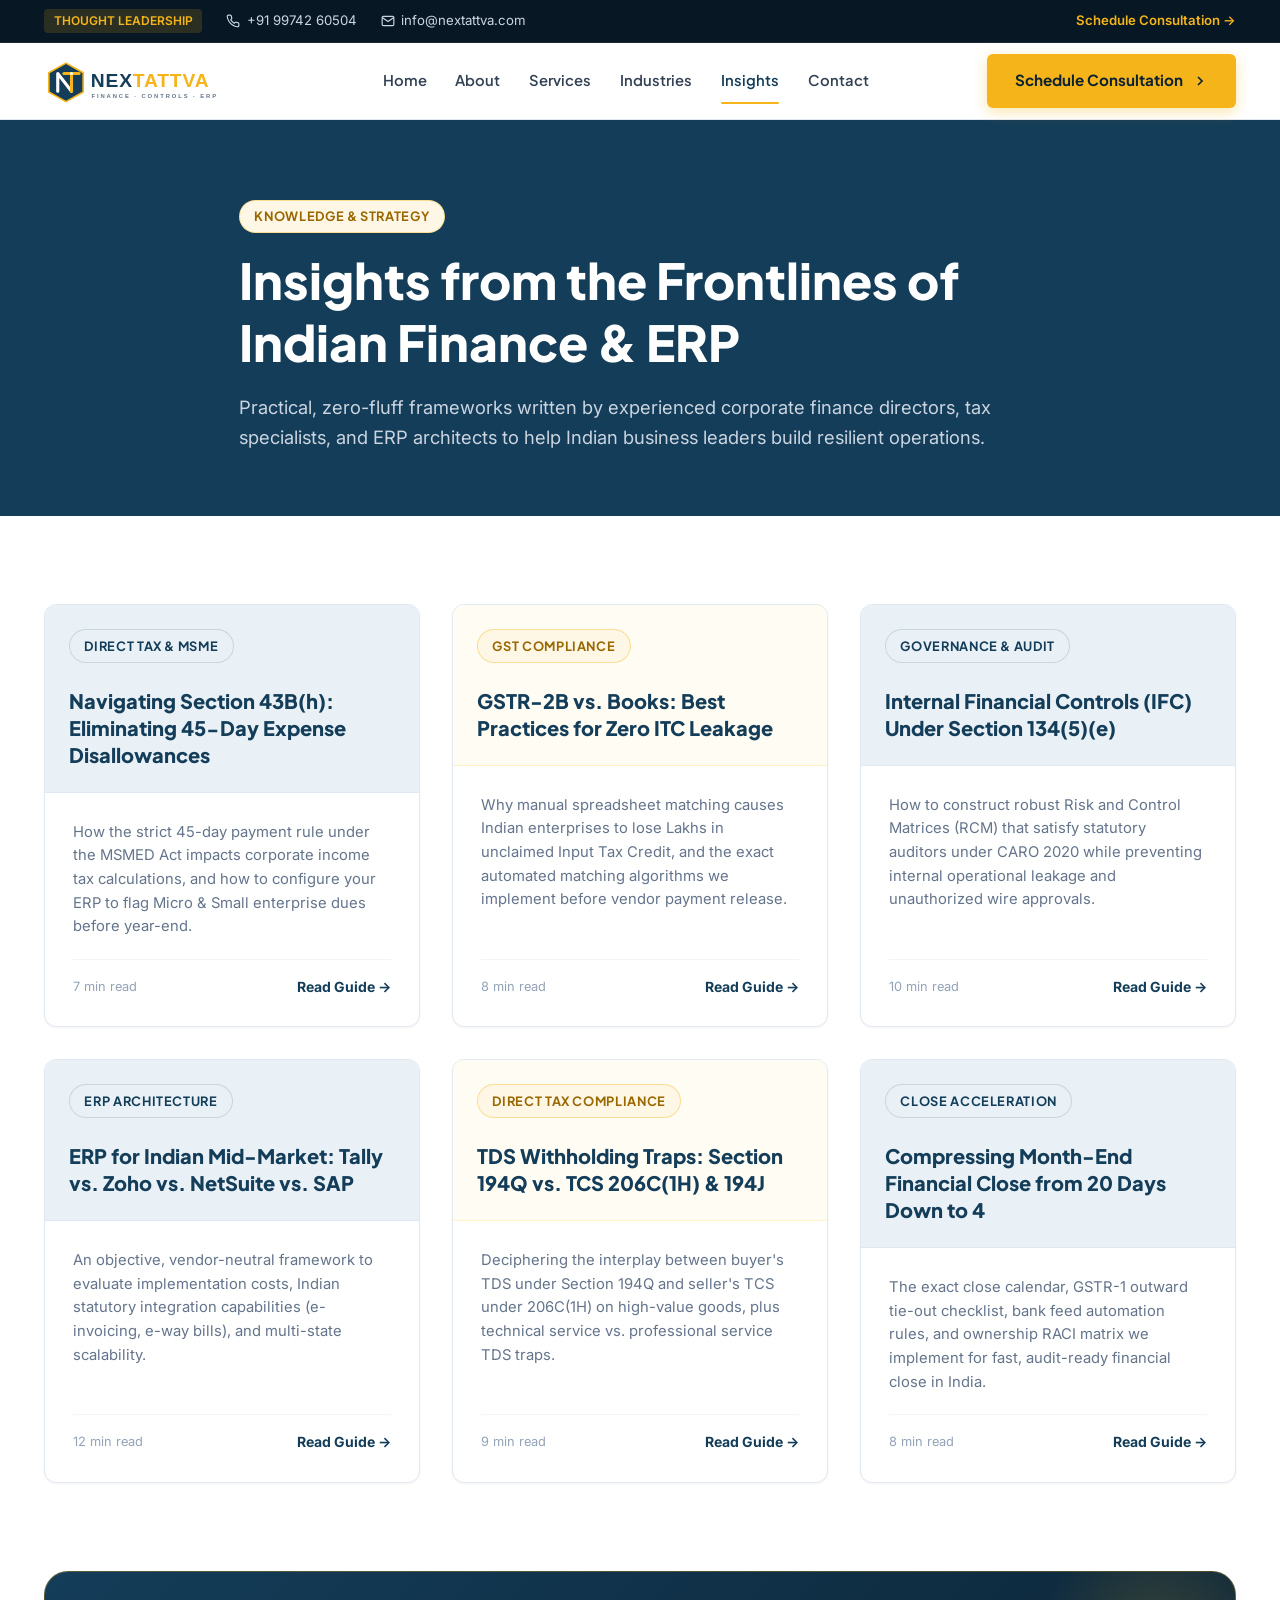
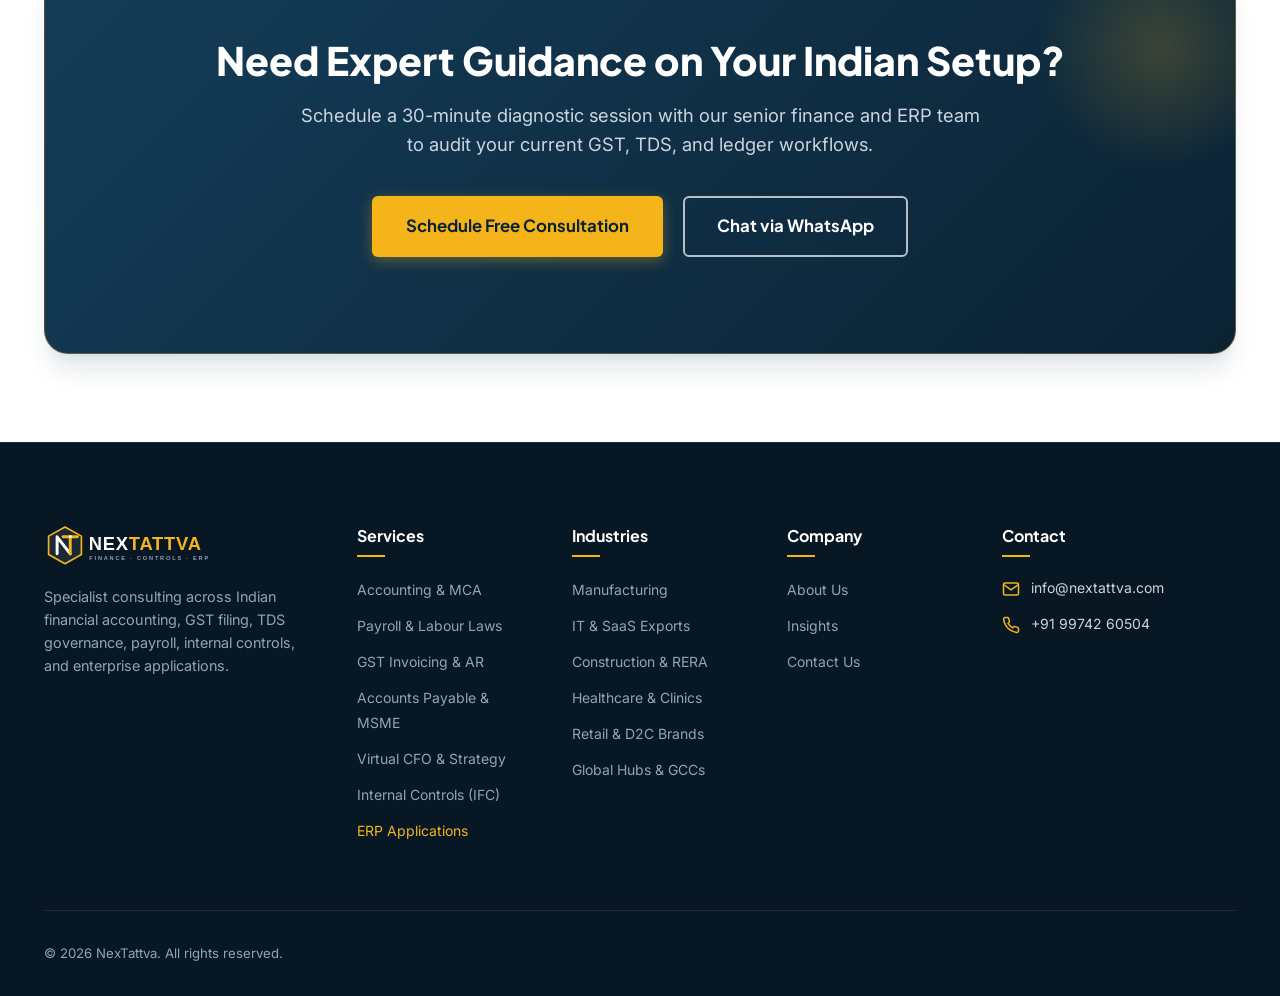
<file: insights.html>
<!DOCTYPE html>
<html lang="en">
<head>
  <meta charset="UTF-8">
  <meta name="viewport" content="width=device-width, initial-scale=1.0">
  <title>Insights & Articles | NexTattva — Indian Taxation, Controls & ERP Strategy</title>
  <meta name="description" content="Explore actionable insights, financial guides, GST/TDS compliance frameworks, Section 43B(h) strategies, and ERP evaluation guides from the senior consulting team at NexTattva.">
  <link rel="icon" type="image/svg+xml" href="assets/images/logo.svg">
  <link rel="stylesheet" href="assets/css/styles.css">
</head>
<body>

  <!-- Top Notification Bar -->
  <aside class="top-bar">
    <div class="container">
      <div class="top-bar-inner">
        <div class="top-bar-left">
          <span class="top-bar-tag">THOUGHT LEADERSHIP</span>
          <a href="tel:+919974260504" class="top-bar-item">
            <svg width="14" height="14" viewBox="0 0 24 24" fill="none" stroke="currentColor" stroke-width="2"><path d="M22 16.92v3a2 2 0 0 1-2.18 2 19.79 19.79 0 0 1-8.63-3.07 19.5 19.5 0 0 1-6-6 19.79 19.79 0 0 1-3.07-8.67A2 2 0 0 1 4.11 2h3a2 2 0 0 1 2 1.72 12.84 12.84 0 0 0 .7 2.81 2 2 0 0 1-.45 2.11L8.09 9.91a16 16 0 0 0 6 6l1.27-1.27a2 2 0 0 1 2.11-.45 12.84 12.84 0 0 0 2.81.7A2 2 0 0 1 22 16.92z"></path></svg>
            <span>+91 99742 60504</span>
          </a>
          <a href="mailto:info@nextattva.com" class="top-bar-item">
            <svg width="14" height="14" viewBox="0 0 24 24" fill="none" stroke="currentColor" stroke-width="2"><path d="M4 4h16c1.1 0 2 .9 2 2v12c0 1.1-.9 2-2 2H4c-1.1 0-2-.9-2-2V6c0-1.1.9-2 2-2z"></path><polyline points="22,6 12,13 2,6"></polyline></svg>
            <span>info@nextattva.com</span>
          </a>
        </div>
        <div class="top-bar-right">
          <a href="https://calendly.com/nextattva_consultation" target="_blank" rel="noopener noreferrer" class="top-bar-item" style="color:#f4b41a;font-weight:600;">
            Schedule Consultation &rarr;
          </a>
        </div>
      </div>
    </div>
  </aside>

  <!-- Main Navigation Header -->
  <header class="header">
    <div class="container">
      <div class="nav-container">
        <a href="index.html" class="brand-logo">
          <img src="assets/images/logo.svg" alt="NexTattva Logo">
        </a>

        <nav class="nav-menu">
          <a href="index.html" class="nav-link">Home</a>
          <a href="about.html" class="nav-link">About</a>
          <a href="services.html" class="nav-link">Services</a>
          <a href="industries.html" class="nav-link">Industries</a>
          <a href="insights.html" class="nav-link active">Insights</a>
          <a href="contact.html" class="nav-link">Contact</a>
        </nav>

        <div class="nav-actions">
          <a href="contact.html" class="btn btn-accent">
            <span>Schedule Consultation</span>
            <svg width="16" height="16" viewBox="0 0 24 24" fill="none" stroke="currentColor" stroke-width="2.5"><polyline points="9 18 15 12 9 6"></polyline></svg>
          </a>
          <button class="mobile-toggle" id="mobileToggle" aria-label="Open Navigation">
            <svg width="26" height="26" viewBox="0 0 24 24" fill="none" stroke="currentColor" stroke-width="2"><line x1="3" y1="12" x2="21" y2="12"></line><line x1="3" y1="6" x2="21" y2="6"></line><line x1="3" y1="18" x2="21" y2="18"></line></svg>
          </button>
        </div>
      </div>
    </div>
  </header>

  <!-- Mobile Drawer -->
  <div class="modal-overlay" id="drawerOverlay"></div>
  <aside class="mobile-drawer" id="mobileDrawer">
    <div class="mobile-drawer-header">
      <img src="assets/images/logo.svg" alt="NexTattva Logo" style="height:36px;">
      <button class="modal-close" id="drawerClose">&times;</button>
    </div>
    <div class="mobile-drawer-links">
      <a href="index.html" class="mobile-drawer-link">Home</a>
      <a href="about.html" class="mobile-drawer-link">About NexTattva</a>
      <a href="services.html" class="mobile-drawer-link">Services (7 Practices)</a>
      <a href="industries.html" class="mobile-drawer-link">Industry Verticals</a>
      <a href="insights.html" class="mobile-drawer-link">Insights & Blogs</a>
      <a href="contact.html" class="mobile-drawer-link">Contact Us</a>
    </div>
    <div style="margin-top:auto;">
      <a href="contact.html" class="btn btn-accent" style="width:100%;">Book Free Consultation</a>
    </div>
  </aside>

  <!-- Insights Banner -->
  <section class="section section-bg-navy" style="padding: 5rem 0 4rem;">
    <div class="container text-center" style="max-width:850px;margin:0 auto;">
      <span class="badge badge-gold">Knowledge & Strategy</span>
      <h1 style="font-size:3.1rem;font-weight:800;color:#fff;margin-bottom:1.25rem;">
        Insights from the Frontlines of Indian Finance & ERP
      </h1>
      <p style="font-size:1.15rem;color:#cbd5e1;line-height:1.6;">
        Practical, zero-fluff frameworks written by experienced corporate finance directors, tax specialists, and ERP architects to help Indian business leaders build resilient operations.
      </p>
    </div>
  </section>

  <!-- Articles Grid -->
  <section class="section">
    <div class="container">
      <div style="display:grid; grid-template-columns: repeat(3, 1fr); gap: 2rem;">

        <!-- Article 1: Section 43B(h) -->
        <article style="background:#fff;border:1px solid #e2e8f0;border-radius:12px;overflow:hidden;box-shadow:var(--shadow-sm);display:flex;flex-direction:column;">
          <div style="background:#e9f1f7;padding:1.5rem;border-bottom:1px solid #e2e8f0;">
            <span class="badge badge-navy">Direct Tax & MSME</span>
            <h3 style="font-size:1.25rem;font-weight:800;color:#143d59;margin-top:0.5rem;line-height:1.35;">
              Navigating Section 43B(h): Eliminating 45-Day Expense Disallowances
            </h3>
          </div>
          <div style="padding:1.75rem;flex-grow:1;display:flex;flex-direction:column;justify-content:space-between;">
            <p style="color:#64748b;font-size:0.925rem;line-height:1.6;margin-bottom:1.25rem;">
              How the strict 45-day payment rule under the MSMED Act impacts corporate income tax calculations, and how to configure your ERP to flag Micro & Small enterprise dues before year-end.
            </p>
            <div style="border-top:1px solid #f1f5f9;padding-top:1rem;display:flex;justify-content:space-between;align-items:center;">
              <span style="font-size:0.8rem;color:#94a3b8;">7 min read</span>
              <a href="contact.html" style="font-weight:700;color:#143d59;font-size:0.875rem;">Read Guide &rarr;</a>
            </div>
          </div>
        </article>

        <!-- Article 2: GSTR-2B ITC Matching -->
        <article style="background:#fff;border:1px solid #e2e8f0;border-radius:12px;overflow:hidden;box-shadow:var(--shadow-sm);display:flex;flex-direction:column;">
          <div style="background:#fffcf4;padding:1.5rem;border-bottom:1px solid #fef3c7;">
            <span class="badge badge-gold">GST Compliance</span>
            <h3 style="font-size:1.25rem;font-weight:800;color:#143d59;margin-top:0.5rem;line-height:1.35;">
              GSTR-2B vs. Books: Best Practices for Zero ITC Leakage
            </h3>
          </div>
          <div style="padding:1.75rem;flex-grow:1;display:flex;flex-direction:column;justify-content:space-between;">
            <p style="color:#64748b;font-size:0.925rem;line-height:1.6;margin-bottom:1.25rem;">
              Why manual spreadsheet matching causes Indian enterprises to lose Lakhs in unclaimed Input Tax Credit, and the exact automated matching algorithms we implement before vendor payment release.
            </p>
            <div style="border-top:1px solid #f1f5f9;padding-top:1rem;display:flex;justify-content:space-between;align-items:center;">
              <span style="font-size:0.8rem;color:#94a3b8;">8 min read</span>
              <a href="contact.html" style="font-weight:700;color:#143d59;font-size:0.875rem;">Read Guide &rarr;</a>
            </div>
          </div>
        </article>

        <!-- Article 3: IFC under Companies Act 2013 -->
        <article style="background:#fff;border:1px solid #e2e8f0;border-radius:12px;overflow:hidden;box-shadow:var(--shadow-sm);display:flex;flex-direction:column;">
          <div style="background:#e9f1f7;padding:1.5rem;border-bottom:1px solid #e2e8f0;">
            <span class="badge badge-navy">Governance & Audit</span>
            <h3 style="font-size:1.25rem;font-weight:800;color:#143d59;margin-top:0.5rem;line-height:1.35;">
              Internal Financial Controls (IFC) Under Section 134(5)(e)
            </h3>
          </div>
          <div style="padding:1.75rem;flex-grow:1;display:flex;flex-direction:column;justify-content:space-between;">
            <p style="color:#64748b;font-size:0.925rem;line-height:1.6;margin-bottom:1.25rem;">
              How to construct robust Risk and Control Matrices (RCM) that satisfy statutory auditors under CARO 2020 while preventing internal operational leakage and unauthorized wire approvals.
            </p>
            <div style="border-top:1px solid #f1f5f9;padding-top:1rem;display:flex;justify-content:space-between;align-items:center;">
              <span style="font-size:0.8rem;color:#94a3b8;">10 min read</span>
              <a href="contact.html" style="font-weight:700;color:#143d59;font-size:0.875rem;">Read Guide &rarr;</a>
            </div>
          </div>
        </article>

        <!-- Article 4: ERP Evaluation for India -->
        <article style="background:#fff;border:1px solid #e2e8f0;border-radius:12px;overflow:hidden;box-shadow:var(--shadow-sm);display:flex;flex-direction:column;">
          <div style="background:#e9f1f7;padding:1.5rem;border-bottom:1px solid #e2e8f0;">
            <span class="badge badge-navy">ERP Architecture</span>
            <h3 style="font-size:1.25rem;font-weight:800;color:#143d59;margin-top:0.5rem;line-height:1.35;">
              ERP for Indian Mid-Market: Tally vs. Zoho vs. NetSuite vs. SAP
            </h3>
          </div>
          <div style="padding:1.75rem;flex-grow:1;display:flex;flex-direction:column;justify-content:space-between;">
            <p style="color:#64748b;font-size:0.925rem;line-height:1.6;margin-bottom:1.25rem;">
              An objective, vendor-neutral framework to evaluate implementation costs, Indian statutory integration capabilities (e-invoicing, e-way bills), and multi-state scalability.
            </p>
            <div style="border-top:1px solid #f1f5f9;padding-top:1rem;display:flex;justify-content:space-between;align-items:center;">
              <span style="font-size:0.8rem;color:#94a3b8;">12 min read</span>
              <a href="contact.html" style="font-weight:700;color:#143d59;font-size:0.875rem;">Read Guide &rarr;</a>
            </div>
          </div>
        </article>

        <!-- Article 5: TDS Withholding Traps -->
        <article style="background:#fff;border:1px solid #e2e8f0;border-radius:12px;overflow:hidden;box-shadow:var(--shadow-sm);display:flex;flex-direction:column;">
          <div style="background:#fffcf4;padding:1.5rem;border-bottom:1px solid #fef3c7;">
            <span class="badge badge-gold">Direct Tax Compliance</span>
            <h3 style="font-size:1.25rem;font-weight:800;color:#143d59;margin-top:0.5rem;line-height:1.35;">
              TDS Withholding Traps: Section 194Q vs. TCS 206C(1H) & 194J
            </h3>
          </div>
          <div style="padding:1.75rem;flex-grow:1;display:flex;flex-direction:column;justify-content:space-between;">
            <p style="color:#64748b;font-size:0.925rem;line-height:1.6;margin-bottom:1.25rem;">
              Deciphering the interplay between buyer's TDS under Section 194Q and seller's TCS under 206C(1H) on high-value goods, plus technical service vs. professional service TDS traps.
            </p>
            <div style="border-top:1px solid #f1f5f9;padding-top:1rem;display:flex;justify-content:space-between;align-items:center;">
              <span style="font-size:0.8rem;color:#94a3b8;">9 min read</span>
              <a href="contact.html" style="font-weight:700;color:#143d59;font-size:0.875rem;">Read Guide &rarr;</a>
            </div>
          </div>
        </article>

        <!-- Article 6: Month-End Close Acceleration -->
        <article style="background:#fff;border:1px solid #e2e8f0;border-radius:12px;overflow:hidden;box-shadow:var(--shadow-sm);display:flex;flex-direction:column;">
          <div style="background:#e9f1f7;padding:1.5rem;border-bottom:1px solid #e2e8f0;">
            <span class="badge badge-navy">Close Acceleration</span>
            <h3 style="font-size:1.25rem;font-weight:800;color:#143d59;margin-top:0.5rem;line-height:1.35;">
              Compressing Month-End Financial Close from 20 Days Down to 4
            </h3>
          </div>
          <div style="padding:1.75rem;flex-grow:1;display:flex;flex-direction:column;justify-content:space-between;">
            <p style="color:#64748b;font-size:0.925rem;line-height:1.6;margin-bottom:1.25rem;">
              The exact close calendar, GSTR-1 outward tie-out checklist, bank feed automation rules, and ownership RACI matrix we implement for fast, audit-ready financial close in India.
            </p>
            <div style="border-top:1px solid #f1f5f9;padding-top:1rem;display:flex;justify-content:space-between;align-items:center;">
              <span style="font-size:0.8rem;color:#94a3b8;">8 min read</span>
              <a href="contact.html" style="font-weight:700;color:#143d59;font-size:0.875rem;">Read Guide &rarr;</a>
            </div>
          </div>
        </article>

      </div>
    </div>
  </section>

  <!-- CTA Banner -->
  <section class="section" style="padding-top:0;">
    <div class="container">
      <div class="cta-banner">
        <h2 class="cta-banner-title">Need Expert Guidance on Your Indian Setup?</h2>
        <p class="cta-banner-desc">
          Schedule a 30-minute diagnostic session with our senior finance and ERP team to audit your current GST, TDS, and ledger workflows.
        </p>
        <div class="cta-banner-actions">
          <a href="contact.html" class="btn btn-accent btn-lg">Schedule Free Consultation</a>
          <a href="https://wa.me/919974260504" class="btn btn-outline-white btn-lg">Chat via WhatsApp</a>
        </div>
      </div>
    </div>
  </section>

  <!-- Corporate Footer -->
  <footer class="footer">
    <div class="container">
      <div class="footer-grid">
        <div class="footer-brand">
          <img src="assets/images/logo-white.svg" alt="NexTattva Logo" style="height:42px;">
          <p>Specialist consulting across Indian financial accounting, GST filing, TDS governance, payroll, internal controls, and enterprise applications.</p>
        </div>
        <div class="footer-col">
          <div class="footer-col-title">Services</div>
          <ul class="footer-links">
            <li><a href="services.html#bookkeeping">Accounting & MCA</a></li>
            <li><a href="services.html#payroll">Payroll & Labour Laws</a></li>
            <li><a href="services.html#ar">GST Invoicing & AR</a></li>
            <li><a href="services.html#ap">Accounts Payable & MSME</a></li>
            <li><a href="services.html#vcfo">Virtual CFO & Strategy</a></li>
            <li><a href="services.html#controls">Internal Controls (IFC)</a></li>
            <li><a href="services.html#erp" style="color:#f4b41a;">ERP Applications</a></li>
          </ul>
        </div>
        <div class="footer-col">
          <div class="footer-col-title">Industries</div>
          <ul class="footer-links">
            <li><a href="industries.html#manufacturing">Manufacturing</a></li>
            <li><a href="industries.html#it-exports">IT & SaaS Exports</a></li>
            <li><a href="industries.html#construction">Construction & RERA</a></li>
            <li><a href="industries.html#healthcare">Healthcare & Clinics</a></li>
            <li><a href="industries.html#retail">Retail & D2C Brands</a></li>
            <li><a href="industries.html#subsidiaries">Global Hubs & GCCs</a></li>
          </ul>
        </div>
        <div class="footer-col">
          <div class="footer-col-title">Company</div>
          <ul class="footer-links">
            <li><a href="about.html">About Us</a></li>
            <li><a href="insights.html">Insights</a></li>
            <li><a href="contact.html">Contact Us</a></li>
          </ul>
        </div>
        <div class="footer-col">
          <div class="footer-col-title">Contact</div>
          <div class="footer-contact-item">
            <svg width="18" height="18" viewBox="0 0 24 24" fill="none" stroke="currentColor" stroke-width="2"><path d="M4 4h16c1.1 0 2 .9 2 2v12c0 1.1-.9 2-2 2H4c-1.1 0-2-.9-2-2V6c0-1.1.9-2 2-2z"></path><polyline points="22,6 12,13 2,6"></polyline></svg>
            <div>info@nextattva.com</div>
          </div>
          <div class="footer-contact-item">
            <svg width="18" height="18" viewBox="0 0 24 24" fill="none" stroke="currentColor" stroke-width="2"><path d="M22 16.92v3a2 2 0 0 1-2.18 2 19.79 19.79 0 0 1-8.63-3.07 19.5 19.5 0 0 1-6-6 19.79 19.79 0 0 1-3.07-8.67A2 2 0 0 1 4.11 2h3a2 2 0 0 1 2 1.72 12.84 12.84 0 0 0 .7 2.81 2 2 0 0 1-.45 2.11L8.09 9.91a16 16 0 0 0 6 6l1.27-1.27a2 2 0 0 1 2.11-.45 12.84 12.84 0 0 0 2.81.7A2 2 0 0 1 22 16.92z"></path></svg>
            <div>+91 99742 60504</div>
          </div>
        </div>
      </div>
      <div class="footer-bottom">
        <div>&copy; 2026 NexTattva. All rights reserved.</div>
      </div>
    </div>
  </footer>

  <script src="assets/js/main.js"></script>
</body>
</html>
</file>
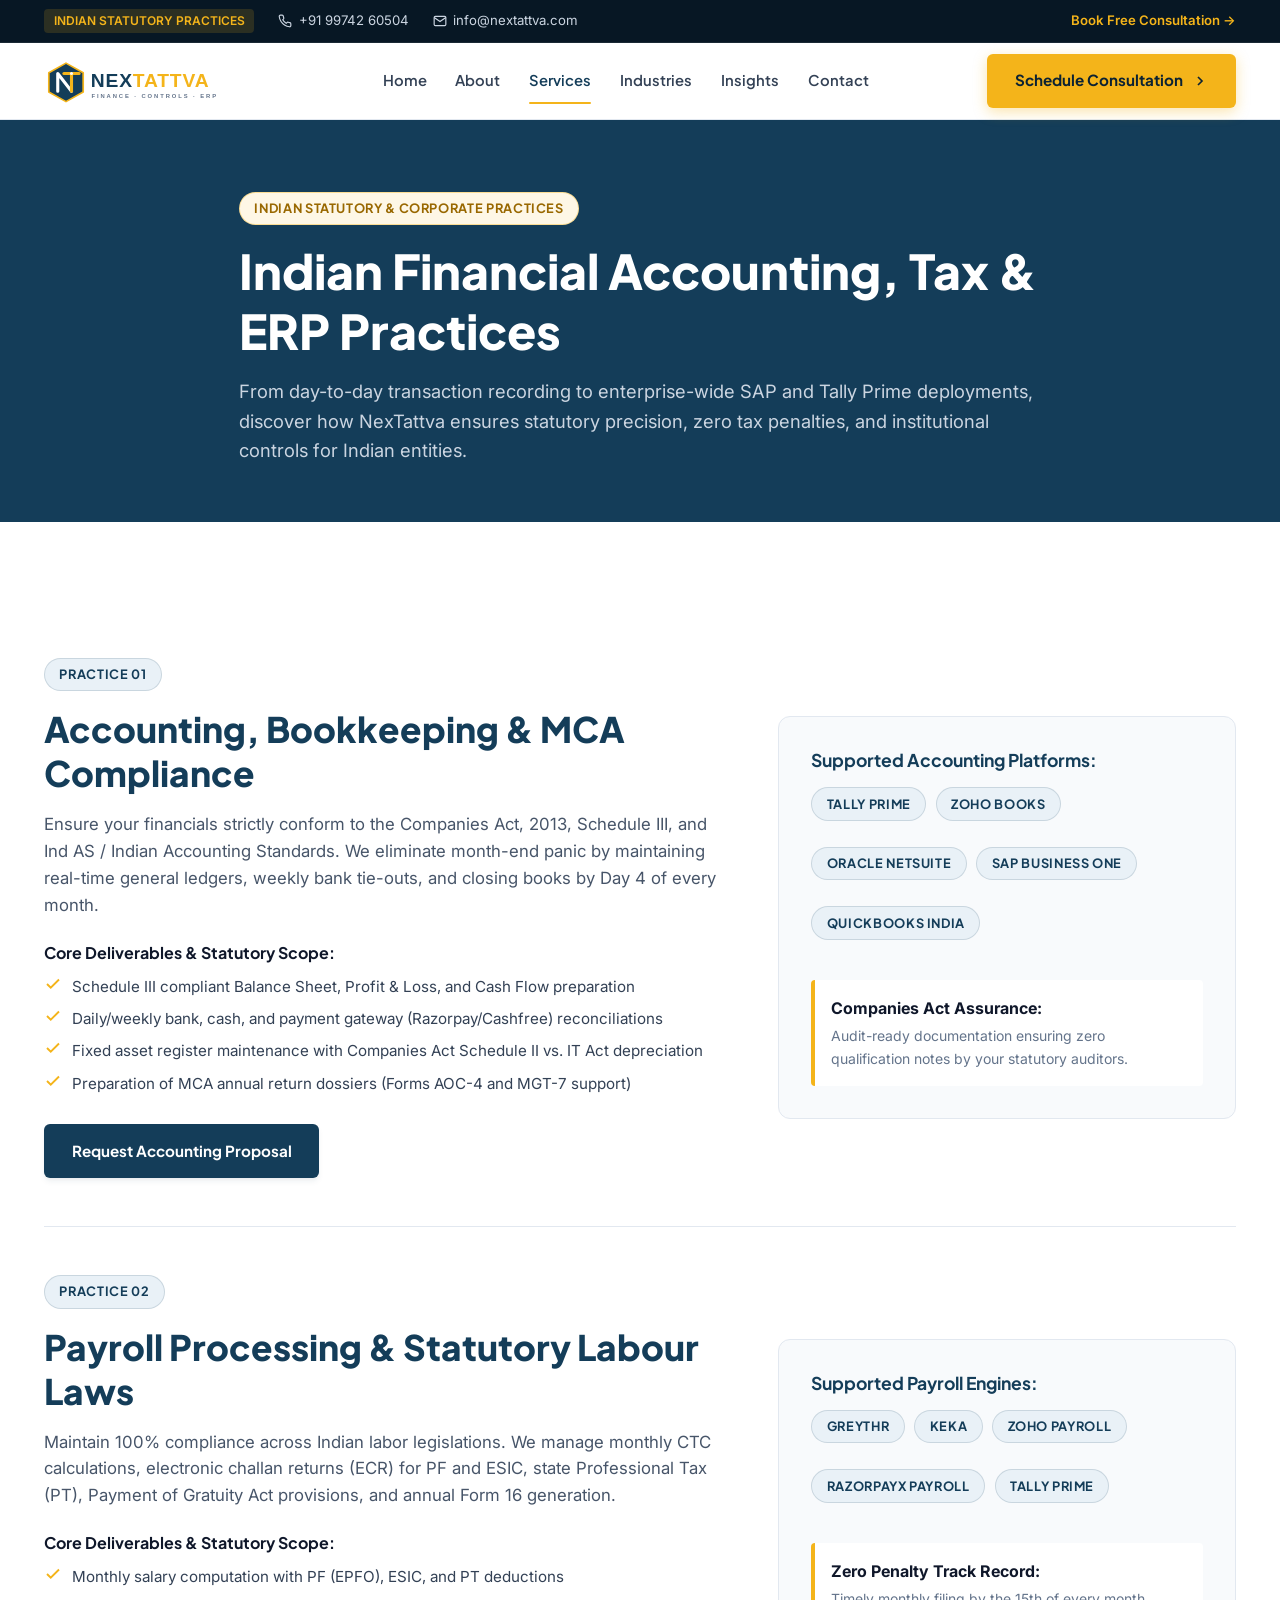
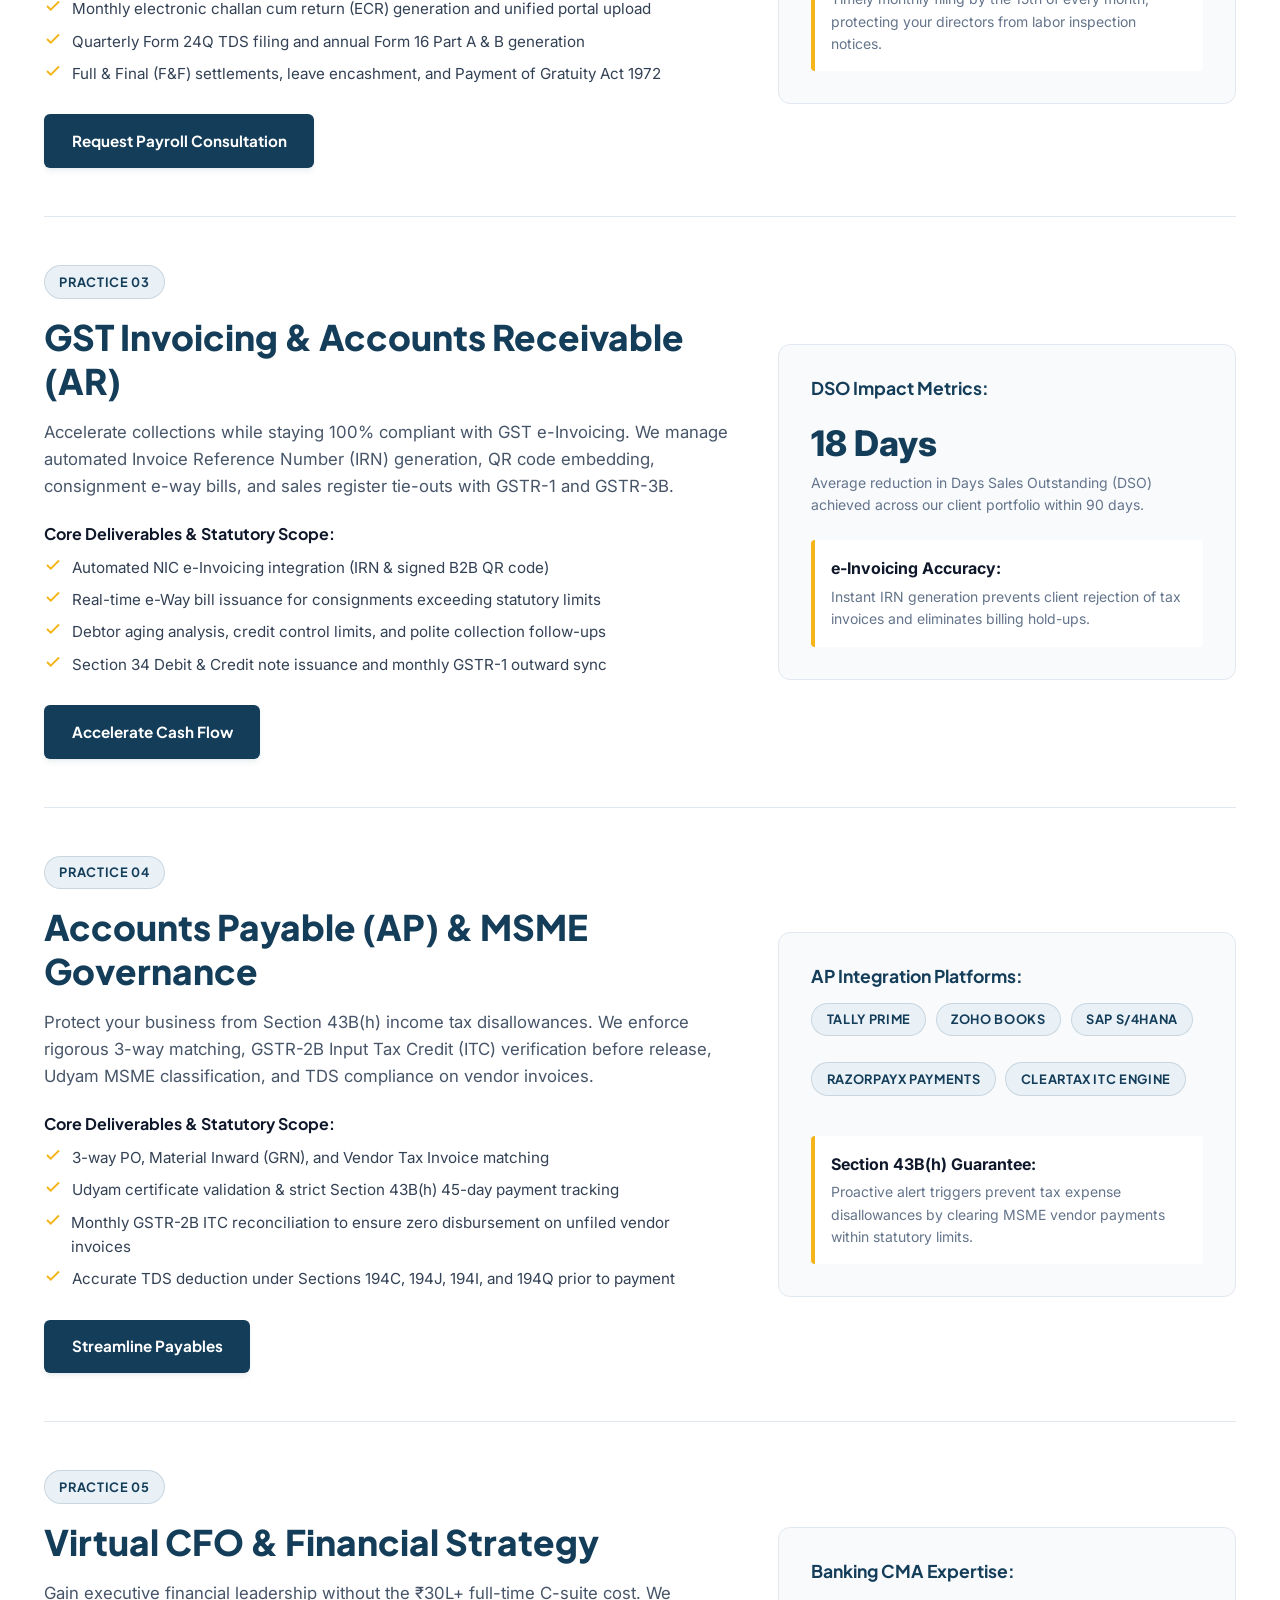
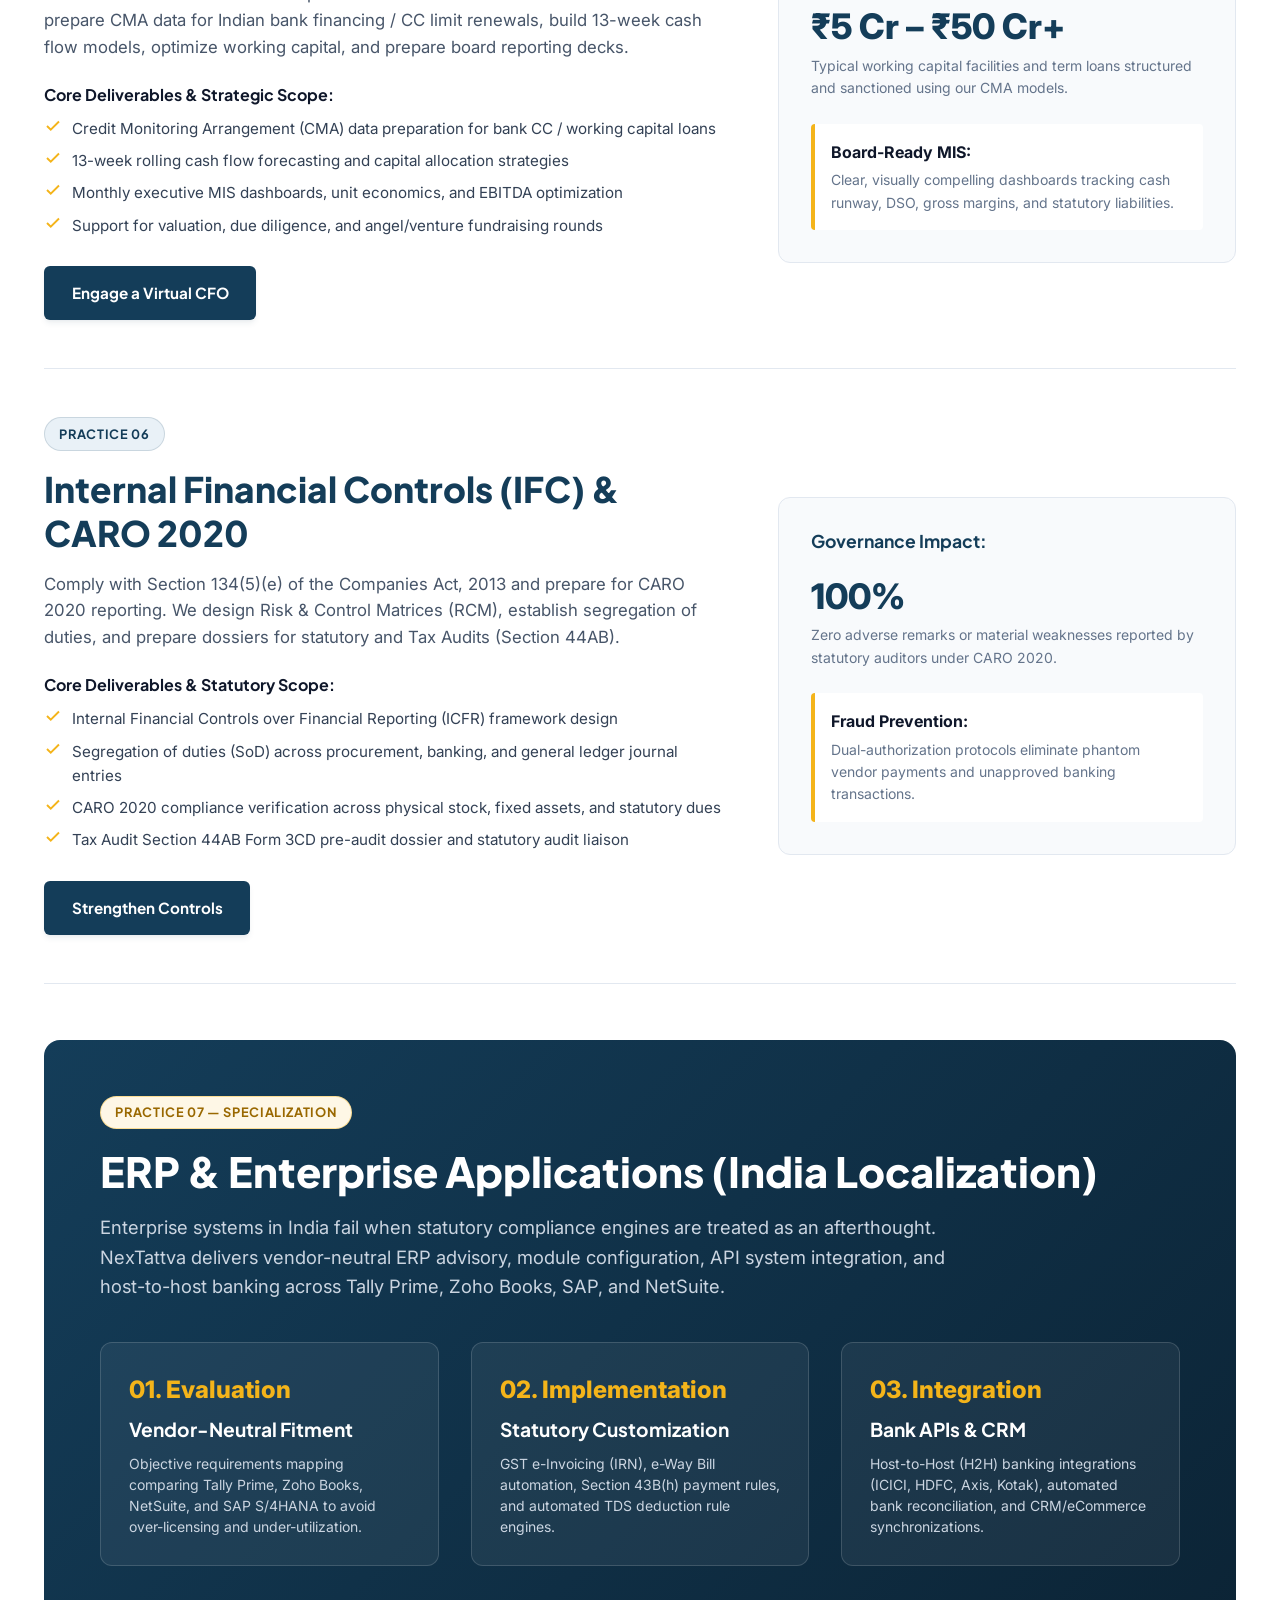
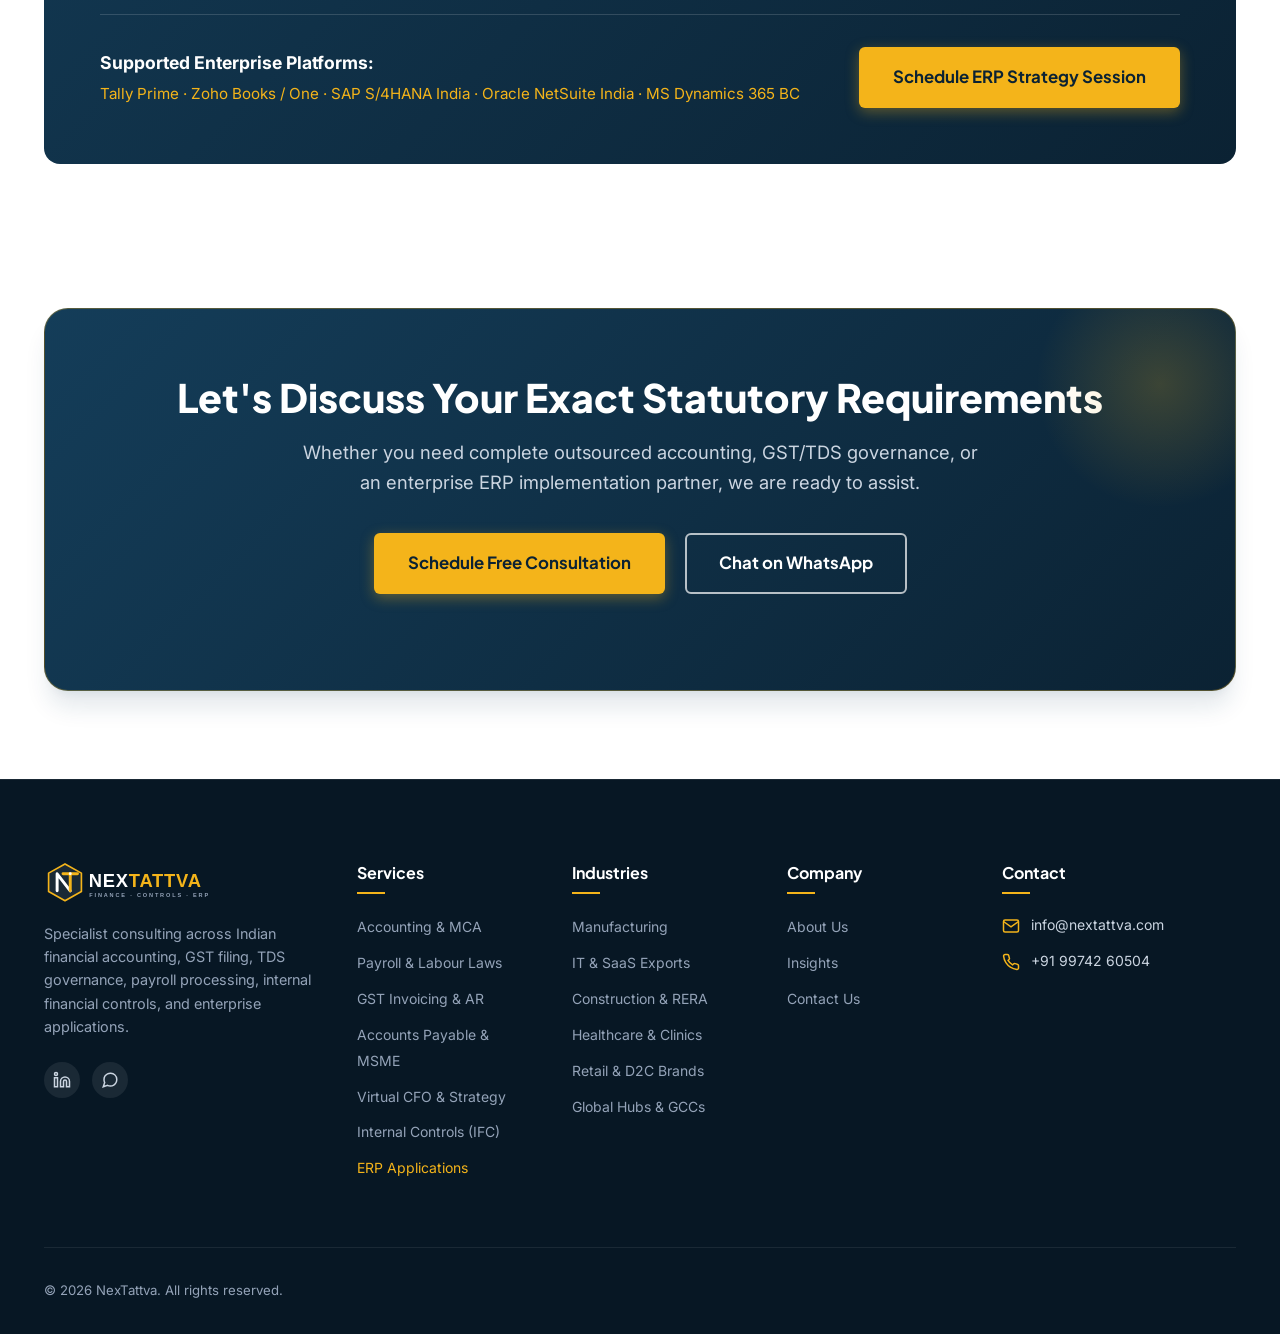
<file: services.html>
<!DOCTYPE html>
<html lang="en">
<head>
  <meta charset="UTF-8">
  <meta name="viewport" content="width=device-width, initial-scale=1.0">
  <title>Services | NexTattva — Indian Statutory Accounting, GST, Payroll, IFC & ERP</title>
  <meta name="description" content="Explore NexTattva's 7 specialized service lines for Indian businesses: Accounting & MCA, Payroll & Labour Laws, GST Invoicing & AR, AP & MSME Section 43B(h), Virtual CFO, Internal Financial Controls (IFC), and ERP Applications.">
  <link rel="icon" type="image/svg+xml" href="assets/images/logo.svg">
  <link rel="stylesheet" href="assets/css/styles.css">
</head>
<body>

  <!-- Top Notification Bar -->
  <aside class="top-bar">
    <div class="container">
      <div class="top-bar-inner">
        <div class="top-bar-left">
          <span class="top-bar-tag">INDIAN STATUTORY PRACTICES</span>
          <a href="tel:+919974260504" class="top-bar-item">
            <svg width="14" height="14" viewBox="0 0 24 24" fill="none" stroke="currentColor" stroke-width="2"><path d="M22 16.92v3a2 2 0 0 1-2.18 2 19.79 19.79 0 0 1-8.63-3.07 19.5 19.5 0 0 1-6-6 19.79 19.79 0 0 1-3.07-8.67A2 2 0 0 1 4.11 2h3a2 2 0 0 1 2 1.72 12.84 12.84 0 0 0 .7 2.81 2 2 0 0 1-.45 2.11L8.09 9.91a16 16 0 0 0 6 6l1.27-1.27a2 2 0 0 1 2.11-.45 12.84 12.84 0 0 0 2.81.7A2 2 0 0 1 22 16.92z"></path></svg>
            <span>+91 99742 60504</span>
          </a>
          <a href="mailto:info@nextattva.com" class="top-bar-item">
            <svg width="14" height="14" viewBox="0 0 24 24" fill="none" stroke="currentColor" stroke-width="2"><path d="M4 4h16c1.1 0 2 .9 2 2v12c0 1.1-.9 2-2 2H4c-1.1 0-2-.9-2-2V6c0-1.1.9-2 2-2z"></path><polyline points="22,6 12,13 2,6"></polyline></svg>
            <span>info@nextattva.com</span>
          </a>
        </div>
        <div class="top-bar-right">
          <a href="https://calendly.com/nextattva_consultation" target="_blank" rel="noopener noreferrer" class="top-bar-item" style="color:#f4b41a;font-weight:600;">
            Book Free Consultation &rarr;
          </a>
        </div>
      </div>
    </div>
  </aside>

  <!-- Main Navigation Header -->
  <header class="header">
    <div class="container">
      <div class="nav-container">
        <a href="index.html" class="brand-logo">
          <img src="assets/images/logo.svg" alt="NexTattva Logo">
        </a>

        <nav class="nav-menu">
          <a href="index.html" class="nav-link">Home</a>
          <a href="about.html" class="nav-link">About</a>
          <a href="services.html" class="nav-link active">Services</a>
          <a href="industries.html" class="nav-link">Industries</a>
          <a href="insights.html" class="nav-link">Insights</a>
          <a href="contact.html" class="nav-link">Contact</a>
        </nav>

        <div class="nav-actions">
          <a href="contact.html" class="btn btn-accent">
            <span>Schedule Consultation</span>
            <svg width="16" height="16" viewBox="0 0 24 24" fill="none" stroke="currentColor" stroke-width="2.5"><polyline points="9 18 15 12 9 6"></polyline></svg>
          </a>
          <button class="mobile-toggle" id="mobileToggle" aria-label="Open Navigation">
            <svg width="26" height="26" viewBox="0 0 24 24" fill="none" stroke="currentColor" stroke-width="2"><line x1="3" y1="12" x2="21" y2="12"></line><line x1="3" y1="6" x2="21" y2="6"></line><line x1="3" y1="18" x2="21" y2="18"></line></svg>
          </button>
        </div>
      </div>
    </div>
  </header>

  <!-- Mobile Drawer -->
  <div class="modal-overlay" id="drawerOverlay"></div>
  <aside class="mobile-drawer" id="mobileDrawer">
    <div class="mobile-drawer-header">
      <img src="assets/images/logo.svg" alt="NexTattva Logo" style="height:36px;">
      <button class="modal-close" id="drawerClose">&times;</button>
    </div>
    <div class="mobile-drawer-links">
      <a href="index.html" class="mobile-drawer-link">Home</a>
      <a href="about.html" class="mobile-drawer-link">About NexTattva</a>
      <a href="services.html" class="mobile-drawer-link">Services (7 Practices)</a>
      <a href="industries.html" class="mobile-drawer-link">Industry Verticals</a>
      <a href="insights.html" class="mobile-drawer-link">Insights & Blogs</a>
      <a href="contact.html" class="mobile-drawer-link">Contact Us</a>
    </div>
    <div style="margin-top:auto;">
      <a href="contact.html" class="btn btn-accent" style="width:100%;">Book Free Consultation</a>
    </div>
  </aside>

  <!-- Page Banner -->
  <section class="section section-bg-navy" style="padding: 4.5rem 0 3.5rem;">
    <div class="container text-center" style="max-width:850px;margin:0 auto;">
      <span class="badge badge-gold">Indian Statutory & Corporate Practices</span>
      <h1 style="font-size:3rem;font-weight:800;color:#fff;margin-bottom:1rem;">
        Indian Financial Accounting, Tax & ERP Practices
      </h1>
      <p style="font-size:1.15rem;color:#cbd5e1;line-height:1.6;">
        From day-to-day transaction recording to enterprise-wide SAP and Tally Prime deployments, discover how NexTattva ensures statutory precision, zero tax penalties, and institutional controls for Indian entities.
      </p>
    </div>
  </section>

  <!-- Detailed Service Blocks -->
  <section class="section">
    <div class="container">

      <!-- Practice 1: Accounting & MCA Compliance -->
      <div id="bookkeeping" style="padding: 3rem 0; border-bottom: 1px solid var(--color-slate-200);">
        <div style="display:grid; grid-template-columns: 1.2fr 0.8fr; gap: 3rem; align-items: center;">
          <div>
            <span class="badge badge-navy">Practice 01</span>
            <h2 style="font-size:2.2rem;font-weight:800;color:#143d59;margin-bottom:1rem;">Accounting, Bookkeeping & MCA Compliance</h2>
            <p style="font-size:1.05rem;color:#475569;margin-bottom:1.5rem;">
              Ensure your financials strictly conform to the Companies Act, 2013, Schedule III, and Ind AS / Indian Accounting Standards. We eliminate month-end panic by maintaining real-time general ledgers, weekly bank tie-outs, and closing books by Day 4 of every month.
            </p>
            <h4 style="font-size:1rem;font-weight:700;color:#0f172a;margin-bottom:0.75rem;">Core Deliverables & Statutory Scope:</h4>
            <ul style="margin-bottom:1.75rem;">
              <li style="display:flex;gap:0.6rem;margin-bottom:0.5rem;font-size:0.95rem;color:#334155;">
                <svg width="18" height="18" viewBox="0 0 24 24" fill="none" stroke="#f4b41a" stroke-width="2.5"><polyline points="20 6 9 17 4 12"></polyline></svg>
                <span>Schedule III compliant Balance Sheet, Profit & Loss, and Cash Flow preparation</span>
              </li>
              <li style="display:flex;gap:0.6rem;margin-bottom:0.5rem;font-size:0.95rem;color:#334155;">
                <svg width="18" height="18" viewBox="0 0 24 24" fill="none" stroke="#f4b41a" stroke-width="2.5"><polyline points="20 6 9 17 4 12"></polyline></svg>
                <span>Daily/weekly bank, cash, and payment gateway (Razorpay/Cashfree) reconciliations</span>
              </li>
              <li style="display:flex;gap:0.6rem;margin-bottom:0.5rem;font-size:0.95rem;color:#334155;">
                <svg width="18" height="18" viewBox="0 0 24 24" fill="none" stroke="#f4b41a" stroke-width="2.5"><polyline points="20 6 9 17 4 12"></polyline></svg>
                <span>Fixed asset register maintenance with Companies Act Schedule II vs. IT Act depreciation</span>
              </li>
              <li style="display:flex;gap:0.6rem;margin-bottom:0.5rem;font-size:0.95rem;color:#334155;">
                <svg width="18" height="18" viewBox="0 0 24 24" fill="none" stroke="#f4b41a" stroke-width="2.5"><polyline points="20 6 9 17 4 12"></polyline></svg>
                <span>Preparation of MCA annual return dossiers (Forms AOC-4 and MGT-7 support)</span>
              </li>
            </ul>
            <a href="contact.html" class="btn btn-primary">Request Accounting Proposal</a>
          </div>
          <div style="background:#f8fafc;border:1px solid #e2e8f0;border-radius:12px;padding:2rem;">
            <h4 style="font-size:1.1rem;font-weight:700;color:#143d59;margin-bottom:1rem;">Supported Accounting Platforms:</h4>
            <div style="display:flex;flex-wrap:wrap;gap:0.6rem;margin-bottom:1.5rem;">
              <span class="badge badge-navy">Tally Prime</span>
              <span class="badge badge-navy">Zoho Books</span>
              <span class="badge badge-navy">Oracle NetSuite</span>
              <span class="badge badge-navy">SAP Business One</span>
              <span class="badge badge-navy">QuickBooks India</span>
            </div>
            <div style="background:#fff;border-left:4px solid #f4b41a;padding:1rem;border-radius:4px;">
              <strong style="color:#0f172a;display:block;margin-bottom:0.25rem;">Companies Act Assurance:</strong>
              <p style="font-size:0.875rem;color:#64748b;margin:0;">Audit-ready documentation ensuring zero qualification notes by your statutory auditors.</p>
            </div>
          </div>
        </div>
      </div>

      <!-- Practice 2: Payroll & Statutory Labour Laws -->
      <div id="payroll" style="padding: 3rem 0; border-bottom: 1px solid var(--color-slate-200);">
        <div style="display:grid; grid-template-columns: 1.2fr 0.8fr; gap: 3rem; align-items: center;">
          <div>
            <span class="badge badge-navy">Practice 02</span>
            <h2 style="font-size:2.2rem;font-weight:800;color:#143d59;margin-bottom:1rem;">Payroll Processing & Statutory Labour Laws</h2>
            <p style="font-size:1.05rem;color:#475569;margin-bottom:1.5rem;">
              Maintain 100% compliance across Indian labor legislations. We manage monthly CTC calculations, electronic challan returns (ECR) for PF and ESIC, state Professional Tax (PT), Payment of Gratuity Act provisions, and annual Form 16 generation.
            </p>
            <h4 style="font-size:1rem;font-weight:700;color:#0f172a;margin-bottom:0.75rem;">Core Deliverables & Statutory Scope:</h4>
            <ul style="margin-bottom:1.75rem;">
              <li style="display:flex;gap:0.6rem;margin-bottom:0.5rem;font-size:0.95rem;color:#334155;">
                <svg width="18" height="18" viewBox="0 0 24 24" fill="none" stroke="#f4b41a" stroke-width="2.5"><polyline points="20 6 9 17 4 12"></polyline></svg>
                <span>Monthly salary computation with PF (EPFO), ESIC, and PT deductions</span>
              </li>
              <li style="display:flex;gap:0.6rem;margin-bottom:0.5rem;font-size:0.95rem;color:#334155;">
                <svg width="18" height="18" viewBox="0 0 24 24" fill="none" stroke="#f4b41a" stroke-width="2.5"><polyline points="20 6 9 17 4 12"></polyline></svg>
                <span>Monthly electronic challan cum return (ECR) generation and unified portal upload</span>
              </li>
              <li style="display:flex;gap:0.6rem;margin-bottom:0.5rem;font-size:0.95rem;color:#334155;">
                <svg width="18" height="18" viewBox="0 0 24 24" fill="none" stroke="#f4b41a" stroke-width="2.5"><polyline points="20 6 9 17 4 12"></polyline></svg>
                <span>Quarterly Form 24Q TDS filing and annual Form 16 Part A & B generation</span>
              </li>
              <li style="display:flex;gap:0.6rem;margin-bottom:0.5rem;font-size:0.95rem;color:#334155;">
                <svg width="18" height="18" viewBox="0 0 24 24" fill="none" stroke="#f4b41a" stroke-width="2.5"><polyline points="20 6 9 17 4 12"></polyline></svg>
                <span>Full & Final (F&F) settlements, leave encashment, and Payment of Gratuity Act 1972</span>
              </li>
            </ul>
            <a href="contact.html" class="btn btn-primary">Request Payroll Consultation</a>
          </div>
          <div style="background:#f8fafc;border:1px solid #e2e8f0;border-radius:12px;padding:2rem;">
            <h4 style="font-size:1.1rem;font-weight:700;color:#143d59;margin-bottom:1rem;">Supported Payroll Engines:</h4>
            <div style="display:flex;flex-wrap:wrap;gap:0.6rem;margin-bottom:1.5rem;">
              <span class="badge badge-navy">GreytHR</span>
              <span class="badge badge-navy">Keka</span>
              <span class="badge badge-navy">Zoho Payroll</span>
              <span class="badge badge-navy">RazorpayX Payroll</span>
              <span class="badge badge-navy">Tally Prime</span>
            </div>
            <div style="background:#fff;border-left:4px solid #f4b41a;padding:1rem;border-radius:4px;">
              <strong style="color:#0f172a;display:block;margin-bottom:0.25rem;">Zero Penalty Track Record:</strong>
              <p style="font-size:0.875rem;color:#64748b;margin:0;">Timely monthly filing by the 15th of every month, protecting your directors from labor inspection notices.</p>
            </div>
          </div>
        </div>
      </div>

      <!-- Practice 3: GST Invoicing & Accounts Receivable (AR) -->
      <div id="ar" style="padding: 3rem 0; border-bottom: 1px solid var(--color-slate-200);">
        <div style="display:grid; grid-template-columns: 1.2fr 0.8fr; gap: 3rem; align-items: center;">
          <div>
            <span class="badge badge-navy">Practice 03</span>
            <h2 style="font-size:2.2rem;font-weight:800;color:#143d59;margin-bottom:1rem;">GST Invoicing & Accounts Receivable (AR)</h2>
            <p style="font-size:1.05rem;color:#475569;margin-bottom:1.5rem;">
              Accelerate collections while staying 100% compliant with GST e-Invoicing. We manage automated Invoice Reference Number (IRN) generation, QR code embedding, consignment e-way bills, and sales register tie-outs with GSTR-1 and GSTR-3B.
            </p>
            <h4 style="font-size:1rem;font-weight:700;color:#0f172a;margin-bottom:0.75rem;">Core Deliverables & Statutory Scope:</h4>
            <ul style="margin-bottom:1.75rem;">
              <li style="display:flex;gap:0.6rem;margin-bottom:0.5rem;font-size:0.95rem;color:#334155;">
                <svg width="18" height="18" viewBox="0 0 24 24" fill="none" stroke="#f4b41a" stroke-width="2.5"><polyline points="20 6 9 17 4 12"></polyline></svg>
                <span>Automated NIC e-Invoicing integration (IRN & signed B2B QR code)</span>
              </li>
              <li style="display:flex;gap:0.6rem;margin-bottom:0.5rem;font-size:0.95rem;color:#334155;">
                <svg width="18" height="18" viewBox="0 0 24 24" fill="none" stroke="#f4b41a" stroke-width="2.5"><polyline points="20 6 9 17 4 12"></polyline></svg>
                <span>Real-time e-Way bill issuance for consignments exceeding statutory limits</span>
              </li>
              <li style="display:flex;gap:0.6rem;margin-bottom:0.5rem;font-size:0.95rem;color:#334155;">
                <svg width="18" height="18" viewBox="0 0 24 24" fill="none" stroke="#f4b41a" stroke-width="2.5"><polyline points="20 6 9 17 4 12"></polyline></svg>
                <span>Debtor aging analysis, credit control limits, and polite collection follow-ups</span>
              </li>
              <li style="display:flex;gap:0.6rem;margin-bottom:0.5rem;font-size:0.95rem;color:#334155;">
                <svg width="18" height="18" viewBox="0 0 24 24" fill="none" stroke="#f4b41a" stroke-width="2.5"><polyline points="20 6 9 17 4 12"></polyline></svg>
                <span>Section 34 Debit & Credit note issuance and monthly GSTR-1 outward sync</span>
              </li>
            </ul>
            <a href="contact.html" class="btn btn-primary">Accelerate Cash Flow</a>
          </div>
          <div style="background:#f8fafc;border:1px solid #e2e8f0;border-radius:12px;padding:2rem;">
            <h4 style="font-size:1.1rem;font-weight:700;color:#143d59;margin-bottom:1rem;">DSO Impact Metrics:</h4>
            <div style="margin-bottom:1.5rem;">
              <div style="font-size:2.2rem;font-weight:800;color:#143d59;">18 Days</div>
              <p style="font-size:0.875rem;color:#64748b;">Average reduction in Days Sales Outstanding (DSO) achieved across our client portfolio within 90 days.</p>
            </div>
            <div style="background:#fff;border-left:4px solid #f4b41a;padding:1rem;border-radius:4px;">
              <strong style="color:#0f172a;display:block;margin-bottom:0.25rem;">e-Invoicing Accuracy:</strong>
              <p style="font-size:0.875rem;color:#64748b;margin:0;">Instant IRN generation prevents client rejection of tax invoices and eliminates billing hold-ups.</p>
            </div>
          </div>
        </div>
      </div>

      <!-- Practice 4: Accounts Payable (AP) & MSME Governance -->
      <div id="ap" style="padding: 3rem 0; border-bottom: 1px solid var(--color-slate-200);">
        <div style="display:grid; grid-template-columns: 1.2fr 0.8fr; gap: 3rem; align-items: center;">
          <div>
            <span class="badge badge-navy">Practice 04</span>
            <h2 style="font-size:2.2rem;font-weight:800;color:#143d59;margin-bottom:1rem;">Accounts Payable (AP) & MSME Governance</h2>
            <p style="font-size:1.05rem;color:#475569;margin-bottom:1.5rem;">
              Protect your business from Section 43B(h) income tax disallowances. We enforce rigorous 3-way matching, GSTR-2B Input Tax Credit (ITC) verification before release, Udyam MSME classification, and TDS compliance on vendor invoices.
            </p>
            <h4 style="font-size:1rem;font-weight:700;color:#0f172a;margin-bottom:0.75rem;">Core Deliverables & Statutory Scope:</h4>
            <ul style="margin-bottom:1.75rem;">
              <li style="display:flex;gap:0.6rem;margin-bottom:0.5rem;font-size:0.95rem;color:#334155;">
                <svg width="18" height="18" viewBox="0 0 24 24" fill="none" stroke="#f4b41a" stroke-width="2.5"><polyline points="20 6 9 17 4 12"></polyline></svg>
                <span>3-way PO, Material Inward (GRN), and Vendor Tax Invoice matching</span>
              </li>
              <li style="display:flex;gap:0.6rem;margin-bottom:0.5rem;font-size:0.95rem;color:#334155;">
                <svg width="18" height="18" viewBox="0 0 24 24" fill="none" stroke="#f4b41a" stroke-width="2.5"><polyline points="20 6 9 17 4 12"></polyline></svg>
                <span>Udyam certificate validation & strict Section 43B(h) 45-day payment tracking</span>
              </li>
              <li style="display:flex;gap:0.6rem;margin-bottom:0.5rem;font-size:0.95rem;color:#334155;">
                <svg width="18" height="18" viewBox="0 0 24 24" fill="none" stroke="#f4b41a" stroke-width="2.5"><polyline points="20 6 9 17 4 12"></polyline></svg>
                <span>Monthly GSTR-2B ITC reconciliation to ensure zero disbursement on unfiled vendor invoices</span>
              </li>
              <li style="display:flex;gap:0.6rem;margin-bottom:0.5rem;font-size:0.95rem;color:#334155;">
                <svg width="18" height="18" viewBox="0 0 24 24" fill="none" stroke="#f4b41a" stroke-width="2.5"><polyline points="20 6 9 17 4 12"></polyline></svg>
                <span>Accurate TDS deduction under Sections 194C, 194J, 194I, and 194Q prior to payment</span>
              </li>
            </ul>
            <a href="contact.html" class="btn btn-primary">Streamline Payables</a>
          </div>
          <div style="background:#f8fafc;border:1px solid #e2e8f0;border-radius:12px;padding:2rem;">
            <h4 style="font-size:1.1rem;font-weight:700;color:#143d59;margin-bottom:1rem;">AP Integration Platforms:</h4>
            <div style="display:flex;flex-wrap:wrap;gap:0.6rem;margin-bottom:1.5rem;">
              <span class="badge badge-navy">Tally Prime</span>
              <span class="badge badge-navy">Zoho Books</span>
              <span class="badge badge-navy">SAP S/4HANA</span>
              <span class="badge badge-navy">RazorpayX Payments</span>
              <span class="badge badge-navy">ClearTax ITC Engine</span>
            </div>
            <div style="background:#fff;border-left:4px solid #f4b41a;padding:1rem;border-radius:4px;">
              <strong style="color:#0f172a;display:block;margin-bottom:0.25rem;">Section 43B(h) Guarantee:</strong>
              <p style="font-size:0.875rem;color:#64748b;margin:0;">Proactive alert triggers prevent tax expense disallowances by clearing MSME vendor payments within statutory limits.</p>
            </div>
          </div>
        </div>
      </div>

      <!-- Practice 5: Virtual CFO & Financial Strategy -->
      <div id="vcfo" style="padding: 3rem 0; border-bottom: 1px solid var(--color-slate-200);">
        <div style="display:grid; grid-template-columns: 1.2fr 0.8fr; gap: 3rem; align-items: center;">
          <div>
            <span class="badge badge-navy">Practice 05</span>
            <h2 style="font-size:2.2rem;font-weight:800;color:#143d59;margin-bottom:1rem;">Virtual CFO & Financial Strategy</h2>
            <p style="font-size:1.05rem;color:#475569;margin-bottom:1.5rem;">
              Gain executive financial leadership without the ₹30L+ full-time C-suite cost. We prepare CMA data for Indian bank financing / CC limit renewals, build 13-week cash flow models, optimize working capital, and prepare board reporting decks.
            </p>
            <h4 style="font-size:1rem;font-weight:700;color:#0f172a;margin-bottom:0.75rem;">Core Deliverables & Strategic Scope:</h4>
            <ul style="margin-bottom:1.75rem;">
              <li style="display:flex;gap:0.6rem;margin-bottom:0.5rem;font-size:0.95rem;color:#334155;">
                <svg width="18" height="18" viewBox="0 0 24 24" fill="none" stroke="#f4b41a" stroke-width="2.5"><polyline points="20 6 9 17 4 12"></polyline></svg>
                <span>Credit Monitoring Arrangement (CMA) data preparation for bank CC / working capital loans</span>
              </li>
              <li style="display:flex;gap:0.6rem;margin-bottom:0.5rem;font-size:0.95rem;color:#334155;">
                <svg width="18" height="18" viewBox="0 0 24 24" fill="none" stroke="#f4b41a" stroke-width="2.5"><polyline points="20 6 9 17 4 12"></polyline></svg>
                <span>13-week rolling cash flow forecasting and capital allocation strategies</span>
              </li>
              <li style="display:flex;gap:0.6rem;margin-bottom:0.5rem;font-size:0.95rem;color:#334155;">
                <svg width="18" height="18" viewBox="0 0 24 24" fill="none" stroke="#f4b41a" stroke-width="2.5"><polyline points="20 6 9 17 4 12"></polyline></svg>
                <span>Monthly executive MIS dashboards, unit economics, and EBITDA optimization</span>
              </li>
              <li style="display:flex;gap:0.6rem;margin-bottom:0.5rem;font-size:0.95rem;color:#334155;">
                <svg width="18" height="18" viewBox="0 0 24 24" fill="none" stroke="#f4b41a" stroke-width="2.5"><polyline points="20 6 9 17 4 12"></polyline></svg>
                <span>Support for valuation, due diligence, and angel/venture fundraising rounds</span>
              </li>
            </ul>
            <a href="contact.html" class="btn btn-primary">Engage a Virtual CFO</a>
          </div>
          <div style="background:#f8fafc;border:1px solid #e2e8f0;border-radius:12px;padding:2rem;">
            <h4 style="font-size:1.1rem;font-weight:700;color:#143d59;margin-bottom:1rem;">Banking CMA Expertise:</h4>
            <div style="margin-bottom:1.5rem;">
              <div style="font-size:2.2rem;font-weight:800;color:#143d59;">₹5 Cr – ₹50 Cr+</div>
              <p style="font-size:0.875rem;color:#64748b;">Typical working capital facilities and term loans structured and sanctioned using our CMA models.</p>
            </div>
            <div style="background:#fff;border-left:4px solid #f4b41a;padding:1rem;border-radius:4px;">
              <strong style="color:#0f172a;display:block;margin-bottom:0.25rem;">Board-Ready MIS:</strong>
              <p style="font-size:0.875rem;color:#64748b;margin:0;">Clear, visually compelling dashboards tracking cash runway, DSO, gross margins, and statutory liabilities.</p>
            </div>
          </div>
        </div>
      </div>

      <!-- Practice 6: Internal Financial Controls (IFC) & Audit Readiness -->
      <div id="controls" style="padding: 3rem 0; border-bottom: 1px solid var(--color-slate-200);">
        <div style="display:grid; grid-template-columns: 1.2fr 0.8fr; gap: 3rem; align-items: center;">
          <div>
            <span class="badge badge-navy">Practice 06</span>
            <h2 style="font-size:2.2rem;font-weight:800;color:#143d59;margin-bottom:1rem;">Internal Financial Controls (IFC) & CARO 2020</h2>
            <p style="font-size:1.05rem;color:#475569;margin-bottom:1.5rem;">
              Comply with Section 134(5)(e) of the Companies Act, 2013 and prepare for CARO 2020 reporting. We design Risk & Control Matrices (RCM), establish segregation of duties, and prepare dossiers for statutory and Tax Audits (Section 44AB).
            </p>
            <h4 style="font-size:1rem;font-weight:700;color:#0f172a;margin-bottom:0.75rem;">Core Deliverables & Statutory Scope:</h4>
            <ul style="margin-bottom:1.75rem;">
              <li style="display:flex;gap:0.6rem;margin-bottom:0.5rem;font-size:0.95rem;color:#334155;">
                <svg width="18" height="18" viewBox="0 0 24 24" fill="none" stroke="#f4b41a" stroke-width="2.5"><polyline points="20 6 9 17 4 12"></polyline></svg>
                <span>Internal Financial Controls over Financial Reporting (ICFR) framework design</span>
              </li>
              <li style="display:flex;gap:0.6rem;margin-bottom:0.5rem;font-size:0.95rem;color:#334155;">
                <svg width="18" height="18" viewBox="0 0 24 24" fill="none" stroke="#f4b41a" stroke-width="2.5"><polyline points="20 6 9 17 4 12"></polyline></svg>
                <span>Segregation of duties (SoD) across procurement, banking, and general ledger journal entries</span>
              </li>
              <li style="display:flex;gap:0.6rem;margin-bottom:0.5rem;font-size:0.95rem;color:#334155;">
                <svg width="18" height="18" viewBox="0 0 24 24" fill="none" stroke="#f4b41a" stroke-width="2.5"><polyline points="20 6 9 17 4 12"></polyline></svg>
                <span>CARO 2020 compliance verification across physical stock, fixed assets, and statutory dues</span>
              </li>
              <li style="display:flex;gap:0.6rem;margin-bottom:0.5rem;font-size:0.95rem;color:#334155;">
                <svg width="18" height="18" viewBox="0 0 24 24" fill="none" stroke="#f4b41a" stroke-width="2.5"><polyline points="20 6 9 17 4 12"></polyline></svg>
                <span>Tax Audit Section 44AB Form 3CD pre-audit dossier and statutory audit liaison</span>
              </li>
            </ul>
            <a href="contact.html" class="btn btn-primary">Strengthen Controls</a>
          </div>
          <div style="background:#f8fafc;border:1px solid #e2e8f0;border-radius:12px;padding:2rem;">
            <h4 style="font-size:1.1rem;font-weight:700;color:#143d59;margin-bottom:1rem;">Governance Impact:</h4>
            <div style="margin-bottom:1.5rem;">
              <div style="font-size:2.2rem;font-weight:800;color:#143d59;">100%</div>
              <p style="font-size:0.875rem;color:#64748b;">Zero adverse remarks or material weaknesses reported by statutory auditors under CARO 2020.</p>
            </div>
            <div style="background:#fff;border-left:4px solid #f4b41a;padding:1rem;border-radius:4px;">
              <strong style="color:#0f172a;display:block;margin-bottom:0.25rem;">Fraud Prevention:</strong>
              <p style="font-size:0.875rem;color:#64748b;margin:0;">Dual-authorization protocols eliminate phantom vendor payments and unapproved banking transactions.</p>
            </div>
          </div>
        </div>
      </div>

      <!-- Practice 7: ERP & Enterprise Applications (India Localization) -->
      <div id="erp" style="padding: 3.5rem 0;">
        <div style="background: linear-gradient(135deg, #143d59 0%, #0b2233 100%); border-radius: 16px; padding: 3.5rem; color: #fff;">
          <span class="badge badge-gold">Practice 07 — Specialization</span>
          <h2 style="font-size:2.6rem;font-weight:800;color:#fff;margin-bottom:1rem;">ERP & Enterprise Applications (India Localization)</h2>
          <p style="font-size:1.15rem;color:#cbd5e1;max-width:850px;margin-bottom:2.5rem;line-height:1.6;">
            Enterprise systems in India fail when statutory compliance engines are treated as an afterthought. NexTattva delivers vendor-neutral ERP advisory, module configuration, API system integration, and host-to-host banking across Tally Prime, Zoho Books, SAP, and NetSuite.
          </p>

          <div style="display:grid; grid-template-columns: repeat(3, 1fr); gap: 2rem; margin-bottom: 3rem;">
            <div style="background:rgba(255,255,255,0.06);border:1px solid rgba(255,255,255,0.15);border-radius:12px;padding:1.75rem;">
              <div style="color:#f4b41a;font-size:1.5rem;font-weight:800;margin-bottom:0.5rem;">01. Evaluation</div>
              <h3 style="font-size:1.2rem;font-weight:700;color:#fff;margin-bottom:0.75rem;">Vendor-Neutral Fitment</h3>
              <p style="font-size:0.875rem;color:#cbd5e1;line-height:1.5;">
                Objective requirements mapping comparing Tally Prime, Zoho Books, NetSuite, and SAP S/4HANA to avoid over-licensing and under-utilization.
              </p>
            </div>

            <div style="background:rgba(255,255,255,0.06);border:1px solid rgba(255,255,255,0.15);border-radius:12px;padding:1.75rem;">
              <div style="color:#f4b41a;font-size:1.5rem;font-weight:800;margin-bottom:0.5rem;">02. Implementation</div>
              <h3 style="font-size:1.2rem;font-weight:700;color:#fff;margin-bottom:0.75rem;">Statutory Customization</h3>
              <p style="font-size:0.875rem;color:#cbd5e1;line-height:1.5;">
                GST e-Invoicing (IRN), e-Way Bill automation, Section 43B(h) payment rules, and automated TDS deduction rule engines.
              </p>
            </div>

            <div style="background:rgba(255,255,255,0.06);border:1px solid rgba(255,255,255,0.15);border-radius:12px;padding:1.75rem;">
              <div style="color:#f4b41a;font-size:1.5rem;font-weight:800;margin-bottom:0.5rem;">03. Integration</div>
              <h3 style="font-size:1.2rem;font-weight:700;color:#fff;margin-bottom:0.75rem;">Bank APIs & CRM</h3>
              <p style="font-size:0.875rem;color:#cbd5e1;line-height:1.5;">
                Host-to-Host (H2H) banking integrations (ICICI, HDFC, Axis, Kotak), automated bank reconciliation, and CRM/eCommerce synchronizations.
              </p>
            </div>
          </div>

          <div style="display:flex;align-items:center;justify-content:space-between;flex-wrap:wrap;gap:1.5rem;padding-top:2rem;border-top:1px solid rgba(255,255,255,0.15);">
            <div>
              <strong style="display:block;color:#fff;font-size:1.1rem;margin-bottom:0.25rem;">Supported Enterprise Platforms:</strong>
              <span style="color:#f4b41a;font-size:0.95rem;">Tally Prime · Zoho Books / One · SAP S/4HANA India · Oracle NetSuite India · MS Dynamics 365 BC</span>
            </div>
            <a href="contact.html" class="btn btn-accent btn-lg">Schedule ERP Strategy Session</a>
          </div>
        </div>
      </div>

    </div>
  </section>

  <!-- CTA Banner -->
  <section class="section" style="padding-top:0;">
    <div class="container">
      <div class="cta-banner">
        <h2 class="cta-banner-title">Let's Discuss Your Exact Statutory Requirements</h2>
        <p class="cta-banner-desc">
          Whether you need complete outsourced accounting, GST/TDS governance, or an enterprise ERP implementation partner, we are ready to assist.
        </p>
        <div class="cta-banner-actions">
          <a href="contact.html" class="btn btn-accent btn-lg">Schedule Free Consultation</a>
          <a href="https://wa.me/919974260504" class="btn btn-outline-white btn-lg">Chat on WhatsApp</a>
        </div>
      </div>
    </div>
  </section>

  <!-- Corporate Footer -->
  <footer class="footer">
    <div class="container">
      <div class="footer-grid">
        <div class="footer-brand">
          <img src="assets/images/logo-white.svg" alt="NexTattva Logo" style="height:42px;">
          <p>
            Specialist consulting across Indian financial accounting, GST filing, TDS governance, payroll processing, internal financial controls, and enterprise applications.
          </p>
          <div class="footer-socials">
            <a href="https://linkedin.com" class="footer-social-link"><svg width="18" height="18" viewBox="0 0 24 24" fill="none" stroke="currentColor" stroke-width="2"><path d="M16 8a6 6 0 0 1 6 6v7h-4v-7a2 2 0 0 0-2-2 2 2 0 0 0-2 2v7h-4v-7a6 6 0 0 1 6-6z"></path><rect x="2" y="9" width="4" height="12"></rect><circle cx="4" cy="4" r="2"></circle></svg></a>
            <a href="https://wa.me/919974260504" class="footer-social-link"><svg width="18" height="18" viewBox="0 0 24 24" fill="none" stroke="currentColor" stroke-width="2"><path d="M21 11.5a8.38 8.38 0 0 1-.9 3.8 8.5 8.5 0 0 1-7.6 4.7 8.38 8.38 0 0 1-3.8-.9L3 21l1.9-5.7a8.38 8.38 0 0 1-.9-3.8 8.5 8.5 0 0 1 4.7-7.6 8.38 8.38 0 0 1 3.8-.9h.5a8.48 8.48 0 0 1 8 8v.5z"></path></svg></a>
          </div>
        </div>
        <div class="footer-col">
          <div class="footer-col-title">Services</div>
          <ul class="footer-links">
            <li><a href="services.html#bookkeeping">Accounting & MCA</a></li>
            <li><a href="services.html#payroll">Payroll & Labour Laws</a></li>
            <li><a href="services.html#ar">GST Invoicing & AR</a></li>
            <li><a href="services.html#ap">Accounts Payable & MSME</a></li>
            <li><a href="services.html#vcfo">Virtual CFO & Strategy</a></li>
            <li><a href="services.html#controls">Internal Controls (IFC)</a></li>
            <li><a href="services.html#erp" style="color:#f4b41a;">ERP Applications</a></li>
          </ul>
        </div>
        <div class="footer-col">
          <div class="footer-col-title">Industries</div>
          <ul class="footer-links">
            <li><a href="industries.html#manufacturing">Manufacturing</a></li>
            <li><a href="industries.html#it-exports">IT & SaaS Exports</a></li>
            <li><a href="industries.html#construction">Construction & RERA</a></li>
            <li><a href="industries.html#healthcare">Healthcare & Clinics</a></li>
            <li><a href="industries.html#retail">Retail & D2C Brands</a></li>
            <li><a href="industries.html#subsidiaries">Global Hubs & GCCs</a></li>
          </ul>
        </div>
        <div class="footer-col">
          <div class="footer-col-title">Company</div>
          <ul class="footer-links">
            <li><a href="about.html">About Us</a></li>
            <li><a href="insights.html">Insights</a></li>
            <li><a href="contact.html">Contact Us</a></li>
          </ul>
        </div>
        <div class="footer-col">
          <div class="footer-col-title">Contact</div>
          <div class="footer-contact-item">
            <svg width="18" height="18" viewBox="0 0 24 24" fill="none" stroke="currentColor" stroke-width="2"><path d="M4 4h16c1.1 0 2 .9 2 2v12c0 1.1-.9 2-2 2H4c-1.1 0-2-.9-2-2V6c0-1.1.9-2 2-2z"></path><polyline points="22,6 12,13 2,6"></polyline></svg>
            <div>info@nextattva.com</div>
          </div>
          <div class="footer-contact-item">
            <svg width="18" height="18" viewBox="0 0 24 24" fill="none" stroke="currentColor" stroke-width="2"><path d="M22 16.92v3a2 2 0 0 1-2.18 2 19.79 19.79 0 0 1-8.63-3.07 19.5 19.5 0 0 1-6-6 19.79 19.79 0 0 1-3.07-8.67A2 2 0 0 1 4.11 2h3a2 2 0 0 1 2 1.72 12.84 12.84 0 0 0 .7 2.81 2 2 0 0 1-.45 2.11L8.09 9.91a16 16 0 0 0 6 6l1.27-1.27a2 2 0 0 1 2.11-.45 12.84 12.84 0 0 0 2.81.7A2 2 0 0 1 22 16.92z"></path></svg>
            <div>+91 99742 60504</div>
          </div>
        </div>
      </div>
      <div class="footer-bottom">
        <div>&copy; 2026 NexTattva. All rights reserved.</div>
      </div>
    </div>
  </footer>

  <script src="assets/js/main.js"></script>
</body>
</html>
</file>
<file: assets/css/styles.css>
/* ==========================================================================
   NexTattva — Corporate Design System & Stylesheet
   Brand Colors: Primary Navy (#143d59) & Accent Gold (#f4b41a)
   ========================================================================== */

@import url('https://fonts.googleapis.com/css2?family=Inter:wght@300;400;500;600;700&family=Plus+Jakarta+Sans:wght@500;600;700;800&display=swap');

:root {
  /* Brand Colors */
  --color-primary: #143d59;
  --color-primary-dark: #0b2233;
  --color-primary-darker: #071724;
  --color-primary-light: #1c5277;
  --color-primary-soft: #e9f1f7;

  --color-accent: #f4b41a;
  --color-accent-hover: #db9e0f;
  --color-accent-light: #fef7e6;
  --color-accent-glow: rgba(244, 180, 26, 0.25);

  /* Neutrals */
  --color-slate-900: #0f172a;
  --color-slate-800: #1e293b;
  --color-slate-700: #334155;
  --color-slate-600: #475569;
  --color-slate-500: #64748b;
  --color-slate-400: #94a3b8;
  --color-slate-300: #cbd5e1;
  --color-slate-200: #e2e8f0;
  --color-slate-100: #f1f5f9;
  --color-slate-50: #f8fafc;
  --color-white: #ffffff;

  /* Typography */
  --font-heading: 'Plus Jakarta Sans', -apple-system, BlinkMacSystemFont, 'Segoe UI', Roboto, sans-serif;
  --font-body: 'Inter', -apple-system, BlinkMacSystemFont, 'Segoe UI', Roboto, sans-serif;

  /* Shadows */
  --shadow-sm: 0 1px 2px 0 rgba(0, 0, 0, 0.05);
  --shadow-md: 0 4px 6px -1px rgba(20, 61, 89, 0.08), 0 2px 4px -2px rgba(20, 61, 89, 0.06);
  --shadow-lg: 0 10px 15px -3px rgba(20, 61, 89, 0.1), 0 4px 6px -4px rgba(20, 61, 89, 0.08);
  --shadow-xl: 0 20px 25px -5px rgba(20, 61, 89, 0.12), 0 8px 10px -6px rgba(20, 61, 89, 0.06);
  --shadow-gold: 0 10px 25px -5px rgba(244, 180, 26, 0.35);

  /* Layout */
  --container-max: 1240px;
  --radius-sm: 6px;
  --radius-md: 10px;
  --radius-lg: 16px;
  --radius-xl: 24px;
  --transition: all 0.25s cubic-bezier(0.4, 0, 0.2, 1);
}

/* Reset & Base */
*, *::before, *::after {
  box-sizing: border-box;
  margin: 0;
  padding: 0;
}

html {
  scroll-behavior: smooth;
  font-size: 16px;
  -webkit-text-size-adjust: 100%;
}

body {
  font-family: var(--font-body);
  color: var(--color-slate-700);
  background-color: var(--color-white);
  line-height: 1.6;
  overflow-x: hidden;
}

h1, h2, h3, h4, h5, h6 {
  font-family: var(--font-heading);
  color: var(--color-slate-900);
  line-height: 1.25;
  font-weight: 700;
}

p {
  margin-bottom: 1rem;
}

p:last-child {
  margin-bottom: 0;
}

a {
  color: var(--color-primary);
  text-decoration: none;
  transition: var(--transition);
}

a:hover {
  color: var(--color-accent-hover);
}

img, svg {
  display: block;
  max-width: 100%;
}

ul, ol {
  list-style: none;
}

button, input, select, textarea {
  font-family: inherit;
  font-size: inherit;
}

/* Layout Utilities */
.container {
  width: 100%;
  max-width: var(--container-max);
  margin-left: auto;
  margin-right: auto;
  padding-left: 1.5rem;
  padding-right: 1.5rem;
}

.section {
  padding: 5.5rem 0;
  position: relative;
}

.section-sm {
  padding: 3.5rem 0;
}

.section-bg-light {
  background-color: var(--color-slate-50);
}

.section-bg-navy {
  background-color: var(--color-primary);
  color: var(--color-white);
}

.section-bg-dark {
  background-color: var(--color-primary-dark);
  color: var(--color-white);
}

/* Section Headers */
.section-header {
  text-align: center;
  max-width: 760px;
  margin: 0 auto 3.5rem;
}

.section-header.text-left {
  text-align: left;
  margin-left: 0;
}

.badge {
  display: inline-flex;
  align-items: center;
  gap: 0.5rem;
  padding: 0.35rem 0.9rem;
  border-radius: 9999px;
  font-family: var(--font-heading);
  font-size: 0.8rem;
  font-weight: 700;
  letter-spacing: 0.05em;
  text-transform: uppercase;
  margin-bottom: 1rem;
}

.badge-gold {
  background-color: var(--color-accent-light);
  color: #996800;
  border: 1px solid rgba(244, 180, 26, 0.4);
}

.badge-navy {
  background-color: var(--color-primary-soft);
  color: var(--color-primary);
  border: 1px solid rgba(20, 61, 89, 0.15);
}

.badge-white {
  background-color: rgba(255, 255, 255, 0.15);
  color: var(--color-white);
  border: 1px solid rgba(255, 255, 255, 0.25);
}

.section-title {
  font-size: 2.35rem;
  font-weight: 800;
  letter-spacing: -0.02em;
  margin-bottom: 1rem;
  color: var(--color-slate-900);
}

.section-bg-navy .section-title,
.section-bg-dark .section-title {
  color: var(--color-white);
}

.section-subtitle {
  font-size: 1.1rem;
  color: var(--color-slate-600);
  line-height: 1.6;
}

.section-bg-navy .section-subtitle,
.section-bg-dark .section-subtitle {
  color: #cbd5e1;
}

/* Buttons */
.btn {
  display: inline-flex;
  align-items: center;
  justify-content: center;
  gap: 0.6rem;
  padding: 0.8rem 1.6rem;
  border-radius: var(--radius-sm);
  font-family: var(--font-heading);
  font-size: 0.95rem;
  font-weight: 700;
  cursor: pointer;
  transition: var(--transition);
  border: 2px solid transparent;
  text-decoration: none;
  white-space: nowrap;
}

.btn-accent {
  background-color: var(--color-accent);
  color: var(--color-primary-dark);
  box-shadow: 0 4px 14px rgba(244, 180, 26, 0.35);
}

.btn-accent:hover {
  background-color: var(--color-accent-hover);
  color: var(--color-primary-darker);
  transform: translateY(-2px);
  box-shadow: 0 6px 20px rgba(244, 180, 26, 0.45);
}

.btn-primary {
  background-color: var(--color-primary);
  color: var(--color-white);
  box-shadow: var(--shadow-md);
}

.btn-primary:hover {
  background-color: var(--color-primary-dark);
  color: var(--color-white);
  transform: translateY(-2px);
  box-shadow: var(--shadow-lg);
}

.btn-outline-navy {
  background-color: transparent;
  color: var(--color-primary);
  border-color: var(--color-primary);
}

.btn-outline-navy:hover {
  background-color: var(--color-primary);
  color: var(--color-white);
  transform: translateY(-2px);
}

.btn-outline-white {
  background-color: transparent;
  color: var(--color-white);
  border-color: rgba(255, 255, 255, 0.7);
}

.btn-outline-white:hover {
  background-color: var(--color-white);
  color: var(--color-primary);
  border-color: var(--color-white);
  transform: translateY(-2px);
}

.btn-lg {
  padding: 0.95rem 2rem;
  font-size: 1.05rem;
}

.btn-sm {
  padding: 0.45rem 1rem;
  font-size: 0.85rem;
}

/* Top Notification Bar */
.top-bar {
  background-color: var(--color-primary-darker);
  color: #94a3b8;
  font-size: 0.825rem;
  padding: 0.55rem 0;
  border-bottom: 1px solid rgba(255, 255, 255, 0.08);
}

.top-bar-inner {
  display: flex;
  justify-content: space-between;
  align-items: center;
}

.top-bar-left, .top-bar-right {
  display: flex;
  align-items: center;
  gap: 1.5rem;
}

.top-bar-item {
  display: inline-flex;
  align-items: center;
  gap: 0.4rem;
  color: #cbd5e1;
}

.top-bar-item:hover {
  color: var(--color-accent);
}

.top-bar-tag {
  background: rgba(244, 180, 26, 0.15);
  color: var(--color-accent);
  padding: 0.15rem 0.6rem;
  border-radius: 4px;
  font-weight: 600;
  font-size: 0.75rem;
}

/* Main Navigation */
.header {
  position: sticky;
  top: 0;
  z-index: 100;
  background-color: rgba(255, 255, 255, 0.96);
  backdrop-filter: blur(10px);
  border-bottom: 1px solid var(--color-slate-200);
  transition: var(--transition);
}

.header.scrolled {
  box-shadow: var(--shadow-md);
  background-color: rgba(255, 255, 255, 0.98);
}

.nav-container {
  display: flex;
  align-items: center;
  justify-content: space-between;
  height: 76px;
}

.brand-logo {
  display: flex;
  align-items: center;
}

.brand-logo img {
  height: 44px;
  width: auto;
}

.nav-menu {
  display: flex;
  align-items: center;
  gap: 1.8rem;
}

.nav-link {
  font-family: var(--font-heading);
  font-weight: 600;
  font-size: 0.925rem;
  color: var(--color-slate-700);
  padding: 0.5rem 0;
  position: relative;
}

.nav-link:hover, .nav-link.active {
  color: var(--color-primary);
}

.nav-link.active::after {
  content: '';
  position: absolute;
  bottom: -4px;
  left: 0;
  width: 100%;
  height: 2px;
  background-color: var(--color-accent);
  border-radius: 2px;
}

/* Nav Dropdown */
.nav-item-dropdown {
  position: relative;
}

.nav-item-dropdown:hover .nav-dropdown {
  opacity: 1;
  visibility: visible;
  transform: translateY(0);
}

.nav-dropdown {
  position: absolute;
  top: 100%;
  left: -20px;
  width: 320px;
  background-color: var(--color-white);
  border: 1px solid var(--color-slate-200);
  border-radius: var(--radius-md);
  box-shadow: var(--shadow-xl);
  padding: 0.75rem;
  opacity: 0;
  visibility: hidden;
  transform: translateY(10px);
  transition: var(--transition);
  z-index: 110;
}

.nav-dropdown-item {
  display: flex;
  align-items: flex-start;
  gap: 0.75rem;
  padding: 0.65rem 0.75rem;
  border-radius: var(--radius-sm);
  transition: var(--transition);
}

.nav-dropdown-item:hover {
  background-color: var(--color-slate-50);
}

.nav-dropdown-item:hover .nav-dropdown-title {
  color: var(--color-primary);
}

.nav-dropdown-icon {
  width: 32px;
  height: 32px;
  border-radius: 6px;
  background-color: var(--color-primary-soft);
  color: var(--color-primary);
  display: flex;
  align-items: center;
  justify-content: center;
  flex-shrink: 0;
}

.nav-dropdown-title {
  font-family: var(--font-heading);
  font-size: 0.875rem;
  font-weight: 700;
  color: var(--color-slate-900);
  line-height: 1.2;
}

.nav-dropdown-desc {
  font-size: 0.775rem;
  color: var(--color-slate-500);
  line-height: 1.3;
}

.nav-actions {
  display: flex;
  align-items: center;
  gap: 1rem;
}

/* Mobile Toggle */
.mobile-toggle {
  display: none;
  background: none;
  border: none;
  cursor: pointer;
  padding: 0.5rem;
  color: var(--color-slate-800);
}

/* Hero Section */
.hero {
  background: linear-gradient(135deg, #091c2b 0%, #143d59 55%, #194a6d 100%);
  color: var(--color-white);
  padding: 5.5rem 0 6rem;
  position: relative;
  overflow: hidden;
}

.hero::before {
  content: '';
  position: absolute;
  top: 0;
  right: 0;
  width: 600px;
  height: 600px;
  background: radial-gradient(circle, rgba(244, 180, 26, 0.12) 0%, rgba(20, 61, 89, 0) 70%);
  pointer-events: none;
}

.hero-grid {
  display: grid;
  grid-template-columns: 1.15fr 0.85fr;
  gap: 3.5rem;
  align-items: center;
}

.hero-tag {
  display: inline-flex;
  align-items: center;
  gap: 0.5rem;
  background: rgba(255, 255, 255, 0.1);
  border: 1px solid rgba(255, 255, 255, 0.2);
  padding: 0.35rem 0.9rem;
  border-radius: 9999px;
  font-size: 0.825rem;
  font-weight: 600;
  color: var(--color-accent);
  margin-bottom: 1.25rem;
}

.hero-title {
  font-size: 3.15rem;
  font-weight: 800;
  line-height: 1.15;
  letter-spacing: -0.03em;
  margin-bottom: 1.25rem;
  color: var(--color-white);
}

.hero-title .text-gold {
  color: var(--color-accent);
}

.hero-lead {
  font-size: 1.15rem;
  color: #cbd5e1;
  margin-bottom: 2rem;
  line-height: 1.6;
}

.hero-ctas {
  display: flex;
  flex-wrap: wrap;
  gap: 1rem;
  margin-bottom: 2.5rem;
}

.hero-highlights {
  display: flex;
  align-items: center;
  flex-wrap: wrap;
  gap: 1.5rem;
  padding-top: 1.5rem;
  border-top: 1px solid rgba(255, 255, 255, 0.15);
}

.hero-highlight-item {
  display: flex;
  align-items: center;
  gap: 0.5rem;
  font-size: 0.85rem;
  color: #e2e8f0;
}

.hero-highlight-item svg {
  color: var(--color-accent);
  flex-shrink: 0;
}

/* Hero Right Card / Quick Diagnostic */
.hero-card {
  background: rgba(255, 255, 255, 0.05);
  backdrop-filter: blur(12px);
  border: 1px solid rgba(255, 255, 255, 0.15);
  border-radius: var(--radius-lg);
  padding: 2.25rem;
  box-shadow: 0 25px 50px -12px rgba(0, 0, 0, 0.35);
  position: relative;
}

.hero-card-header {
  margin-bottom: 1.5rem;
  padding-bottom: 1rem;
  border-bottom: 1px solid rgba(255, 255, 255, 0.12);
}

.hero-card-title {
  font-size: 1.25rem;
  font-weight: 700;
  color: var(--color-white);
  margin-bottom: 0.35rem;
}

.hero-card-subtitle {
  font-size: 0.85rem;
  color: #94a3b8;
}

.hero-card-list {
  display: flex;
  flex-direction: column;
  gap: 1rem;
  margin-bottom: 1.75rem;
}

.hero-card-item {
  display: flex;
  align-items: flex-start;
  gap: 0.85rem;
}

.hero-card-icon {
  width: 32px;
  height: 32px;
  border-radius: 8px;
  background: rgba(244, 180, 26, 0.15);
  color: var(--color-accent);
  display: flex;
  align-items: center;
  justify-content: center;
  flex-shrink: 0;
  margin-top: 2px;
}

.hero-card-text strong {
  display: block;
  font-size: 0.925rem;
  color: var(--color-white);
  margin-bottom: 0.15rem;
}

.hero-card-text span {
  font-size: 0.8rem;
  color: #cbd5e1;
}

.hero-card-stat {
  background: rgba(20, 61, 89, 0.6);
  border: 1px solid rgba(244, 180, 26, 0.3);
  border-radius: var(--radius-md);
  padding: 1rem;
  display: flex;
  align-items: center;
  justify-content: space-between;
}

.hero-card-stat-num {
  font-family: var(--font-heading);
  font-size: 1.85rem;
  font-weight: 800;
  color: var(--color-accent);
  line-height: 1;
}

.hero-card-stat-label {
  font-size: 0.8rem;
  color: #cbd5e1;
  line-height: 1.3;
}

/* Trust Bar */
.trust-bar {
  background-color: var(--color-white);
  padding: 2.25rem 0;
  border-bottom: 1px solid var(--color-slate-200);
}

.trust-bar-inner {
  display: flex;
  align-items: center;
  justify-content: space-between;
  flex-wrap: wrap;
  gap: 2rem;
}

.trust-stat {
  text-align: center;
}

.trust-stat-val {
  font-family: var(--font-heading);
  font-size: 2.15rem;
  font-weight: 800;
  color: var(--color-primary);
  line-height: 1.1;
  margin-bottom: 0.2rem;
}

.trust-stat-val span {
  color: var(--color-accent);
}

.trust-stat-lbl {
  font-size: 0.825rem;
  font-weight: 600;
  color: var(--color-slate-500);
  text-transform: uppercase;
  letter-spacing: 0.05em;
}

/* Value Props / The NexTattva Edge (SkillBench 4-pillar inspired) */
.edge-grid {
  display: grid;
  grid-template-columns: repeat(4, 1fr);
  gap: 1.5rem;
}

.edge-card {
  background: var(--color-white);
  border: 1px solid var(--color-slate-200);
  border-radius: var(--radius-md);
  padding: 2rem 1.5rem;
  transition: var(--transition);
  position: relative;
  overflow: hidden;
}

.edge-card::before {
  content: '';
  position: absolute;
  top: 0;
  left: 0;
  width: 100%;
  height: 4px;
  background-color: transparent;
  transition: var(--transition);
}

.edge-card:hover {
  transform: translateY(-5px);
  box-shadow: var(--shadow-lg);
  border-color: rgba(20, 61, 89, 0.3);
}

.edge-card:hover::before {
  background-color: var(--color-accent);
}

.edge-icon {
  width: 54px;
  height: 54px;
  border-radius: var(--radius-md);
  background-color: var(--color-primary-soft);
  color: var(--color-primary);
  display: flex;
  align-items: center;
  justify-content: center;
  margin-bottom: 1.25rem;
  transition: var(--transition);
}

.edge-card:hover .edge-icon {
  background-color: var(--color-primary);
  color: var(--color-accent);
}

.edge-title {
  font-size: 1.25rem;
  font-weight: 700;
  color: var(--color-slate-900);
  margin-bottom: 0.75rem;
}

.edge-desc {
  font-size: 0.925rem;
  color: var(--color-slate-600);
  line-height: 1.55;
}

/* Services Section (7 Services) */
.services-grid {
  display: grid;
  grid-template-columns: repeat(3, 1fr);
  gap: 2rem;
}

.service-card {
  background: var(--color-white);
  border: 1px solid var(--color-slate-200);
  border-radius: var(--radius-lg);
  padding: 2.25rem 1.85rem;
  transition: var(--transition);
  display: flex;
  flex-direction: column;
  justify-content: space-between;
  position: relative;
}

.service-card.highlight-card {
  border-color: var(--color-accent);
  background: linear-gradient(to bottom, #ffffff, #fffef7);
  box-shadow: 0 10px 30px -5px rgba(244, 180, 26, 0.15);
}

.service-card:hover {
  transform: translateY(-6px);
  box-shadow: var(--shadow-xl);
  border-color: var(--color-primary);
}

.service-card-top {
  margin-bottom: 1.5rem;
}

.service-badge {
  display: inline-block;
  font-size: 0.75rem;
  font-weight: 700;
  text-transform: uppercase;
  letter-spacing: 0.05em;
  padding: 0.25rem 0.6rem;
  border-radius: 4px;
  background-color: var(--color-primary-soft);
  color: var(--color-primary);
  margin-bottom: 1rem;
}

.service-card.highlight-card .service-badge {
  background-color: var(--color-accent);
  color: var(--color-primary-dark);
}

.service-icon-box {
  width: 58px;
  height: 58px;
  border-radius: 12px;
  background-color: var(--color-primary-soft);
  color: var(--color-primary);
  display: flex;
  align-items: center;
  justify-content: center;
  margin-bottom: 1.25rem;
}

.service-card.highlight-card .service-icon-box {
  background-color: var(--color-primary);
  color: var(--color-accent);
}

.service-name {
  font-size: 1.35rem;
  font-weight: 800;
  color: var(--color-slate-900);
  margin-bottom: 0.65rem;
}

.service-summary {
  font-size: 0.95rem;
  color: var(--color-slate-600);
  margin-bottom: 1.25rem;
  line-height: 1.55;
}

.service-features {
  border-top: 1px solid var(--color-slate-100);
  padding-top: 1.25rem;
  margin-bottom: 1.5rem;
}

.service-features li {
  display: flex;
  align-items: flex-start;
  gap: 0.5rem;
  font-size: 0.875rem;
  color: var(--color-slate-700);
  margin-bottom: 0.6rem;
}

.service-features li svg {
  color: var(--color-accent-hover);
  flex-shrink: 0;
  margin-top: 3px;
}

.service-card-bottom {
  display: flex;
  align-items: center;
  justify-content: space-between;
  padding-top: 1rem;
  border-top: 1px solid var(--color-slate-100);
}

.service-learn-more {
  display: inline-flex;
  align-items: center;
  gap: 0.4rem;
  font-family: var(--font-heading);
  font-size: 0.875rem;
  font-weight: 700;
  color: var(--color-primary);
  background: none;
  border: none;
  cursor: pointer;
  padding: 0;
}

.service-learn-more:hover {
  color: var(--color-accent-hover);
  gap: 0.6rem;
}

/* 7th Feature Banner / ERP Specialist Practice */
.erp-spotlight-banner {
  grid-column: 1 / -1;
  background: linear-gradient(135deg, #143d59 0%, #0b2233 100%);
  color: var(--color-white);
  border-radius: var(--radius-lg);
  padding: 2.75rem 2.5rem;
  border: 1px solid rgba(244, 180, 26, 0.4);
  box-shadow: 0 15px 35px -5px rgba(20, 61, 89, 0.25);
  display: grid;
  grid-template-columns: 1.3fr 0.9fr;
  gap: 3rem;
  align-items: center;
}

.erp-spotlight-badge {
  display: inline-flex;
  align-items: center;
  gap: 0.5rem;
  background: rgba(244, 180, 26, 0.15);
  color: var(--color-accent);
  border: 1px solid rgba(244, 180, 26, 0.3);
  padding: 0.3rem 0.8rem;
  border-radius: 9999px;
  font-size: 0.8rem;
  font-weight: 700;
  letter-spacing: 0.05em;
  text-transform: uppercase;
  margin-bottom: 1rem;
}

.erp-spotlight-title {
  font-size: 2rem;
  font-weight: 800;
  color: var(--color-white);
  margin-bottom: 0.75rem;
}

.erp-spotlight-desc {
  font-size: 1.05rem;
  color: #cbd5e1;
  margin-bottom: 1.5rem;
  line-height: 1.6;
}

.erp-platforms {
  display: flex;
  align-items: center;
  flex-wrap: wrap;
  gap: 0.65rem;
  margin-bottom: 1.75rem;
}

.erp-platform-pill {
  background: rgba(255, 255, 255, 0.1);
  border: 1px solid rgba(255, 255, 255, 0.18);
  color: var(--color-white);
  padding: 0.35rem 0.85rem;
  border-radius: 6px;
  font-size: 0.85rem;
  font-weight: 600;
}

.erp-spotlight-pillars {
  display: flex;
  flex-direction: column;
  gap: 1rem;
}

.erp-pillar-item {
  background: rgba(255, 255, 255, 0.06);
  border: 1px solid rgba(255, 255, 255, 0.12);
  border-radius: var(--radius-md);
  padding: 1.15rem;
  display: flex;
  align-items: flex-start;
  gap: 0.85rem;
}

.erp-pillar-item strong {
  display: block;
  font-size: 0.95rem;
  color: var(--color-white);
  margin-bottom: 0.2rem;
}

.erp-pillar-item p {
  font-size: 0.825rem;
  color: #94a3b8;
  margin-bottom: 0;
}

/* Industries Section (SkillBench Verticals) */
.industries-grid {
  display: grid;
  grid-template-columns: repeat(3, 1fr);
  gap: 1.75rem;
}

.industry-card {
  background: var(--color-white);
  border: 1px solid var(--color-slate-200);
  border-radius: var(--radius-md);
  padding: 2rem;
  transition: var(--transition);
  display: flex;
  flex-direction: column;
}

.industry-card:hover {
  transform: translateY(-4px);
  border-color: var(--color-primary);
  box-shadow: var(--shadow-lg);
}

.industry-icon {
  width: 48px;
  height: 48px;
  border-radius: 10px;
  background-color: var(--color-primary-soft);
  color: var(--color-primary);
  display: flex;
  align-items: center;
  justify-content: center;
  margin-bottom: 1.25rem;
  transition: var(--transition);
}

.industry-card:hover .industry-icon {
  background-color: var(--color-accent);
  color: var(--color-primary-dark);
}

.industry-title {
  font-size: 1.25rem;
  font-weight: 700;
  color: var(--color-slate-900);
  margin-bottom: 0.65rem;
}

.industry-desc {
  font-size: 0.9rem;
  color: var(--color-slate-600);
  margin-bottom: 1.25rem;
  flex-grow: 1;
}

.industry-bullets {
  border-top: 1px solid var(--color-slate-100);
  padding-top: 1rem;
}

.industry-bullets li {
  font-size: 0.825rem;
  color: var(--color-slate-700);
  margin-bottom: 0.45rem;
  display: flex;
  align-items: center;
  gap: 0.45rem;
}

.industry-bullets li::before {
  content: '•';
  color: var(--color-accent);
  font-size: 1.1rem;
}

/* ROI / Diagnostic Calculator */
.calc-wrapper {
  background: linear-gradient(135deg, #0b2233 0%, #143d59 100%);
  border-radius: var(--radius-xl);
  padding: 3.5rem;
  color: var(--color-white);
  box-shadow: var(--shadow-xl);
  border: 1px solid rgba(244, 180, 26, 0.2);
}

.calc-grid {
  display: grid;
  grid-template-columns: 1fr 1fr;
  gap: 3.5rem;
  align-items: center;
}

.calc-input-group {
  margin-bottom: 2rem;
}

.calc-label-row {
  display: flex;
  justify-content: space-between;
  align-items: center;
  margin-bottom: 0.75rem;
}

.calc-label {
  font-family: var(--font-heading);
  font-size: 0.95rem;
  font-weight: 600;
  color: #e2e8f0;
}

.calc-val-pill {
  background: rgba(244, 180, 26, 0.2);
  color: var(--color-accent);
  border: 1px solid rgba(244, 180, 26, 0.4);
  padding: 0.25rem 0.75rem;
  border-radius: 9999px;
  font-family: var(--font-heading);
  font-size: 0.9rem;
  font-weight: 700;
}

.calc-slider {
  width: 100%;
  height: 8px;
  border-radius: 4px;
  background: rgba(255, 255, 255, 0.2);
  outline: none;
  -webkit-appearance: none;
}

.calc-slider::-webkit-slider-thumb {
  -webkit-appearance: none;
  width: 22px;
  height: 22px;
  border-radius: 50%;
  background: var(--color-accent);
  cursor: pointer;
  box-shadow: 0 0 10px rgba(244, 180, 26, 0.7);
  transition: var(--transition);
}

.calc-slider::-webkit-slider-thumb:hover {
  transform: scale(1.15);
}

.calc-results-card {
  background: rgba(255, 255, 255, 0.06);
  border: 1px solid rgba(255, 255, 255, 0.15);
  border-radius: var(--radius-lg);
  padding: 2.25rem;
  text-align: center;
}

.calc-results-title {
  font-size: 1.1rem;
  font-weight: 600;
  color: #cbd5e1;
  margin-bottom: 1.5rem;
}

.calc-metric-row {
  display: grid;
  grid-template-columns: 1fr 1fr;
  gap: 1.25rem;
  margin-bottom: 2rem;
}

.calc-metric-box {
  background: rgba(20, 61, 89, 0.8);
  border: 1px solid rgba(244, 180, 26, 0.3);
  border-radius: var(--radius-md);
  padding: 1.25rem 1rem;
}

.calc-metric-num {
  font-family: var(--font-heading);
  font-size: 2rem;
  font-weight: 800;
  color: var(--color-accent);
  line-height: 1.1;
  margin-bottom: 0.35rem;
}

.calc-metric-lbl {
  font-size: 0.775rem;
  color: #cbd5e1;
  line-height: 1.3;
}

/* Comparison Table */
.comparison-wrapper {
  overflow-x: auto;
  border-radius: var(--radius-lg);
  border: 1px solid var(--color-slate-200);
  background: var(--color-white);
  box-shadow: var(--shadow-md);
}

.comparison-table {
  width: 100%;
  border-collapse: collapse;
  text-align: left;
  min-width: 680px;
}

.comparison-table th, 
.comparison-table td {
  padding: 1.25rem 1.5rem;
  border-bottom: 1px solid var(--color-slate-200);
}

.comparison-table th {
  font-family: var(--font-heading);
  font-weight: 700;
  font-size: 1rem;
  background-color: var(--color-slate-50);
  color: var(--color-slate-800);
}

.comparison-table th.col-highlight {
  background-color: var(--color-primary);
  color: var(--color-white);
}

.comparison-table td.col-highlight {
  background-color: rgba(20, 61, 89, 0.03);
  font-weight: 600;
  color: var(--color-primary);
}

.status-badge-good {
  color: #16a34a;
  display: inline-flex;
  align-items: center;
  gap: 0.35rem;
  font-weight: 600;
}

.status-badge-bad {
  color: #dc2626;
  display: inline-flex;
  align-items: center;
  gap: 0.35rem;
}

/* 4-Step Methodology Timeline */
.method-grid {
  display: grid;
  grid-template-columns: repeat(4, 1fr);
  gap: 1.5rem;
  position: relative;
}

.method-card {
  background: var(--color-white);
  border: 1px solid var(--color-slate-200);
  border-radius: var(--radius-md);
  padding: 2rem 1.5rem;
  position: relative;
  transition: var(--transition);
}

.method-card:hover {
  transform: translateY(-5px);
  border-color: var(--color-primary);
  box-shadow: var(--shadow-lg);
}

.method-step {
  font-family: var(--font-heading);
  font-size: 2.5rem;
  font-weight: 800;
  color: var(--color-accent);
  opacity: 0.8;
  line-height: 1;
  margin-bottom: 0.75rem;
}

.method-title {
  font-size: 1.15rem;
  font-weight: 700;
  color: var(--color-slate-900);
  margin-bottom: 0.5rem;
}

.method-desc {
  font-size: 0.875rem;
  color: var(--color-slate-600);
  line-height: 1.5;
}

/* Consultation & Contact CTA Bar */
.cta-banner {
  background: linear-gradient(135deg, #143d59 0%, #0b2233 100%);
  border-radius: var(--radius-xl);
  padding: 4rem 3.5rem;
  color: var(--color-white);
  text-align: center;
  position: relative;
  overflow: hidden;
  box-shadow: var(--shadow-xl);
  border: 1px solid rgba(244, 180, 26, 0.3);
}

.cta-banner::before {
  content: '';
  position: absolute;
  top: -50px;
  right: -50px;
  width: 250px;
  height: 250px;
  background: radial-gradient(circle, rgba(244, 180, 26, 0.2) 0%, transparent 70%);
}

.cta-banner-title {
  font-size: 2.45rem;
  font-weight: 800;
  color: var(--color-white);
  margin-bottom: 1rem;
}

.cta-banner-desc {
  font-size: 1.15rem;
  color: #cbd5e1;
  max-width: 680px;
  margin: 0 auto 2.25rem;
}

.cta-banner-actions {
  display: flex;
  justify-content: center;
  align-items: center;
  flex-wrap: wrap;
  gap: 1.25rem;
  margin-bottom: 2rem;
}

.cta-banner-guarantee {
  display: inline-flex;
  align-items: center;
  gap: 0.5rem;
  font-size: 0.875rem;
  color: #e2e8f0;
}

.cta-banner-guarantee svg {
  color: var(--color-accent);
}

/* Footer */
.footer {
  background-color: var(--color-primary-darker);
  color: #94a3b8;
  padding: 5rem 0 2rem;
  border-top: 1px solid rgba(255, 255, 255, 0.08);
}

.footer-grid {
  display: grid;
  grid-template-columns: 1.4fr 0.9fr 0.9fr 0.9fr 1.2fr;
  gap: 2.5rem;
  margin-bottom: 3.5rem;
}

.footer-brand p {
  font-size: 0.9rem;
  color: #94a3b8;
  margin: 1.25rem 0 1.5rem;
  line-height: 1.6;
}

.footer-socials {
  display: flex;
  align-items: center;
  gap: 0.75rem;
}

.footer-social-link {
  width: 36px;
  height: 36px;
  border-radius: 50%;
  background: rgba(255, 255, 255, 0.08);
  color: #cbd5e1;
  display: flex;
  align-items: center;
  justify-content: center;
  transition: var(--transition);
}

.footer-social-link:hover {
  background: var(--color-accent);
  color: var(--color-primary-dark);
}

.footer-col-title {
  font-family: var(--font-heading);
  font-size: 1rem;
  font-weight: 700;
  color: var(--color-white);
  margin-bottom: 1.25rem;
  position: relative;
  padding-bottom: 0.5rem;
}

.footer-col-title::after {
  content: '';
  position: absolute;
  bottom: 0;
  left: 0;
  width: 28px;
  height: 2px;
  background-color: var(--color-accent);
}

.footer-links li {
  margin-bottom: 0.65rem;
}

.footer-links a {
  color: #94a3b8;
  font-size: 0.875rem;
  transition: var(--transition);
}

.footer-links a:hover {
  color: var(--color-accent);
  padding-left: 4px;
}

.footer-contact-item {
  display: flex;
  align-items: flex-start;
  gap: 0.65rem;
  margin-bottom: 0.85rem;
  font-size: 0.875rem;
  color: #cbd5e1;
}

.footer-contact-item svg {
  color: var(--color-accent);
  flex-shrink: 0;
  margin-top: 3px;
}

.footer-bottom {
  padding-top: 2rem;
  border-top: 1px solid rgba(255, 255, 255, 0.08);
  display: flex;
  justify-content: space-between;
  align-items: center;
  flex-wrap: wrap;
  gap: 1rem;
  font-size: 0.825rem;
}

.footer-legal-note {
  font-size: 0.775rem;
  color: #64748b;
  margin-top: 0.5rem;
}

/* Modal System */
.modal-overlay {
  position: fixed;
  top: 0;
  left: 0;
  width: 100vw;
  height: 100vh;
  background-color: rgba(7, 23, 36, 0.75);
  backdrop-filter: blur(5px);
  z-index: 1000;
  display: flex;
  align-items: center;
  justify-content: center;
  padding: 1.5rem;
  opacity: 0;
  visibility: hidden;
  transition: var(--transition);
}

.modal-overlay.active {
  opacity: 1;
  visibility: visible;
}

.modal-content {
  background-color: var(--color-white);
  border-radius: var(--radius-lg);
  max-width: 650px;
  width: 100%;
  max-height: 90vh;
  overflow-y: auto;
  box-shadow: 0 25px 50px -12px rgba(0, 0, 0, 0.4);
  position: relative;
  transform: scale(0.95) translateY(10px);
  transition: var(--transition);
  padding: 2.5rem;
}

.modal-overlay.active .modal-content {
  transform: scale(1) translateY(0);
}

.modal-close {
  position: absolute;
  top: 1.25rem;
  right: 1.25rem;
  background: var(--color-slate-100);
  border: none;
  width: 36px;
  height: 36px;
  border-radius: 50%;
  cursor: pointer;
  display: flex;
  align-items: center;
  justify-content: center;
  color: var(--color-slate-700);
  transition: var(--transition);
}

.modal-close:hover {
  background-color: var(--color-primary);
  color: var(--color-white);
}

/* FAQ Accordion */
.faq-item {
  background: #ffffff;
  border: 1px solid var(--color-slate-200);
  border-radius: var(--radius-md);
  padding: 1.5rem;
  transition: var(--transition);
}

.faq-item:hover {
  border-color: var(--color-slate-300);
  box-shadow: var(--shadow-sm);
}

.faq-item-header {
  font-family: var(--font-heading);
  font-size: 1.1rem;
  font-weight: 700;
  color: var(--color-primary);
  cursor: pointer;
  display: flex;
  justify-content: space-between;
  align-items: center;
  gap: 1rem;
  user-select: none;
}

.faq-item-icon {
  color: var(--color-accent);
  font-size: 1.35rem;
  font-weight: 700;
  line-height: 1;
  transition: transform 0.25s ease;
  flex-shrink: 0;
}

.faq-item.active .faq-item-icon {
  transform: rotate(45deg);
}

.faq-item-body {
  display: none;
  color: var(--color-slate-600);
  font-size: 0.95rem;
  line-height: 1.65;
  margin-top: 0.85rem;
  padding-top: 0.85rem;
  border-top: 1px solid var(--color-slate-100);
}

.faq-item.active .faq-item-body {
  display: block;
}

/* Mobile Drawer Navigation */
.mobile-drawer {
  position: fixed;
  top: 0;
  right: -100%;
  width: 320px;
  height: 100vh;
  background-color: var(--color-white);
  box-shadow: -10px 0 30px rgba(0, 0, 0, 0.2);
  z-index: 1100;
  transition: 0.35s cubic-bezier(0.4, 0, 0.2, 1);
  padding: 2rem 1.5rem;
  overflow-y: auto;
  display: flex;
  flex-direction: column;
}

.mobile-drawer.open {
  right: 0;
}

.mobile-drawer-header {
  display: flex;
  justify-content: space-between;
  align-items: center;
  margin-bottom: 2rem;
  padding-bottom: 1rem;
  border-bottom: 1px solid var(--color-slate-200);
}

.mobile-drawer-links {
  display: flex;
  flex-direction: column;
  gap: 1.25rem;
  margin-bottom: 2rem;
}

.mobile-drawer-link {
  font-family: var(--font-heading);
  font-size: 1.05rem;
  font-weight: 600;
  color: var(--color-slate-800);
}

.mobile-drawer-link:hover {
  color: var(--color-primary);
}

/* Responsive Media Queries */
@media (max-width: 1080px) {
  .hero-grid {
    grid-template-columns: 1fr;
    gap: 3rem;
  }
  .edge-grid {
    grid-template-columns: repeat(2, 1fr);
  }
  .services-grid {
    grid-template-columns: repeat(2, 1fr);
  }
  .erp-spotlight-banner {
    grid-template-columns: 1fr;
    gap: 2rem;
  }
  .calc-grid {
    grid-template-columns: 1fr;
    gap: 2.5rem;
  }
  .footer-grid {
    grid-template-columns: repeat(2, 1fr);
  }
}

@media (max-width: 768px) {
  .section {
    padding: 4rem 0;
  }
  .section-title {
    font-size: 2rem;
  }
  .top-bar {
    display: none;
  }
  .nav-menu, .nav-actions .btn {
    display: none;
  }
  .mobile-toggle {
    display: block;
  }
  .hero-title {
    font-size: 2.25rem;
  }
  .edge-grid {
    grid-template-columns: 1fr;
  }
  .services-grid {
    grid-template-columns: 1fr;
  }
  .industries-grid {
    grid-template-columns: 1fr;
  }
  .method-grid {
    grid-template-columns: 1fr;
  }
  .cta-banner {
    padding: 2.5rem 1.5rem;
  }
  .cta-banner-title {
    font-size: 1.85rem;
  }
  .calc-wrapper {
    padding: 2rem 1.5rem;
  }
  .footer-grid {
    grid-template-columns: 1fr;
  }
}
</file>
